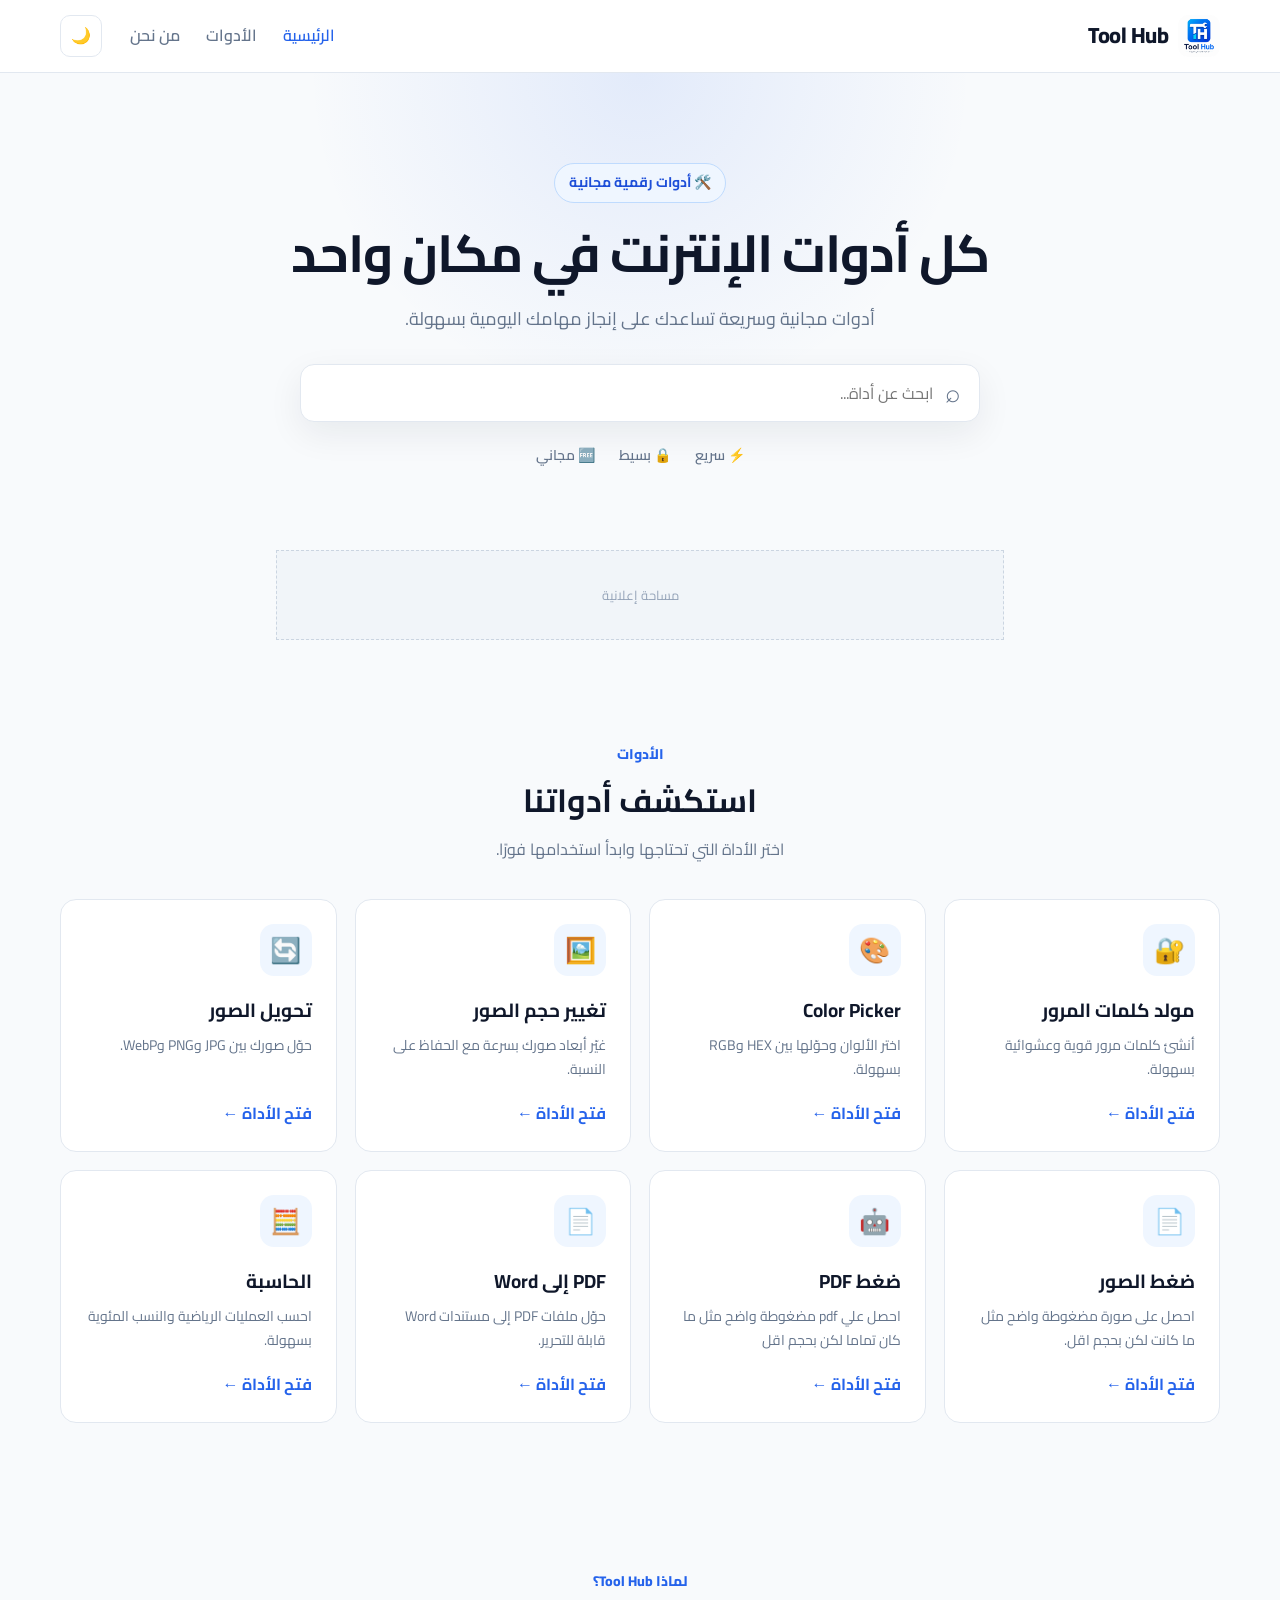
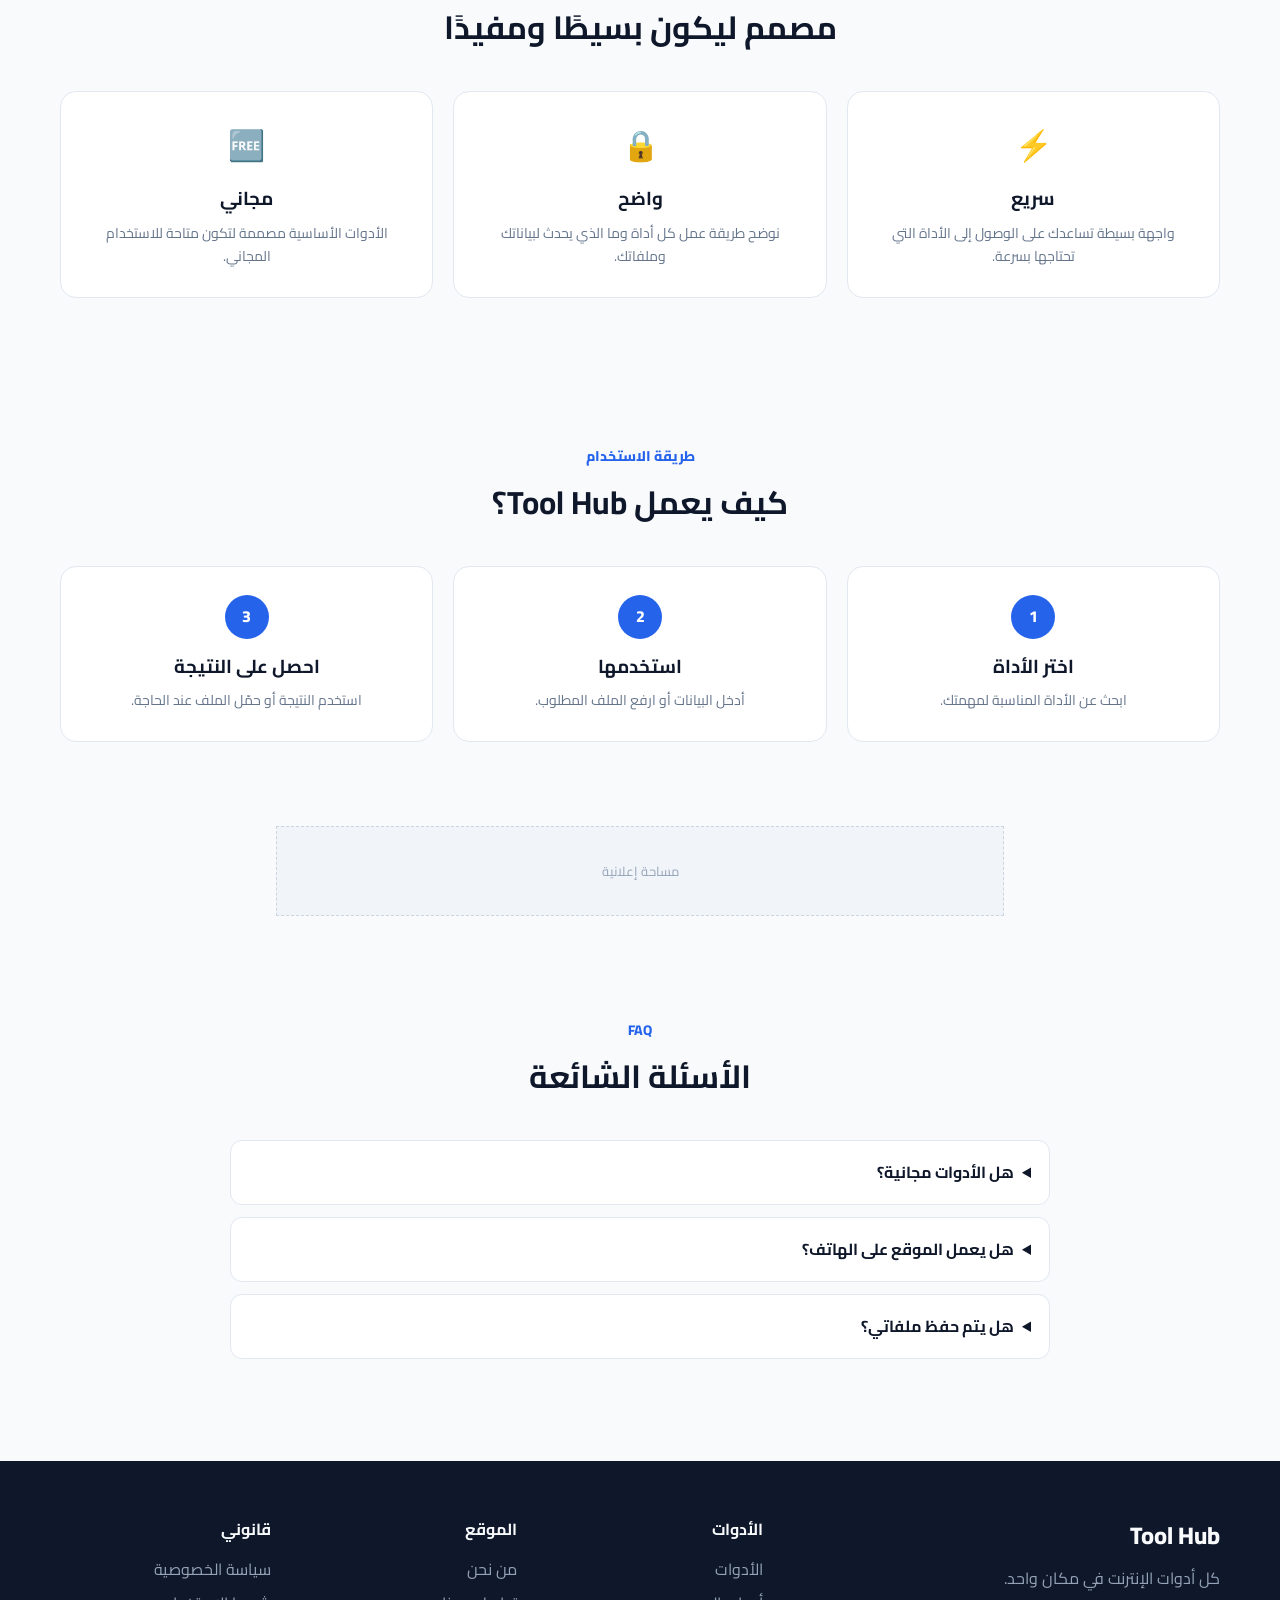
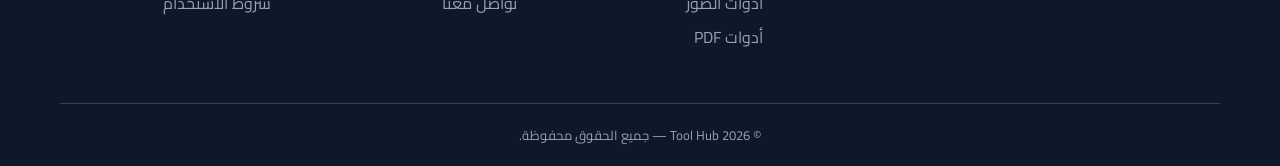
<file: index.html>
<!DOCTYPE html>
<html lang="ar" dir="rtl">
<head>
    <meta charset="UTF-8">
    <meta name="viewport" content="width=device-width, initial-scale=1.0">
    <meta
    name="description"
    content="Tool Hub منصة مجانية تضم أدوات أونلاين للصور وملفات PDF والحسابات، تشمل ضغط الصور وPDF، تغيير حجم الصور، تحويل الصور، تحويل PDF إلى Word والمزيد."
>
<meta name="author" content="abdalrahman wael">
    <title>Tool Hub | كل أدوات الإنترنت في مكان واحد</title>
    <link rel="stylesheet" href="style.css">
</head>
<body>

    <header class="site-header">
        <div class="container header-inner">
            <a id="tools Hup" class="brand" href="index.html" aria-label="Tool Hub - الصفحة الرئيسية">
                <img
                    src="Tool Hub.png"
                    alt="شعار Tool Hub"
                    class="brand-logo"
                >
                <span class="brand-name">Tool Hub</span>
            </a>

            <nav class="main-nav" aria-label="التنقل الرئيسي">
                <a href="index.html" class="active">الرئيسية</a>
                <a href="#tools">الأدوات</a>
                <a href="#about">من نحن</a>
            </nav>

            <button class="theme-toggle" id="themeToggle" type="button" aria-label="تبديل الوضع الليلي">
                🌙
            </button>

            <button class="menu-toggle" id="menuToggle" type="button" aria-label="فتح القائمة">
                ☰
            </button>
        </div>
    </header>

    <main>
        <section class="hero">
            <div class="container hero-content">
                <span class="hero-badge">🛠️ أدوات رقمية مجانية</span>
                <h1>كل أدوات الإنترنت في مكان واحد</h1>
                <p>
                    أدوات مجانية وسريعة تساعدك على إنجاز مهامك اليومية بسهولة.
                </p>

                <div class="search-box">
                    <span class="search-icon" aria-hidden="true">⌕</span>
                    <input
                        id="toolSearch"
                        type="search"
                        placeholder="ابحث عن أداة..."
                        autocomplete="off"
                    >
                </div>

                <div class="hero-features" aria-label="مميزات الموقع">
                    <span>⚡ سريع</span>
                    <span>🔒 بسيط</span>
                    <span>🆓 مجاني</span>
                </div>
            </div>
        </section>

        <section class="ad-section" aria-label="مساحة إعلانية">
            <div class="ad-placeholder">مساحة إعلانية</div>
        </section>

        <section class="tools-section" id="tools">
            <div class="container">
                <div class="section-heading">
                    <span class="section-kicker">الأدوات</span>
                    <h2>استكشف أدواتنا</h2>
                    <p>اختر الأداة التي تحتاجها وابدأ استخدامها فورًا.</p>
                </div>

                <div class="tools-grid" id="toolsGrid">
                    <article class="tool-card" data-search="كلمات المرور password مولد generator">
                        <div class="tool-icon">🔐</div>
                        <h3>مولد كلمات المرور</h3>
                        <p>أنشئ كلمات مرور قوية وعشوائية بسهولة.</p>
                        <a href="مولد كلمات المرور/index.html" class="tool-link">فتح الأداة <span>←</span></a>
                    </article>

                    <article class="tool-card" data-search="color picker ألوان لون hex rgb">
                        <div class="tool-icon">🎨</div>
                        <h3>Color Picker</h3>
                        <p>اختر الألوان وحوّلها بين HEX وRGB بسهولة.</p>
                        <a href="Color Picker/index.html" class="tool-link">فتح الأداة <span>←</span></a>
                    </article>

                    <article class="tool-card" data-search="صور image resizer تغيير حجم">
                        <div class="tool-icon">🖼️</div>
                        <h3>تغيير حجم الصور</h3>
                        <p>غيّر أبعاد صورك بسرعة مع الحفاظ على النسبة.</p>
                        <a href="تغير حجم الصور/index.html" class="tool-link">فتح الأداة <span>←</span></a>
                    </article>

                    <article class="tool-card" data-search="تحويل الصور image converter jpg png webp">
                        <div class="tool-icon">🔄</div>
                        <h3>تحويل الصور</h3>
                        <p>حوّل صورك بين JPG وPNG وWebP.</p>
                        <a href="تحويل الصور/index.html" class="tool-link">فتح الأداة <span>←</span></a>
                    </article>

                    <article class="tool-card" data-search="ضغط صور Image compression">
                        <div class="tool-icon">📄</div>
                        <h3>ضغط الصور</h3>
                        <p>احصل على صورة مضغوطة واضح مثل ما كانت لكن بحجم اقل.</p>
                        <a href="ضغط صورة/index.html" class="tool-link">فتح الأداة <span>←</span></a>
                    </article>

                    <article class="tool-card" data-search="ضغط pdf Compression">
                        <div class="tool-icon">🤖</div>
                        <h3>ضغط PDF</h3>
                        <p>احصل علي pdf مضغوطة واضح مثل ما كان تماما لكن بحجم اقل</p>
                        <a href="ضغط pdf/index.html" class="tool-link">فتح الأداة <span>←</span></a>
                    </article>

                    <article class="tool-card" data-search="pdf word تحويل ملف">
                        <div class="tool-icon">📄</div>
                        <h3>PDF إلى Word</h3>
                        <p>حوّل ملفات PDF إلى مستندات Word قابلة للتحرير.</p>
                        <a href="تحويل word الي pdf/index.html" class="tool-link">فتح الأداة <span>←</span></a>
                    </article>

                    <article class="tool-card" data-search="حاسبة calculator رياضيات نسبة مئوية جمع طرح ضرب قسمة">
                        <div class="tool-icon">🧮</div>
                        <h3>الحاسبة</h3>
                        <p>احسب العمليات الرياضية والنسب المئوية بسهولة.</p>
                        <a href="الحاسبة/index.html" class="tool-link">فتح الأداة <span>←</span></a>
                    </article>
                </div>
            </div>
        </section>

        <section class="why-section" id="about">
            <div class="container">
                <div class="section-heading">
                    <span class="section-kicker">لماذا Tool Hub؟</span>
                    <h2>مصمم ليكون بسيطًا ومفيدًا</h2>
                </div>

                <div class="features-grid">
                    <div class="feature-card">
                        <span class="feature-icon">⚡</span>
                        <h3>سريع</h3>
                        <p>واجهة بسيطة تساعدك على الوصول إلى الأداة التي تحتاجها بسرعة.</p>
                    </div>
                    <div class="feature-card">
                        <span class="feature-icon">🔒</span>
                        <h3>واضح</h3>
                        <p>نوضح طريقة عمل كل أداة وما الذي يحدث لبياناتك وملفاتك.</p>
                    </div>
                    <div class="feature-card">
                        <span class="feature-icon">🆓</span>
                        <h3>مجاني</h3>
                        <p>الأدوات الأساسية مصممة لتكون متاحة للاستخدام المجاني.</p>
                    </div>
                </div>
            </div>
        </section>

        <section class="how-section">
            <div class="container">
                <div class="section-heading">
                    <span class="section-kicker">طريقة الاستخدام</span>
                    <h2>كيف يعمل Tool Hub؟</h2>
                </div>

                <div class="steps-grid">
                    <div class="step">
                        <span class="step-number">1</span>
                        <h3>اختر الأداة</h3>
                        <p>ابحث عن الأداة المناسبة لمهمتك.</p>
                    </div>
                    <div class="step">
                        <span class="step-number">2</span>
                        <h3>استخدمها</h3>
                        <p>أدخل البيانات أو ارفع الملف المطلوب.</p>
                    </div>
                    <div class="step">
                        <span class="step-number">3</span>
                        <h3>احصل على النتيجة</h3>
                        <p>استخدم النتيجة أو حمّل الملف عند الحاجة.</p>
                    </div>
                </div>
            </div>
        </section>

        <section class="ad-section" aria-label="مساحة إعلانية">
            <div class="ad-placeholder">مساحة إعلانية</div>
        </section>

        <section class="faq-section">
            <div class="container faq-container">
                <div class="section-heading">
                    <span class="section-kicker">FAQ</span>
                    <h2>الأسئلة الشائعة</h2>
                </div>

                <div class="faq-list">
                    <details>
                        <summary>هل الأدوات مجانية؟</summary>
                        <p>الأدوات الأساسية في Tool Hub مصممة لتكون مجانية.</p>
                    </details>
                    <details>
                        <summary>هل يعمل الموقع على الهاتف؟</summary>
                        <p>نعم، سنصمم الموقع ليعمل على الهاتف والكمبيوتر والتابلت.</p>
                    </details>
                    <details>
                        <summary>هل يتم حفظ ملفاتي؟</summary>
                        <p>سيتم توضيح طريقة التعامل مع الملفات في صفحة كل أداة وسياسة الخصوصية.</p>
                    </details>
                </div>
            </div>
        </section>
    </main>

    <footer class="site-footer">
        <div class="container footer-grid">
            <div>
                <div class="footer-brand">Tool Hub</div>
                <p>كل أدوات الإنترنت في مكان واحد.</p>
            </div>

            <div>
                <h3>الأدوات</h3>
                <a href="#tools">الأدوات</a>
                <a href="#tools">أدوات الصور</a>
                <a href="#tools">أدوات PDF</a>
            </div>

            <div>
                <h3>الموقع</h3>
                <a href="#about">من نحن</a>
                <a href="#">تواصل معنا</a>
            </div>

            <div>
                <h3>قانوني</h3>
                <a href="#">سياسة الخصوصية</a>
                <a href="#">شروط الاستخدام</a>
            </div>
        </div>

        <div class="container footer-bottom">
            <p>© 2026 Tool Hub — جميع الحقوق محفوظة.</p>
        </div>
    </footer>

    <script src="script.js"></script>
</body>
</html>
</file>
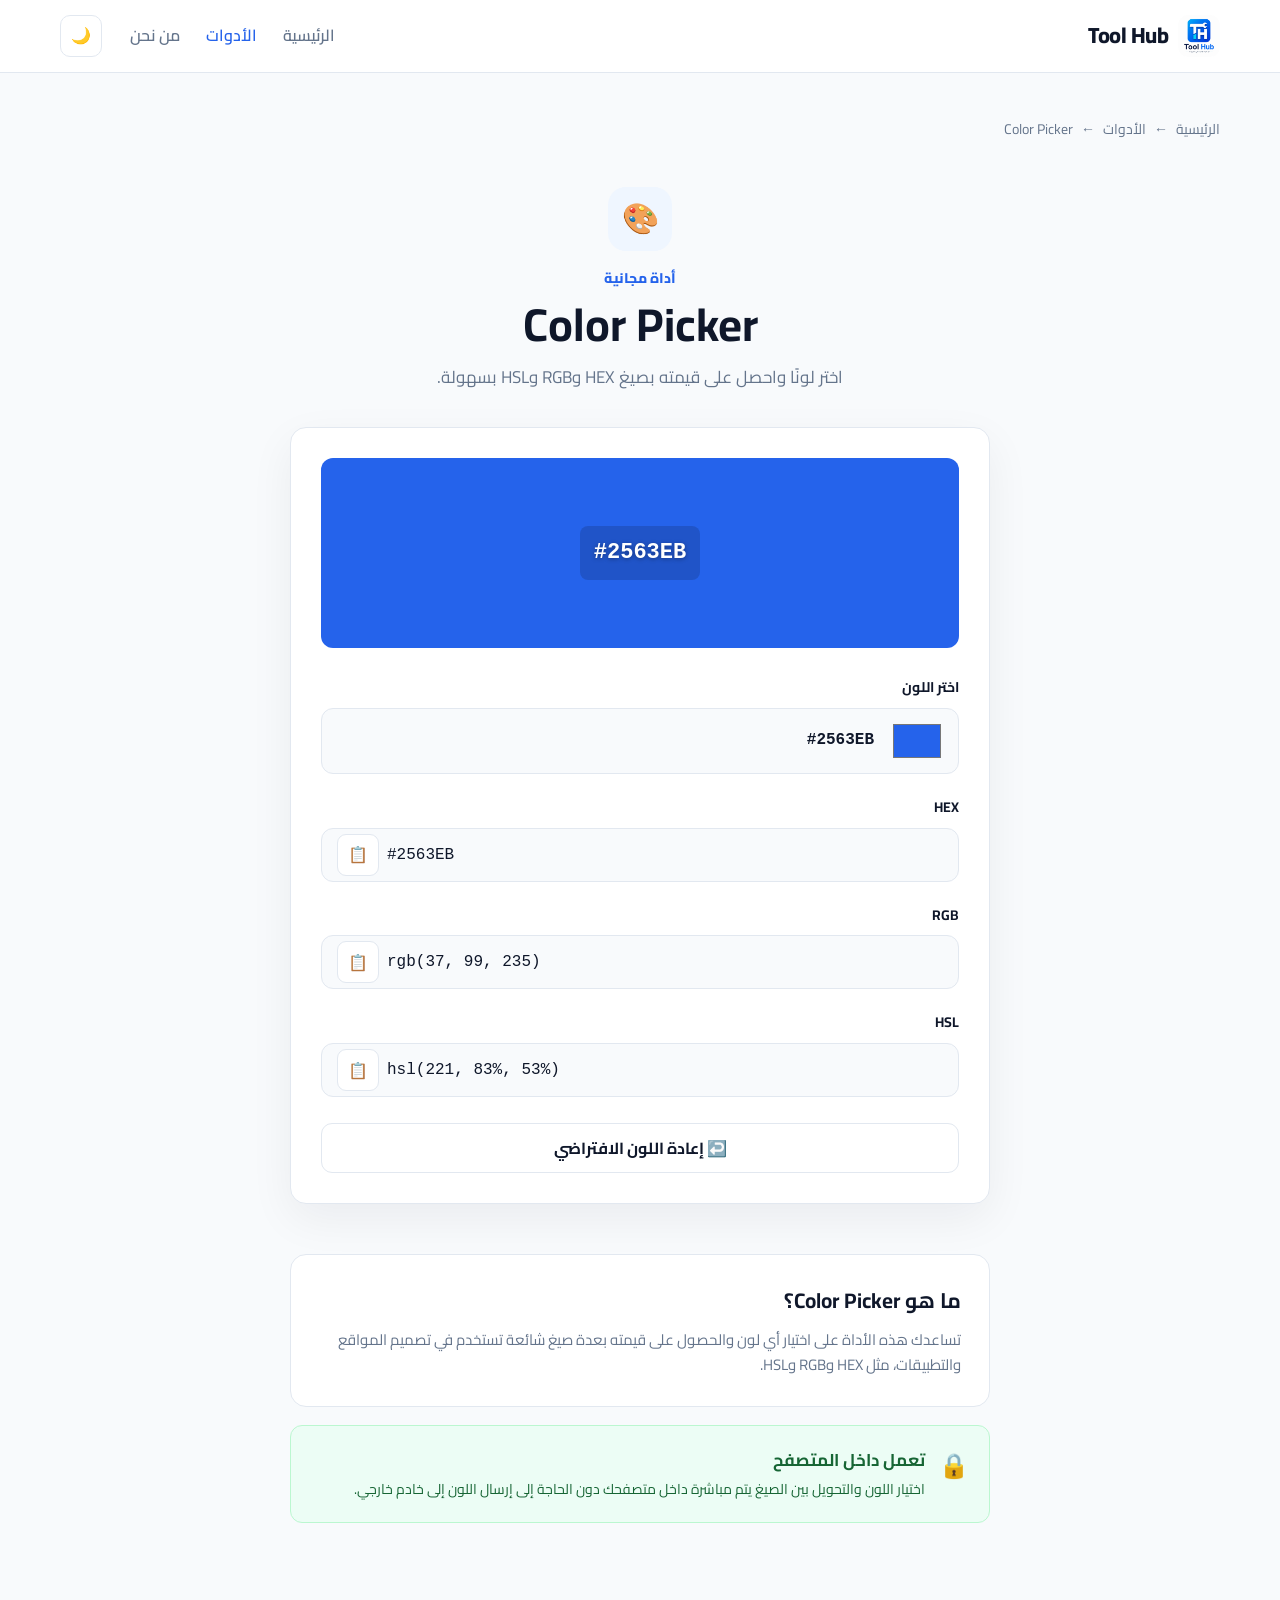
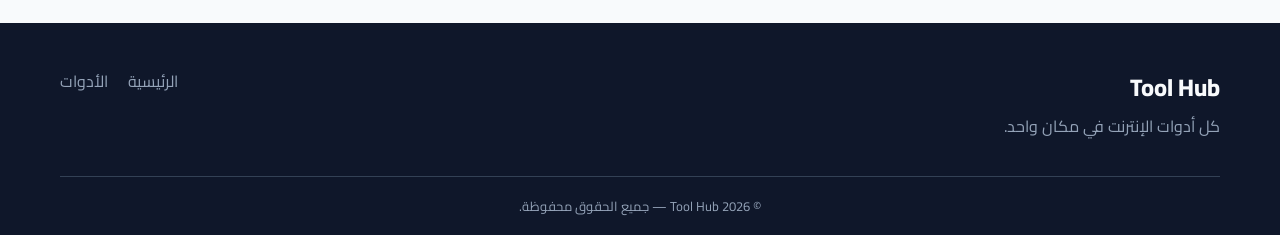
<file: Color Picker/index.html>
<!DOCTYPE html>
<html lang="ar" dir="rtl">

<head>
    <meta charset="UTF-8">

    <meta
        name="viewport"
        content="width=device-width, initial-scale=1.0"
    >

    <meta
    name="description"
    content="أداة Color Picker مجانية من Tool Hub لاختيار الألوان وتحويلها بين HEX وRGB بسهولة. اختر اللون الذي تريده واحصل على أكواد الألوان بسرعة لاستخدامها في التصميم والبرمجة."
>
<meta name="author" content="abdalrahman wael">
    <title>Color Picker | Tool Hub</title>

    <!-- Google Font -->
    <link
        rel="preconnect"
        href="https://fonts.googleapis.com"
    >

    <link
        rel="preconnect"
        href="https://fonts.gstatic.com"
        crossorigin
    >

    <link
        href="https://fonts.googleapis.com/css2?family=Cairo:wght@400;500;600;700;800&display=swap"
        rel="stylesheet"
    >

    <!-- CSS -->
    <link rel="stylesheet" href="style.css">
</head>

<body>

    <!-- ==========================
         Header
    =========================== -->

    <header class="site-header">

        <div class="container header-inner">

            <a
                class="brand"
                href="../index.html"
                aria-label="Tool Hub - الصفحة الرئيسية"
            >

                <img
                    src="Tool Hub.png"
                    alt="شعار Tool Hub"
                    class="brand-logo"
                >

                <span class="brand-name">
                    Tool Hub
                </span>

            </a>


            <nav class="main-nav">

                <a href="../index.html">
                    الرئيسية
                </a>

                <a
                    href="../index.html#tools"
                    class="active"
                >
                    الأدوات
                </a>

                <a href="../index.html#about">
                    من نحن
                </a>

            </nav>


            <button
                class="theme-toggle"
                id="themeToggle"
                type="button"
                aria-label="تفعيل الوضع الليلي"
            >
                🌙
            </button>

        </div>

    </header>


    <!-- ==========================
         Main
    =========================== -->

    <main>

        <section class="tool-page">

            <div class="container">

                <!-- Breadcrumb -->

                <nav
                    class="breadcrumb"
                    aria-label="مسار الصفحة"
                >

                    <a href="../index.html">
                        الرئيسية
                    </a>

                    <span>←</span>

                    <a href="../index.html#tools">
                        الأدوات
                    </a>

                    <span>←</span>

                    <span>
                        Color Picker
                    </span>

                </nav>


                <!-- Tool Heading -->

                <div class="tool-heading">

                    <div class="tool-icon">
                        🎨
                    </div>

                    <span class="section-kicker">
                        أداة مجانية
                    </span>

                    <h1>
                        Color Picker
                    </h1>

                    <p>
                        اختر لونًا واحصل على قيمته بصيغ HEX وRGB وHSL بسهولة.
                    </p>

                </div>


                <!-- ==========================
                     Color Picker Card
                =========================== -->

                <div class="color-picker-card">


                    <!-- Color Preview -->

                    <div
                        class="color-preview"
                        id="colorPreview"
                    >

                        <span id="colorPreviewText">
                            #2563EB
                        </span>

                    </div>


                    <!-- Native Color Picker -->

                    <div class="picker-section">

                        <label for="colorInput">
                            اختر اللون
                        </label>

                        <div class="color-input-wrapper">

                            <input
                                type="color"
                                id="colorInput"
                                value="#2563EB"
                            >

                            <span id="selectedColorText">
                                #2563EB
                            </span>

                        </div>

                    </div>


                    <!-- HEX -->

                    <div class="value-group">

                        <label for="hexValue">
                            HEX
                        </label>

                        <div class="value-box">

                            <input
                                type="text"
                                id="hexValue"
                                value="#2563EB"
                                maxlength="7"
                                spellcheck="false"
                                autocomplete="off"
                                dir="ltr"
                            >

                            <button
                                type="button"
                                class="copy-button"
                                data-copy="hexValue"
                                aria-label="نسخ HEX"
                                title="نسخ HEX"
                            >
                                📋
                            </button>

                        </div>

                    </div>


                    <!-- RGB -->

                    <div class="value-group">

                        <label for="rgbValue">
                            RGB
                        </label>

                        <div class="value-box">

                            <input
                                type="text"
                                id="rgbValue"
                                value="rgb(37, 99, 235)"
                                spellcheck="false"
                                autocomplete="off"
                                dir="ltr"
                            >

                            <button
                                type="button"
                                class="copy-button"
                                data-copy="rgbValue"
                                aria-label="نسخ RGB"
                                title="نسخ RGB"
                            >
                                📋
                            </button>

                        </div>

                    </div>


                    <!-- HSL -->

                    <div class="value-group">

                        <label for="hslValue">
                            HSL
                        </label>

                        <div class="value-box">

                            <input
                                type="text"
                                id="hslValue"
                                value="hsl(221, 83%, 53%)"
                                spellcheck="false"
                                autocomplete="off"
                                dir="ltr"
                            >

                            <button
                                type="button"
                                class="copy-button"
                                data-copy="hslValue"
                                aria-label="نسخ HSL"
                                title="نسخ HSL"
                            >
                                📋
                            </button>

                        </div>

                    </div>


                    <!-- Reset -->

                    <button
                        type="button"
                        class="reset-button"
                        id="resetButton"
                    >
                        ↩️ إعادة اللون الافتراضي
                    </button>

                </div>


                <!-- Information -->

                <section class="info-section">

                    <h2>
                        ما هو Color Picker؟
                    </h2>

                    <p>
                        تساعدك هذه الأداة على اختيار أي لون
                        والحصول على قيمته بعدة صيغ شائعة
                        تستخدم في تصميم المواقع والتطبيقات،
                        مثل HEX وRGB وHSL.
                    </p>

                </section>


                <!-- Privacy -->

                <section class="security-note">

                    <span class="security-icon">
                        🔒
                    </span>

                    <div>

                        <h3>
                            تعمل داخل المتصفح
                        </h3>

                        <p>
                            اختيار اللون والتحويل بين الصيغ
                            يتم مباشرة داخل متصفحك دون الحاجة
                            إلى إرسال اللون إلى خادم خارجي.
                        </p>

                    </div>

                </section>

            </div>

        </section>

    </main>


    <!-- ==========================
         Footer
    =========================== -->

    <footer class="site-footer">

        <div class="container">

            <div class="footer-content">

                <div>

                    <div class="footer-brand">
                        Tool Hub
                    </div>

                    <p>
                        كل أدوات الإنترنت في مكان واحد.
                    </p>

                </div>


                <div class="footer-links">

                    <a href="../../index.html">
                        الرئيسية
                    </a>

                    <a href="../../index.html#tools">
                        الأدوات
                    </a>

                </div>

            </div>


            <div class="footer-bottom">

                © 2026 Tool Hub — جميع الحقوق محفوظة.

            </div>

        </div>

    </footer>


    <!-- JavaScript -->

    <script src="script.js"></script>

</body>

</html>
</file>
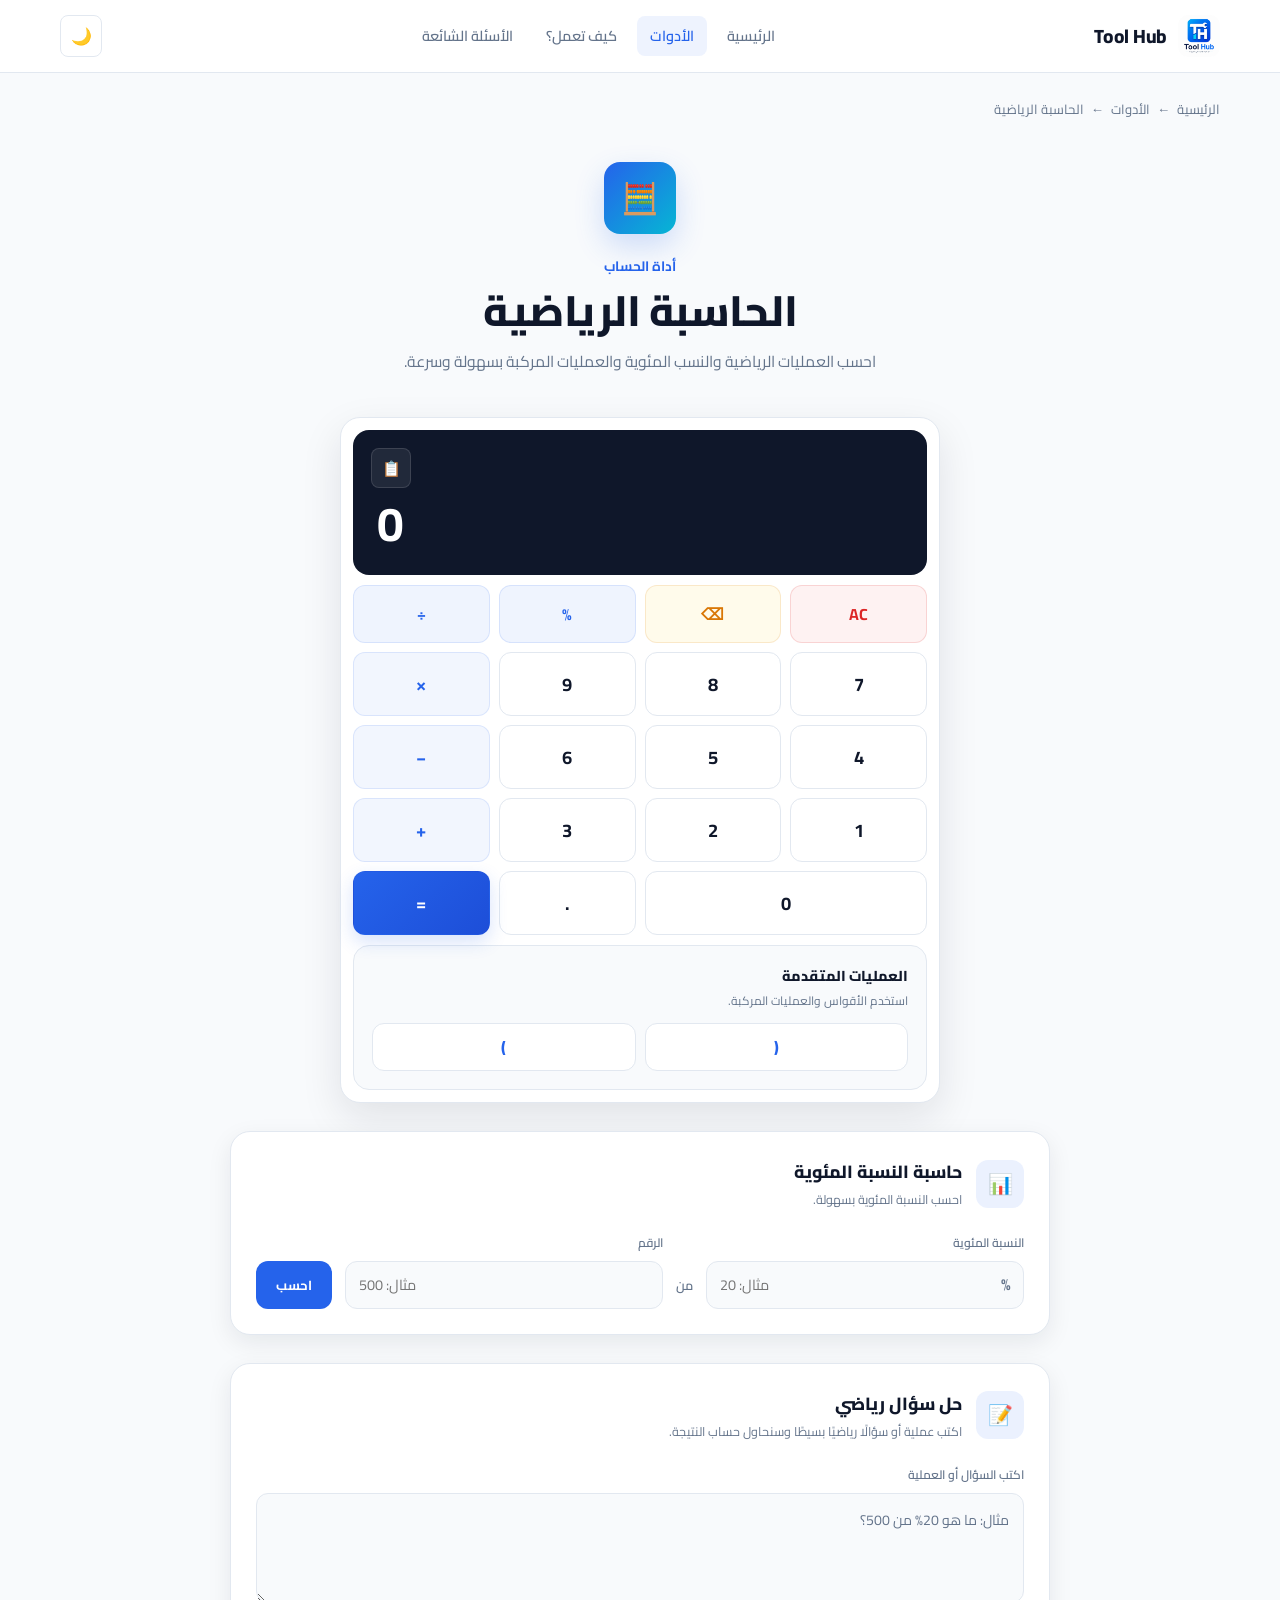
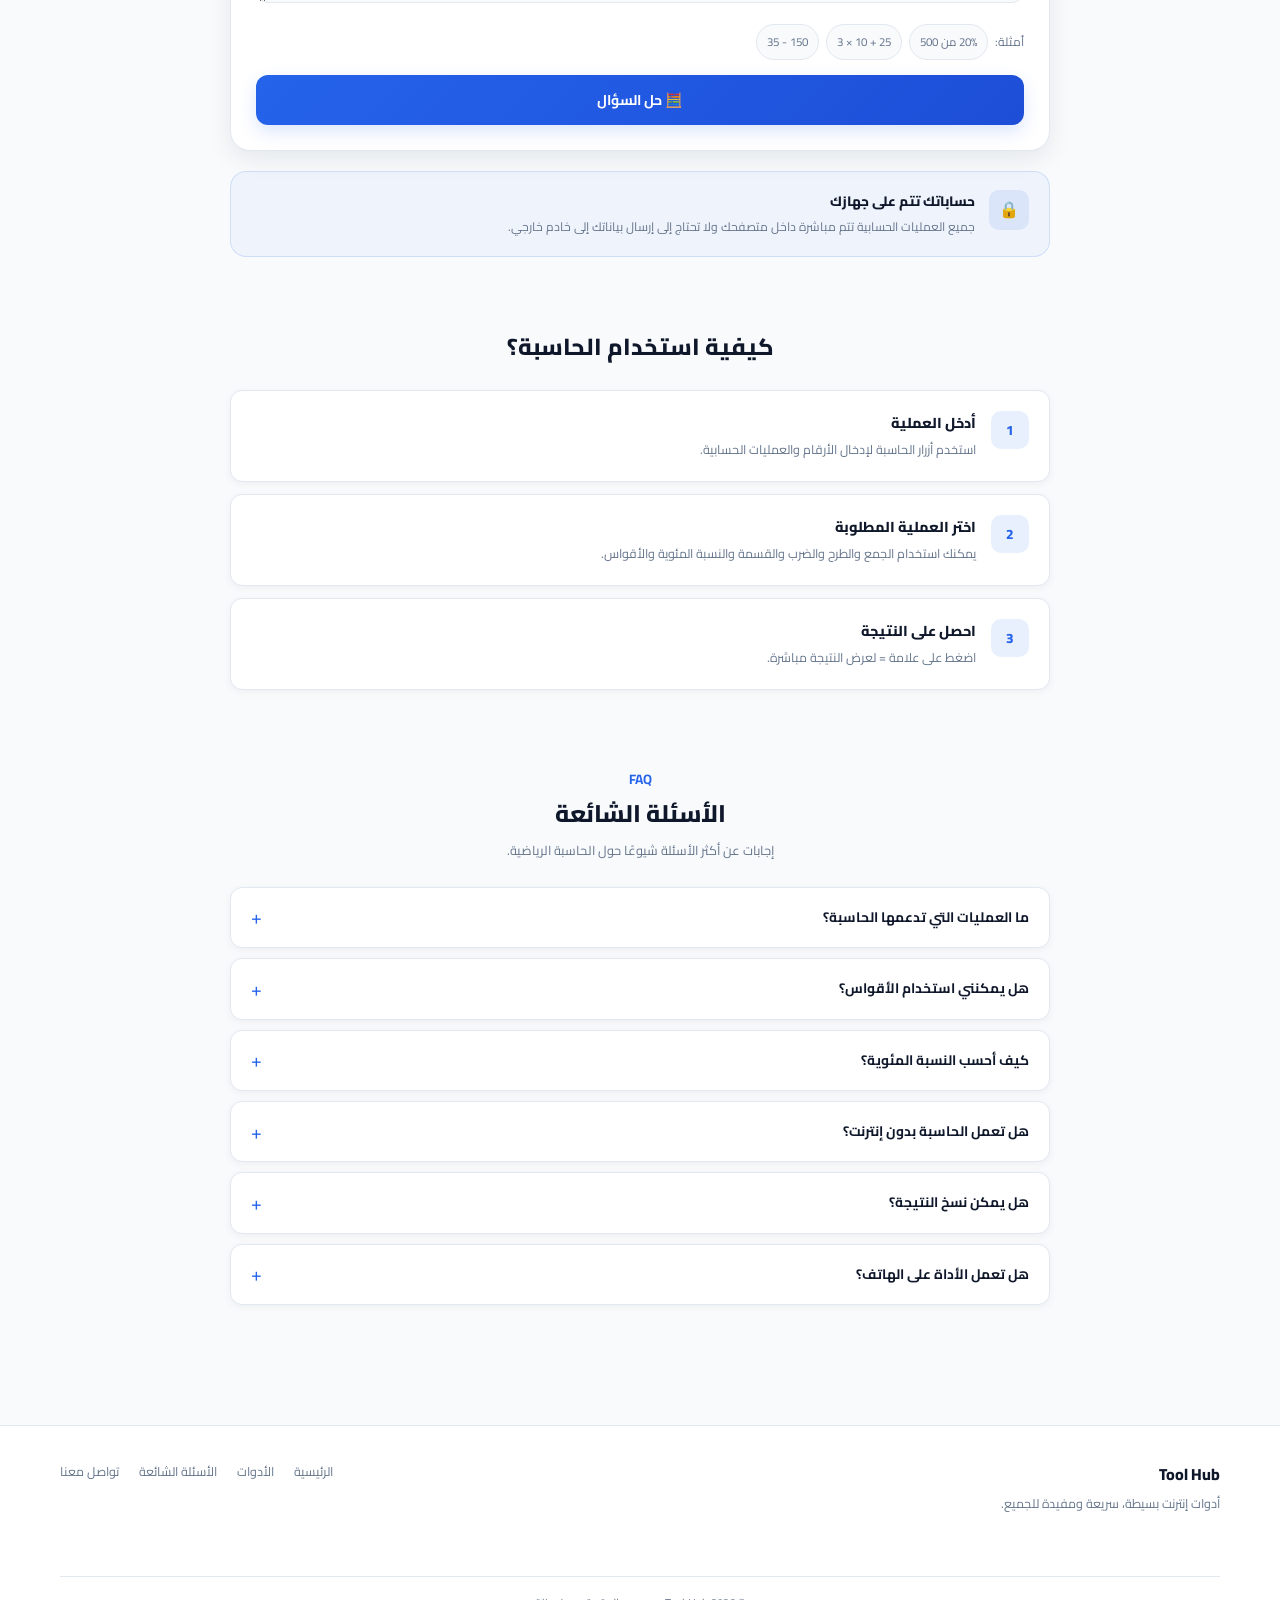
<file: الحاسبة/index.html>
<!DOCTYPE html>
<html lang="ar" dir="rtl">

<head>

    <meta charset="UTF-8">

    <meta
        name="viewport"
        content="width=device-width, initial-scale=1.0"
    >
<meta name="author" content="abdalrahman wael">
    <meta
    name="description"
    content="آلة حاسبة مجانية من Tool Hub لإجراء العمليات الحسابية بسهولة وسرعة، مثل الجمع والطرح والضرب والقسمة والنسب المئوية والأقواس والأرقام العشرية."
>

    <meta
        name="keywords"
        content="حاسبة, حاسبة رياضية, نسبة مئوية, حسابات, Tool Hub"
    >

    <title>
        الحاسبة الرياضية | Tool Hub
    </title>


    <!-- ==================================================
         Google Fonts - Cairo
    =================================================== -->

    <link
        rel="preconnect"
        href="https://fonts.googleapis.com"
    >

    <link
        rel="preconnect"
        href="https://fonts.gstatic.com"
        crossorigin
    >

    <link
        href="https://fonts.googleapis.com/css2?family=Cairo:wght@400;500;600;700;800&display=swap"
        rel="stylesheet"
    >


    <!-- ==================================================
         CSS
    =================================================== -->

    <link
        rel="stylesheet"
        href="style.css"
    >

</head>


<body>


<!-- =====================================================
     Header
====================================================== -->

<header class="site-header">

    <div class="container header-inner">


        <!-- Logo -->

        <a
            href="../index.html"
            class="brand"
            aria-label="Tool Hub - الصفحة الرئيسية"
        >

            <img
                src="Tool Hub.png"
                alt="شعار Tool Hub"
                class="brand-logo"
            >

            <span class="brand-name">
                Tool Hub
            </span>

        </a>


        <!-- Navigation -->

        <nav
            class="main-nav"
            aria-label="القائمة الرئيسية"
        >

            <a href="../index.html">
                الرئيسية
            </a>

            <a
                href="../index.html#tools"
                class="active"
            >
                الأدوات
            </a>

            <a href="../index.html#how">
                كيف تعمل؟
            </a>

            <a href="../index.html#faq">
                الأسئلة الشائعة
            </a>

        </nav>


        <!-- Dark Mode -->

        <button
            type="button"
            class="theme-toggle"
            id="themeToggle"
            aria-label="تفعيل الوضع الليلي"
            title="تغيير المظهر"
        >
            🌙
        </button>

    </div>

</header>



<!-- =====================================================
     Main
====================================================== -->

<main class="tool-page">

    <div class="container">


        <!-- ==================================================
             Breadcrumb
        =================================================== -->

        <div class="breadcrumb">

            <a href="../index.html">
                الرئيسية
            </a>

            <span>
                ←
            </span>

            <a href="../index.html#tools">
                الأدوات
            </a>

            <span>
                ←
            </span>

            <span>
                الحاسبة الرياضية
            </span>

        </div>



        <!-- ==================================================
             Tool Heading
        =================================================== -->

        <section class="tool-heading">

            <div class="tool-icon">
                🧮
            </div>

            <span class="section-kicker">
                أداة الحساب
            </span>

            <h1>
                الحاسبة الرياضية
            </h1>

            <p>
                احسب العمليات الرياضية والنسب المئوية
                والعمليات المركبة بسهولة وسرعة.
            </p>

        </section>



        <!-- ==================================================
             Calculator
        ================================================== -->

        <section
            class="calculator-card"
            aria-label="الحاسبة الرياضية"
        >


            <!-- ==================================================
                 Display
            ================================================== -->

            <div class="calculator-display">


                <!-- Previous Expression -->

                <div
                    class="display-expression"
                    id="displayExpression"
                    aria-label="العملية السابقة"
                ></div>


                <!-- Current Value -->

                <div
                    class="display-value"
                    id="displayValue"
                    aria-live="polite"
                    aria-label="القيمة الحالية"
                >
                    0
                </div>


                <!-- Copy Result -->

                <button
                    type="button"
                    class="copy-result"
                    id="copyResultBtn"
                    title="نسخ النتيجة"
                    aria-label="نسخ النتيجة"
                >
                    📋
                </button>

            </div>



            <!-- ==================================================
                 Calculator Actions
            ================================================== -->

            <div class="calculator-actions">

                <button
                    type="button"
                    class="calculator-action clear-action"
                    id="clearBtn"
                >
                    AC
                </button>

                <button
                    type="button"
                    class="calculator-action delete-action"
                    id="deleteBtn"
                >
                    ⌫
                </button>

                <button
                    type="button"
                    class="calculator-action operator-action"
                    data-operation="%"
                >
                    %
                </button>

                <button
                    type="button"
                    class="calculator-action operator-action"
                    data-operation="/"
                >
                    ÷
                </button>

            </div>



            <!-- ==================================================
                 Calculator Keys
            ================================================== -->

            <div
                class="calculator-grid"
                id="calculatorGrid"
            >


                <!-- Row 1 -->

                <button
                    type="button"
                    class="calculator-key number-key"
                    data-value="7"
                >
                    7
                </button>

                <button
                    type="button"
                    class="calculator-key number-key"
                    data-value="8"
                >
                    8
                </button>

                <button
                    type="button"
                    class="calculator-key number-key"
                    data-value="9"
                >
                    9
                </button>

                <button
                    type="button"
                    class="calculator-key operator-key"
                    data-operation="*"
                >
                    ×
                </button>


                <!-- Row 2 -->

                <button
                    type="button"
                    class="calculator-key number-key"
                    data-value="4"
                >
                    4
                </button>

                <button
                    type="button"
                    class="calculator-key number-key"
                    data-value="5"
                >
                    5
                </button>

                <button
                    type="button"
                    class="calculator-key number-key"
                    data-value="6"
                >
                    6
                </button>

                <button
                    type="button"
                    class="calculator-key operator-key"
                    data-operation="-"
                >
                    −
                </button>


                <!-- Row 3 -->

                <button
                    type="button"
                    class="calculator-key number-key"
                    data-value="1"
                >
                    1
                </button>

                <button
                    type="button"
                    class="calculator-key number-key"
                    data-value="2"
                >
                    2
                </button>

                <button
                    type="button"
                    class="calculator-key number-key"
                    data-value="3"
                >
                    3
                </button>

                <button
                    type="button"
                    class="calculator-key operator-key"
                    data-operation="+"
                >
                    +
                </button>


                <!-- Row 4 -->

                <button
                    type="button"
                    class="calculator-key number-key zero-key"
                    data-value="0"
                >
                    0
                </button>

                <button
                    type="button"
                    class="calculator-key number-key"
                    data-value="."
                >
                    .
                </button>

                <button
                    type="button"
                    class="calculator-key equals-key"
                    id="equalsBtn"
                >
                    =
                </button>

            </div>



            <!-- ==================================================
                 Parentheses
            =================================================== -->

            <div class="advanced-calculator">

                <div class="advanced-heading">

                    <h2>
                        العمليات المتقدمة
                    </h2>

                    <p>
                        استخدم الأقواس والعمليات المركبة.
                    </p>

                </div>


                <div class="advanced-buttons">

                    <button
                        type="button"
                        class="advanced-key"
                        data-value="("
                    >
                        (
                    </button>

                    <button
                        type="button"
                        class="advanced-key"
                        data-value=")"
                    >
                        )
                    </button>

                </div>

            </div>

        </section>



        <!-- ==================================================
             Percentage Calculator
        =================================================== -->

        <section
            class="percentage-section"
            aria-label="حاسبة النسبة المئوية"
        >

            <div class="section-title">

                <div class="section-title-icon">
                    📊
                </div>

                <div>

                    <h2>
                        حاسبة النسبة المئوية
                    </h2>

                    <p>
                        احسب النسبة المئوية بسهولة.
                    </p>

                </div>

            </div>


            <div class="percentage-form">


                <!-- Percentage -->

                <div class="input-group">

                    <label for="percentageValue">
                        النسبة المئوية
                    </label>

                    <div class="input-wrapper">

                        <input
                            type="number"
                            id="percentageValue"
                            placeholder="مثال: 20"
                            inputmode="decimal"
                        >

                        <span>
                            %
                        </span>

                    </div>

                </div>


                <!-- Of -->

                <div class="percentage-symbol">
                    من
                </div>


                <!-- Number -->

                <div class="input-group">

                    <label for="percentageBase">
                        الرقم
                    </label>

                    <input
                        type="number"
                        id="percentageBase"
                        placeholder="مثال: 500"
                        inputmode="decimal"
                    >

                </div>


                <!-- Calculate -->

                <button
                    type="button"
                    class="percentage-button"
                    id="percentageBtn"
                >
                    احسب
                </button>

            </div>


            <!-- Percentage Result -->

            <div
                class="percentage-result"
                id="percentageResult"
                hidden
            >

                <span>
                    النتيجة
                </span>

                <strong id="percentageResultValue">
                    0
                </strong>

            </div>

        </section>



        <!-- ==================================================
             Math Question Solver
        =================================================== -->

        <section
            class="question-section"
            aria-label="حل الأسئلة الرياضية"
        >

            <div class="section-title">

                <div class="section-title-icon">
                    📝
                </div>

                <div>

                    <h2>
                        حل سؤال رياضي
                    </h2>

                    <p>
                        اكتب عملية أو سؤالًا رياضيًا بسيطًا
                        وسنحاول حساب النتيجة.
                    </p>

                </div>

            </div>


            <!-- Question Input -->

            <div class="question-input-wrapper">

                <label for="mathQuestion">
                    اكتب السؤال أو العملية
                </label>

                <textarea
                    id="mathQuestion"
                    rows="3"
                    placeholder="مثال: ما هو 20% من 500؟"
                ></textarea>

            </div>


            <!-- Question Examples -->

            <div class="question-examples">

                <span>
                    أمثلة:
                </span>

                <button
                    type="button"
                    class="example-question"
                    data-question="ما هو 20% من 500؟"
                >
                    20% من 500
                </button>

                <button
                    type="button"
                    class="example-question"
                    data-question="25 + 10 × 3"
                >
                    25 + 10 × 3
                </button>

                <button
                    type="button"
                    class="example-question"
                    data-question="إذا كان معي 150 ودفعت 35، كم يتبقى؟"
                >
                    150 - 35
                </button>

            </div>


            <!-- Solve -->

            <button
                type="button"
                class="solve-question-button"
                id="solveQuestionBtn"
            >
                🧮 حل السؤال
            </button>


            <!-- Question Result -->

            <div
                class="question-result"
                id="questionResult"
                hidden
            >

                <div class="question-result-icon">
                    ✓
                </div>

                <div>

                    <span>
                        النتيجة
                    </span>

                    <strong id="questionResultValue">
                        -
                    </strong>

                </div>

            </div>

        </section>



        <!-- ==================================================
             Security Note
        =================================================== -->

        <section class="security-note">

            <div class="security-icon">
                🔒
            </div>

            <div>

                <h3>
                    حساباتك تتم على جهازك
                </h3>

                <p>
                    جميع العمليات الحسابية تتم مباشرة داخل
                    متصفحك ولا تحتاج إلى إرسال بياناتك إلى
                    خادم خارجي.
                </p>

            </div>

        </section>



        <!-- ==================================================
             How To Use
        =================================================== -->

        <section class="info-section">

            <h2>
                كيفية استخدام الحاسبة؟
            </h2>


            <div class="info-steps">


                <!-- Step 1 -->

                <div class="info-step">

                    <span class="step-number">
                        1
                    </span>

                    <div>

                        <h3>
                            أدخل العملية
                        </h3>

                        <p>
                            استخدم أزرار الحاسبة لإدخال
                            الأرقام والعمليات الحسابية.
                        </p>

                    </div>

                </div>


                <!-- Step 2 -->

                <div class="info-step">

                    <span class="step-number">
                        2
                    </span>

                    <div>

                        <h3>
                            اختر العملية المطلوبة
                        </h3>

                        <p>
                            يمكنك استخدام الجمع والطرح والضرب
                            والقسمة والنسبة المئوية والأقواس.
                        </p>

                    </div>

                </div>


                <!-- Step 3 -->

                <div class="info-step">

                    <span class="step-number">
                        3
                    </span>

                    <div>

                        <h3>
                            احصل على النتيجة
                        </h3>

                        <p>
                            اضغط على علامة =
                            لعرض النتيجة مباشرة.
                        </p>

                    </div>

                </div>


            </div>

        </section>



        <!-- ==================================================
             FAQ
        =================================================== -->

        <section
            class="faq-section"
            id="faq"
        >

            <div class="faq-heading">

                <span class="section-kicker">
                    FAQ
                </span>

                <h2>
                    الأسئلة الشائعة
                </h2>

                <p>
                    إجابات عن أكثر الأسئلة شيوعًا حول
                    الحاسبة الرياضية.
                </p>

            </div>


            <div class="faq-list">


                <!-- FAQ 1 -->

                <details class="faq-item">

                    <summary>
                        ما العمليات التي تدعمها الحاسبة؟
                    </summary>

                    <div class="faq-answer">

                        <p>
                            تدعم الحاسبة الجمع والطرح والضرب
                            والقسمة والنسب المئوية والأرقام
                            العشرية والأقواس والعمليات المركبة.
                        </p>

                    </div>

                </details>


                <!-- FAQ 2 -->

                <details class="faq-item">

                    <summary>
                        هل يمكنني استخدام الأقواس؟
                    </summary>

                    <div class="faq-answer">

                        <p>
                            نعم، يمكنك استخدام الأقواس لتنظيم
                            العمليات الحسابية وتحديد ترتيب
                            تنفيذ العمليات.
                        </p>

                    </div>

                </details>


                <!-- FAQ 3 -->

                <details class="faq-item">

                    <summary>
                        كيف أحسب النسبة المئوية؟
                    </summary>

                    <div class="faq-answer">

                        <p>
                            أدخل النسبة المطلوبة والرقم الأساسي
                            في حاسبة النسبة المئوية، ثم اضغط
                            على زر "احسب".
                        </p>

                    </div>

                </details>


                <!-- FAQ 4 -->

                <details class="faq-item">

                    <summary>
                        هل تعمل الحاسبة بدون إنترنت؟
                    </summary>

                    <div class="faq-answer">

                        <p>
                            نعم، بعد تحميل الصفحة يمكن إجراء
                            العمليات الحسابية مباشرة داخل
                            المتصفح دون الحاجة إلى خادم.
                        </p>

                    </div>

                </details>


                <!-- FAQ 5 -->

                <details class="faq-item">

                    <summary>
                        هل يمكن نسخ النتيجة؟
                    </summary>

                    <div class="faq-answer">

                        <p>
                            نعم، يمكنك الضغط على زر النسخ
                            الموجود بجانب نتيجة الحاسبة
                            لنسخها إلى الحافظة.
                        </p>

                    </div>

                </details>


                <!-- FAQ 6 -->

                <details class="faq-item">

                    <summary>
                        هل تعمل الأداة على الهاتف؟
                    </summary>

                    <div class="faq-answer">

                        <p>
                            نعم، سيتم تصميم الأداة لتعمل
                            بشكل متجاوب على الهواتف والأجهزة
                            اللوحية وأجهزة الكمبيوتر.
                        </p>

                    </div>

                </details>


            </div>

        </section>



    </div>

</main>



<!-- =====================================================
     Footer
====================================================== -->

<footer class="site-footer">

    <div class="container">


        <div class="footer-content">


            <!-- Footer Brand -->

            <div>

                <div class="footer-brand">
                    Tool Hub
                </div>

                <p>
                    أدوات إنترنت بسيطة،
                    سريعة ومفيدة للجميع.
                </p>

            </div>


            <!-- Footer Links -->

            <div class="footer-links">

                <a href="../../index.html">
                    الرئيسية
                </a>

                <a href="../../index.html#tools">
                    الأدوات
                </a>

                <a href="../../index.html#faq">
                    الأسئلة الشائعة
                </a>

                <a href="../../index.html#contact">
                    تواصل معنا
                </a>

            </div>


        </div>


        <div class="footer-bottom">

            © 2026 Tool Hub —
            جميع الحقوق محفوظة

        </div>


    </div>

</footer>



<!-- =====================================================
     JavaScript
====================================================== -->

<script src="script.js"></script>


</body>

</html>
</file>
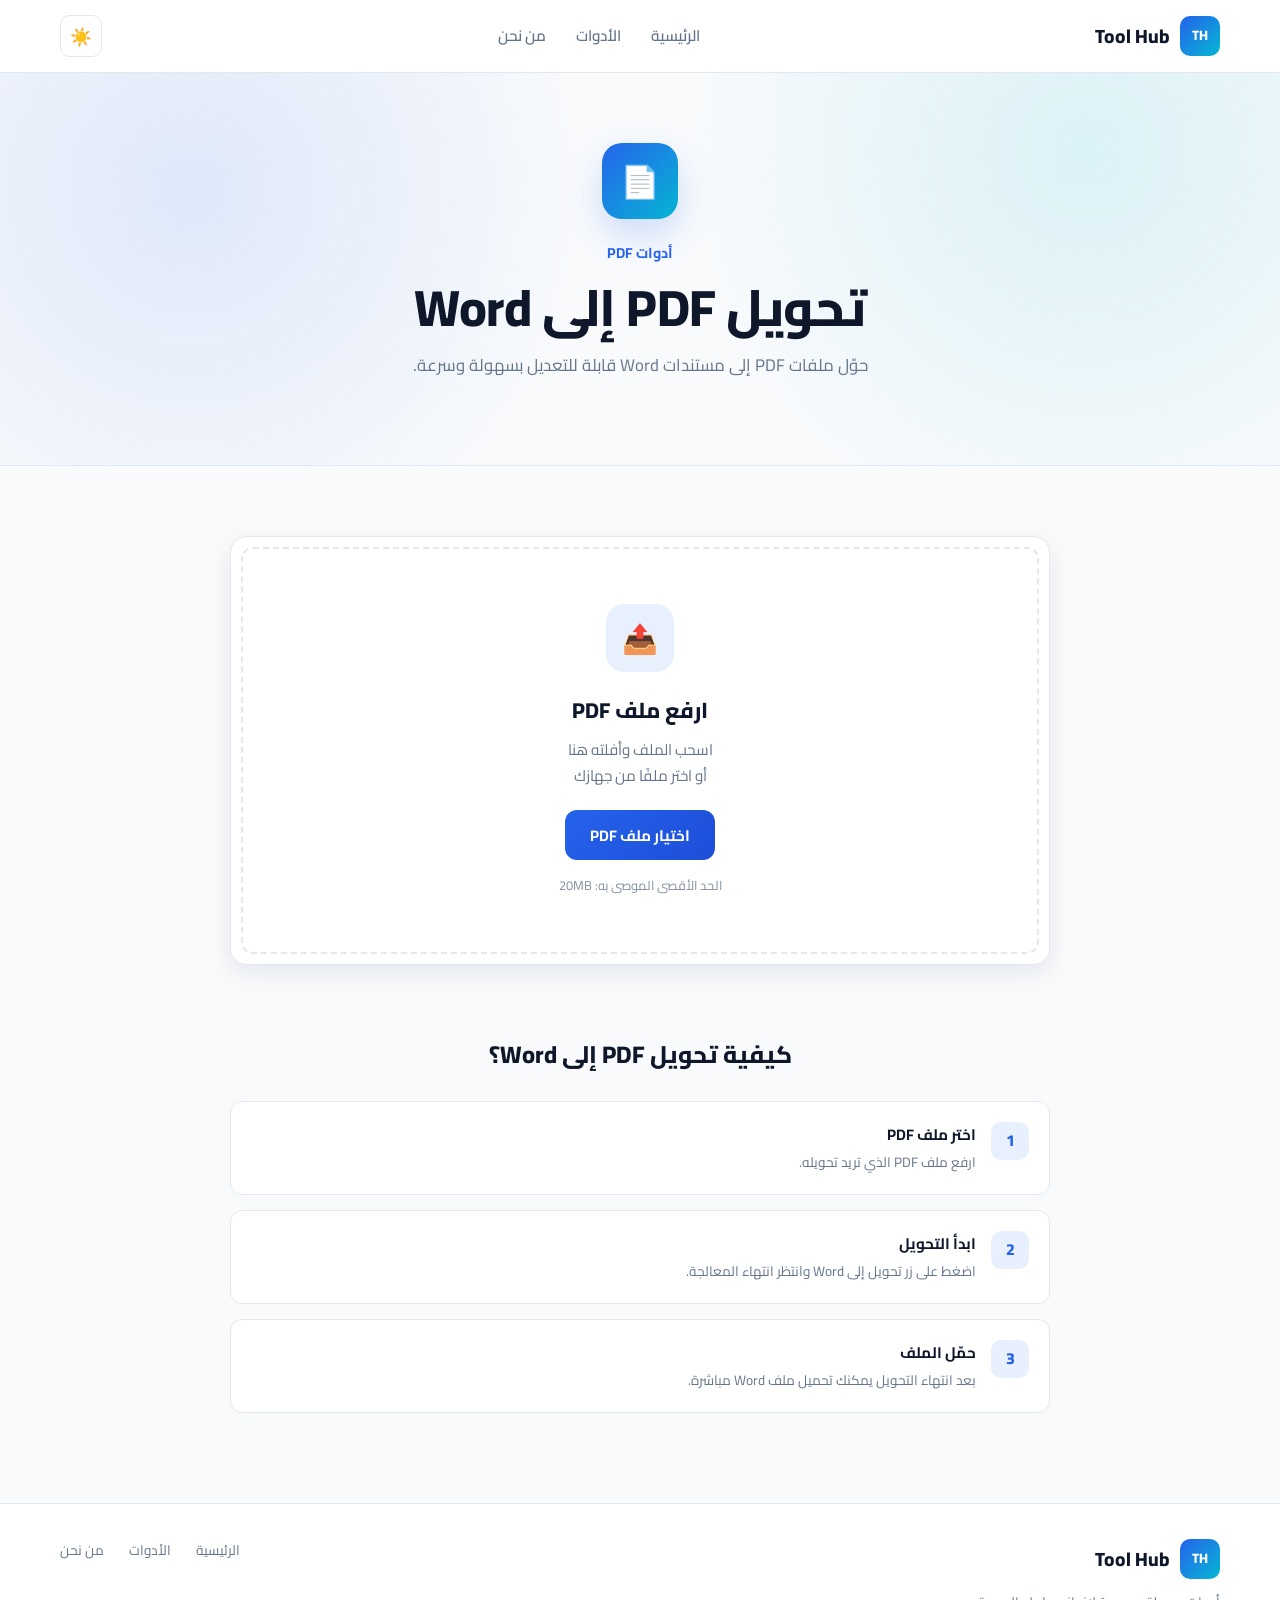
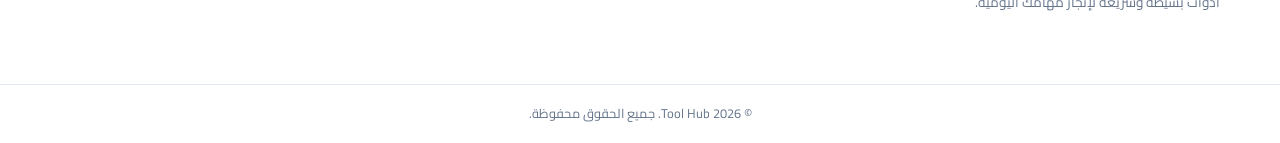
<file: تحويل word الي pdf/index.html>
<!DOCTYPE html>
<html lang="ar" dir="rtl">
<head>
    <meta charset="UTF-8">

    <meta name="viewport"
          content="width=device-width, initial-scale=1.0">

    <meta
    name="description"
    content="أداة مجانية من Tool Hub لتحويل ملفات PDF إلى Word بسهولة وسرعة. حوّل ملفات PDF إلى مستندات Word قابلة للتحرير بصيغة DOCX دون الحاجة إلى تثبيت برامج."
>
<meta name="author" content="abdalrahman wael">
    <title>تحويل PDF إلى Word | Tool Hub</title>

    <!-- Google Font -->
    <link rel="preconnect" href="https://fonts.googleapis.com">
    <link rel="preconnect" href="https://fonts.gstatic.com" crossorigin>

    <link href="https://fonts.googleapis.com/css2?family=Cairo:wght@400;500;600;700;800&display=swap"
          rel="stylesheet">

    <!-- Main CSS -->
    <link rel="stylesheet" href="style.css">
</head>

<body>

    <!-- ================================
         Header
    ================================= -->

    <header class="header">

        <div class="container header-content">

            <!-- Logo -->
            <a href="../index.html" class="logo">
                <span class="logo-icon">TH</span>
                <span class="logo-text">Tool Hub</span>
            </a>

            <!-- Navigation -->
            <nav class="nav">

                <a href="../index.html" class="nav-link">
                    الرئيسية
                </a>

                <a href="../index.html#tools" class="nav-link">
                    الأدوات
                </a>

                <a href="../index.html#about" class="nav-link">
                    من نحن
                </a>

            </nav>

            <!-- Header Actions -->
            <div class="header-actions">

                <button
                    type="button"
                    class="theme-toggle"
                    id="themeToggle"
                    aria-label="تغيير المظهر"
                    title="تغيير المظهر">

                    <span id="themeIcon">☀️</span>

                </button>

                <button
                    type="button"
                    class="menu-toggle"
                    id="menuToggle"
                    aria-label="فتح القائمة">

                    ☰

                </button>

            </div>

        </div>

    </header>


    <!-- ================================
         Main
    ================================= -->

    <main>

        <!-- Hero Section -->
        <section class="tool-hero">

            <div class="container">

                <div class="hero-content">

                    <div class="tool-icon-large">
                        📄
                    </div>

                    <span class="tool-category">
                        أدوات PDF
                    </span>

                    <h1>
                        تحويل PDF إلى Word
                    </h1>

                    <p>
                        حوّل ملفات PDF إلى مستندات Word قابلة للتعديل
                        بسهولة وسرعة.
                    </p>

                </div>

            </div>

        </section>


        <!-- ================================
             Tool Section
        ================================= -->

        <section class="tool-section">

            <div class="container">

                <div class="tool-wrapper">

                    <!-- Upload Card -->

                    <div class="tool-card" id="uploadCard">

                        <div class="upload-area" id="uploadArea">

                            <div class="upload-icon">
                                📤
                            </div>

                            <h2>
                                ارفع ملف PDF
                            </h2>

                            <p>
                                اسحب الملف وأفلته هنا
                                <br>
                                أو اختر ملفًا من جهازك
                            </p>

                            <button
                                type="button"
                                class="primary-button"
                                id="selectFileBtn">

                                اختيار ملف PDF

                            </button>

                            <p class="upload-note">
                                الحد الأقصى الموصى به: 20MB
                            </p>

                            <input
                                type="file"
                                id="fileInput"
                                accept=".pdf,application/pdf"
                                hidden>

                        </div>

                    </div>


                    <!-- File Preview -->

                    <div
                        class="file-card hidden"
                        id="fileCard">

                        <div class="file-info">

                            <div class="file-icon">
                                📄
                            </div>

                            <div class="file-details">

                                <h3 id="fileName">
                                    document.pdf
                                </h3>

                                <span id="fileSize">
                                    0 KB
                                </span>

                            </div>

                        </div>


                        <button
                            type="button"
                            class="remove-button"
                            id="removeFileBtn"
                            aria-label="إزالة الملف"
                            title="إزالة الملف">

                            ✕

                        </button>

                    </div>


                    <!-- Convert Button -->

                    <button
                        type="button"
                        class="convert-button hidden"
                        id="convertBtn">

                        <span id="convertText">
                            تحويل إلى Word
                        </span>

                    </button>


                    <!-- Progress -->

                    <div
                        class="progress-card hidden"
                        id="progressCard">

                        <div class="progress-header">

                            <span>
                                جاري تحويل الملف...
                            </span>

                            <span id="progressPercent">
                                0%
                            </span>

                        </div>

                        <div class="progress-bar">

                            <div
                                class="progress-fill"
                                id="progressFill">
                            </div>

                        </div>

                        <p>
                            يرجى الانتظار حتى انتهاء عملية التحويل.
                        </p>

                    </div>


                    <!-- Success -->

                    <div
                        class="result-card hidden"
                        id="resultCard">

                        <div class="success-icon">
                            ✓
                        </div>

                        <h2>
                            تم تحويل الملف بنجاح
                        </h2>

                        <p>
                            أصبح ملف Word جاهزًا للتحميل.
                        </p>

                        <a
                            href="#"
                            class="download-button"
                            id="downloadBtn"
                            download>

                            📥 تحميل ملف Word

                        </a>

                        <button
                            type="button"
                            class="secondary-button"
                            id="newFileBtn">

                            تحويل ملف آخر

                        </button>

                    </div>


                    <!-- Error -->

                    <div
                        class="error-card hidden"
                        id="errorCard">

                        <div class="error-icon">
                            !
                        </div>

                        <h3>
                            حدث خطأ
                        </h3>

                        <p id="errorMessage">
                            تعذر تحويل الملف.
                        </p>

                        <button
                            type="button"
                            class="secondary-button"
                            id="retryBtn">

                            المحاولة مرة أخرى

                        </button>

                    </div>


                    <!-- Information -->

                    <div class="info-section">

                        <h2>
                            كيفية تحويل PDF إلى Word؟
                        </h2>

                        <div class="steps">

                            <div class="step">

                                <span class="step-number">
                                    1
                                </span>

                                <div>
                                    <h3>
                                        اختر ملف PDF
                                    </h3>

                                    <p>
                                        ارفع ملف PDF الذي تريد تحويله.
                                    </p>
                                </div>

                            </div>


                            <div class="step">

                                <span class="step-number">
                                    2
                                </span>

                                <div>
                                    <h3>
                                        ابدأ التحويل
                                    </h3>

                                    <p>
                                        اضغط على زر تحويل إلى Word
                                        وانتظر انتهاء المعالجة.
                                    </p>
                                </div>

                            </div>


                            <div class="step">

                                <span class="step-number">
                                    3
                                </span>

                                <div>
                                    <h3>
                                        حمّل الملف
                                    </h3>

                                    <p>
                                        بعد انتهاء التحويل يمكنك تحميل
                                        ملف Word مباشرة.
                                    </p>
                                </div>

                            </div>

                        </div>

                    </div>

                </div>

            </div>

        </section>

    </main>


    <!-- ================================
         Footer
    ================================= -->

    <footer class="footer">

        <div class="container footer-content">

            <div class="footer-brand">

                <div class="logo">
                    <span class="logo-icon">TH</span>
                    <span class="logo-text">Tool Hub</span>
                </div>

                <p>
                    أدوات بسيطة وسريعة لإنجاز مهامك اليومية.
                </p>

            </div>


            <div class="footer-links">

                <a href="../index.html">
                    الرئيسية
                </a>

                <a href="../index.html#tools">
                    الأدوات
                </a>

                <a href="../index.html#about">
                     من نحن
                </a>

            </div>

        </div>


        <div class="footer-bottom">

            <p>
                © 2026 Tool Hub. جميع الحقوق محفوظة.
            </p>

        </div>

    </footer>


    <!-- Main JavaScript -->
    <script src="script.js"></script>

</body>
</html>
</file>
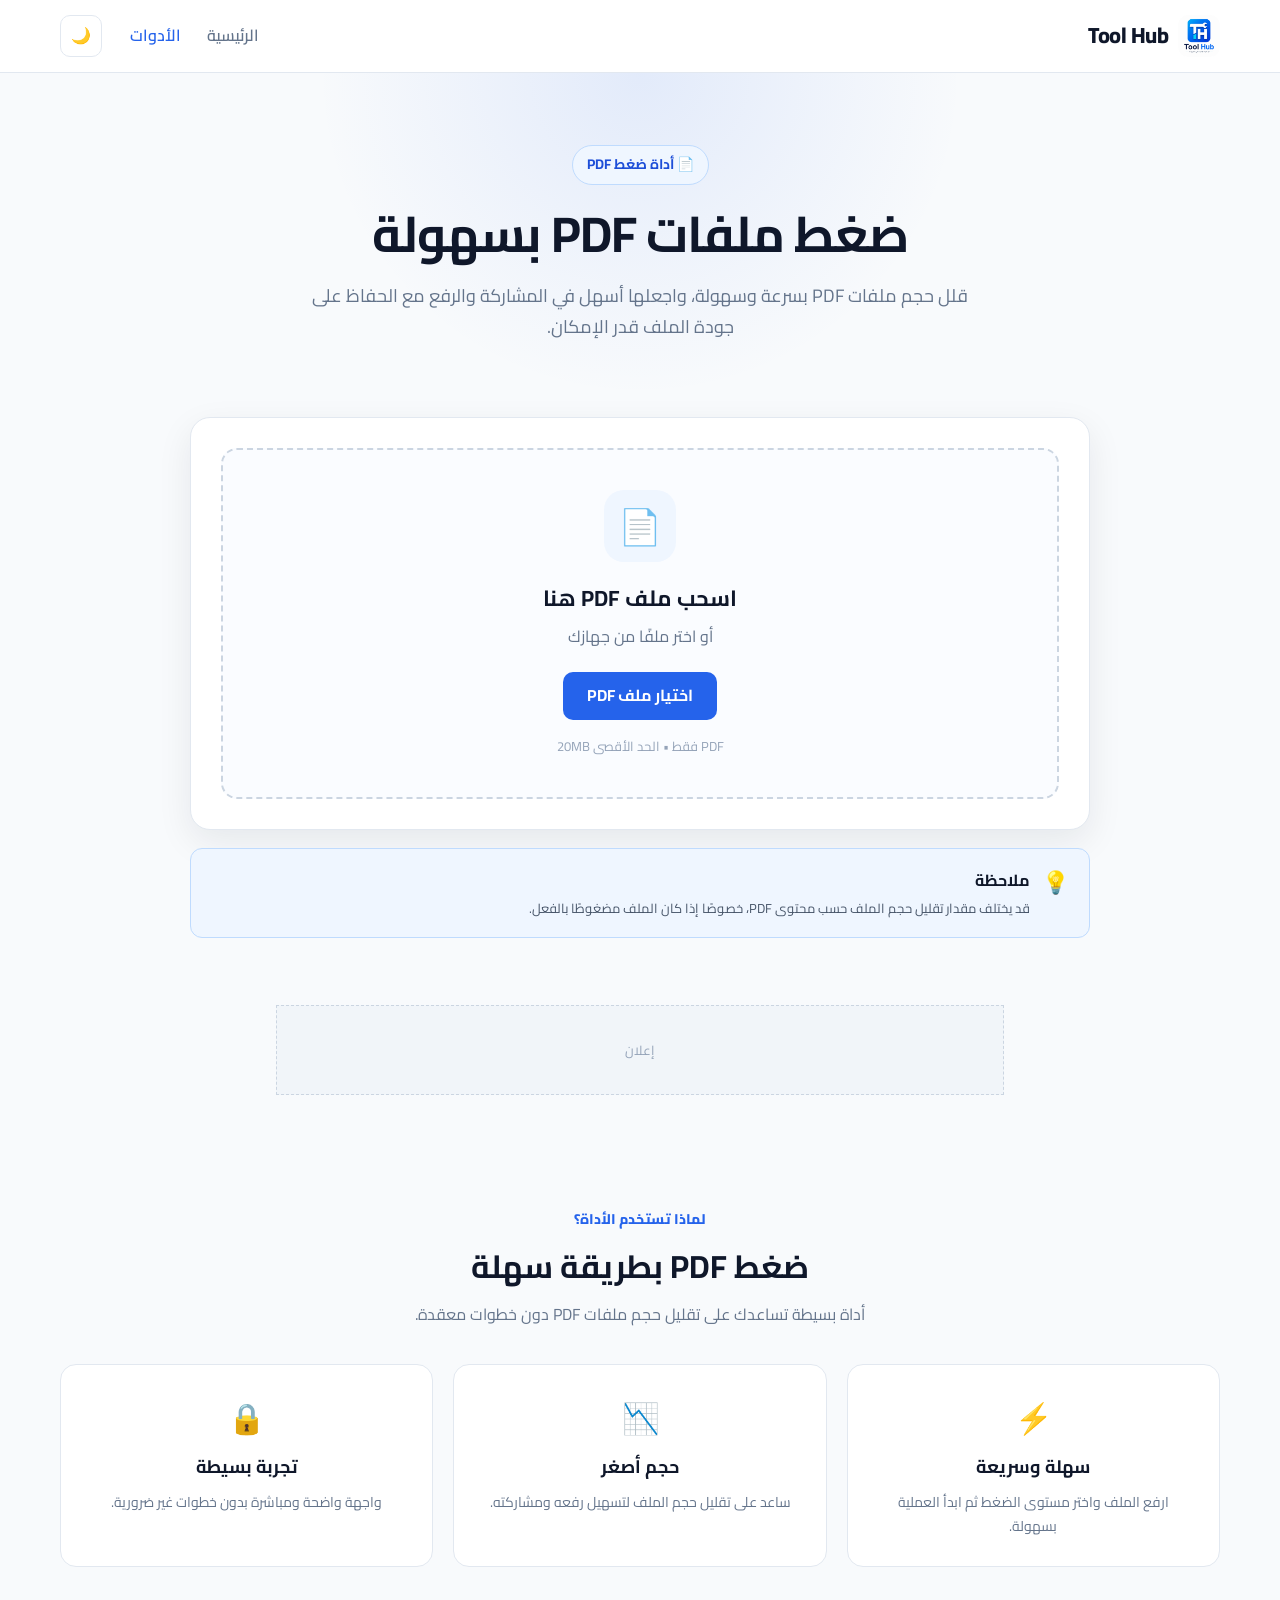
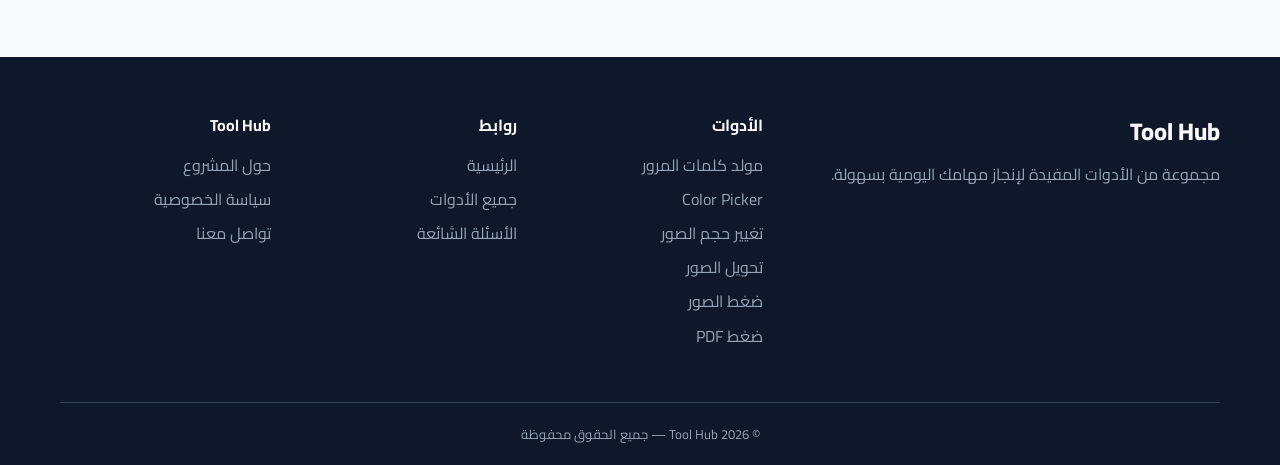
<file: ضغط pdf/index.html>
<!DOCTYPE html>
<html lang="ar" dir="rtl">

<head>

    <meta charset="UTF-8">

    <meta
        name="viewport"
        content="width=device-width, initial-scale=1.0"
    >

   <meta
    name="description"
    content="أداة ضغط PDF مجانية من Tool Hub لتقليل حجم ملفات PDF بسهولة وسرعة، مع الحفاظ على جودة مناسبة. صغّر حجم ملف PDF واجعله أسهل للمشاركة والتخزين."
>
<meta name="author" content="abdalrahman wael">
    <title>ضغط PDF | Tool Hub</title>

    <!-- Google Font -->
    <link
        rel="preconnect"
        href="https://fonts.googleapis.com"
    >

    <link
        rel="preconnect"
        href="https://fonts.gstatic.com"
        crossorigin
    >

    <link
        href="https://fonts.googleapis.com/css2?family=Cairo:wght@400;500;600;700;800&display=swap"
        rel="stylesheet"
    >

    <!-- Tool CSS -->
    <link
        rel="stylesheet"
        href="style.css"
    >

</head>


<body>


<!-- ========================================
     Header
======================================== -->

<header class="site-header">

    <div class="container header-inner">


        <!-- Brand -->

        <a
            href="../index.html"
            class="brand"
        >

            <img
                src="Tool Hub.png"
                alt="Tool Hub"
                class="brand-logo"
            >

            <span class="brand-name">
                Tool Hub
            </span>

        </a>


        <!-- Navigation -->

        <nav class="main-nav">

            <a
                href="../index.html"
            >
                الرئيسية
            </a>

            <a
                href="../index.html#tools"
                class="active"
            >
                الأدوات
            </a>

        </nav>


        <!-- Theme -->

        <button
            type="button"
            class="theme-toggle"
            id="themeToggle"
            aria-label="تفعيل الوضع الليلي"
        >
            🌙
        </button>


        <!-- Mobile Menu -->

        <button
            type="button"
            class="menu-toggle"
            id="menuToggle"
            aria-label="فتح القائمة"
        >
            ☰
        </button>


    </div>

</header>



<!-- ========================================
     Main
======================================== -->

<main>


    <!-- ====================================
         Tool Hero
    ==================================== -->

    <section class="tool-hero">

        <div class="container">


            <div class="tool-hero-content">


                <span class="tool-badge">
                    📄 أداة ضغط PDF
                </span>


                <h1>
                    ضغط ملفات PDF بسهولة
                </h1>


                <p>
                    قلل حجم ملفات PDF بسرعة وسهولة،
                    واجعلها أسهل في المشاركة والرفع
                    مع الحفاظ على جودة الملف قدر الإمكان.
                </p>


            </div>


        </div>

    </section>



    <!-- ====================================
         Tool
    ==================================== -->

    <section class="tool-section">

        <div class="container tool-container">


            <!-- =================================
                 Upload Card
            ================================== -->

            <div
                class="tool-card"
                id="toolCard"
            >


                <!-- Upload Area -->

                <div
                    class="upload-area"
                    id="uploadArea"
                >

                    <div class="upload-icon">
                        📄
                    </div>


                    <h2>
                        اسحب ملف PDF هنا
                    </h2>


                    <p>
                        أو اختر ملفًا من جهازك
                    </p>


                    <button
                        type="button"
                        class="primary-button"
                        id="chooseBtn"
                    >
                        اختيار ملف PDF
                    </button>


                    <input
                        type="file"
                        id="pdfInput"
                        accept=".pdf,application/pdf"
                        hidden
                    >


                    <span class="upload-hint">
                        PDF فقط • الحد الأقصى 20MB
                    </span>


                </div>



                <!-- =================================
                     File Information
                ================================== -->

                <div
                    class="file-info"
                    id="fileInfo"
                    hidden
                >

                    <div class="file-icon">
                        📄
                    </div>


                    <div class="file-details">

                        <h3 id="fileName">
                            document.pdf
                        </h3>

                        <p>
                            الحجم:
                            <span id="originalSize">
                                -
                            </span>
                        </p>

                    </div>


                    <button
                        type="button"
                        class="remove-button"
                        id="removeBtn"
                        aria-label="إزالة الملف"
                    >
                        ✕
                    </button>


                </div>



                <!-- =================================
                     Compression Settings
                ================================== -->

                <div
                    class="settings"
                    id="settings"
                    hidden
                >


                    <div class="settings-header">

                        <h2>
                            إعدادات الضغط
                        </h2>

                        <p>
                            اختر مستوى الضغط المناسب لملفك.
                        </p>

                    </div>



                    <!-- Compression Level -->

                    <div class="setting-group">

                        <label>
                            مستوى الضغط
                        </label>


                        <div class="compression-options">


                            <!-- Low -->

                            <label
                                class="compression-option"
                            >

                                <input
                                    type="radio"
                                    name="compression"
                                    value="low"
                                >

                                <span class="option-content">

                                    <strong>
                                        ضغط منخفض
                                    </strong>

                                    <small>
                                        جودة أعلى وحجم أكبر
                                    </small>

                                </span>

                            </label>



                            <!-- Medium -->

                            <label
                                class="compression-option selected"
                            >

                                <input
                                    type="radio"
                                    name="compression"
                                    value="medium"
                                    checked
                                >

                                <span class="option-content">

                                    <strong>
                                        ضغط متوسط
                                    </strong>

                                    <small>
                                        توازن بين الجودة والحجم
                                    </small>

                                </span>

                                <span class="recommended">
                                    موصى به
                                </span>

                            </label>



                            <!-- High -->

                            <label
                                class="compression-option"
                            >

                                <input
                                    type="radio"
                                    name="compression"
                                    value="high"
                                >

                                <span class="option-content">

                                    <strong>
                                        ضغط قوي
                                    </strong>

                                    <small>
                                        حجم أصغر وضغط أعلى
                                    </small>

                                </span>

                            </label>


                        </div>

                    </div>



                    <!-- Compress Button -->

                    <button
                        type="button"
                        class="compress-button"
                        id="compressBtn"
                    >

                        <span class="button-icon">
                            📦
                        </span>

                        ضغط PDF

                    </button>


                </div>



                <!-- =================================
                     Loading
                ================================== -->

                <div
                    class="loading"
                    id="loading"
                    hidden
                >

                    <div class="spinner"></div>


                    <h3>
                        جارٍ ضغط ملف PDF...
                    </h3>


                    <p>
                        قد تستغرق العملية بضع لحظات.
                    </p>

                </div>



                <!-- =================================
                     Result
                ================================== -->

                <div
                    class="result"
                    id="result"
                    hidden
                >


                    <div class="success-icon">
                        ✓
                    </div>


                    <h2>
                        تم ضغط الملف بنجاح
                    </h2>


                    <p class="result-message">
                        أصبح ملفك جاهزًا للتحميل.
                    </p>



                    <!-- Statistics -->

                    <div class="result-stats">


                        <div class="result-stat">

                            <span>
                                الحجم الأصلي
                            </span>

                            <strong id="resultOriginal">
                                -
                            </strong>

                        </div>


                        <div class="result-stat">

                            <span>
                                الحجم الجديد
                            </span>

                            <strong id="resultCompressed">
                                -
                            </strong>

                        </div>


                        <div class="result-stat saving">

                            <span>
                                نسبة التوفير
                            </span>

                            <strong id="savingPercent">
                                -
                            </strong>

                        </div>


                    </div>



                    <!-- Download -->

                    <a
                        href="#"
                        class="download-button"
                        id="downloadBtn"
                        download
                    >

                        ⬇️ تحميل PDF المضغوط

                    </a>


                    <!-- Another File -->

                    <button
                        type="button"
                        class="secondary-button"
                        id="anotherBtn"
                    >

                        ضغط ملف آخر

                    </button>


                </div>


            </div>


            <!-- =================================
                 Tool Note
            ================================== -->

            <div class="tool-note">

                <span class="note-icon">
                    💡
                </span>

                <div>

                    <strong>
                        ملاحظة
                    </strong>

                    <p>
                        قد يختلف مقدار تقليل حجم الملف
                        حسب محتوى PDF، خصوصًا إذا كان
                        الملف مضغوطًا بالفعل.
                    </p>

                </div>

            </div>


        </div>

    </section>



    <!-- ====================================
         Advertisement
    ==================================== -->

    <section class="ad-section">

        <div class="container">

            <div class="ad-placeholder">
                إعلان
            </div>

        </div>

    </section>



    <!-- ====================================
         About Tool
    ==================================== -->

    <section class="about-tool">

        <div class="container">


            <div class="section-heading">

                <span class="section-kicker">
                    لماذا تستخدم الأداة؟
                </span>

                <h2>
                    ضغط PDF بطريقة سهلة
                </h2>

                <p>
                    أداة بسيطة تساعدك على تقليل حجم
                    ملفات PDF دون خطوات معقدة.
                </p>

            </div>



            <div class="features-grid">


                <article class="feature-card">

                    <div class="feature-icon">
                        ⚡
                    </div>

                    <h3>
                        سهلة وسريعة
                    </h3>

                    <p>
                        ارفع الملف واختر مستوى الضغط
                        ثم ابدأ العملية بسهولة.
                    </p>

                </article>



                <article class="feature-card">

                    <div class="feature-icon">
                        📉
                    </div>

                    <h3>
                        حجم أصغر
                    </h3>

                    <p>
                        ساعد على تقليل حجم الملف
                        لتسهيل رفعه ومشاركته.
                    </p>

                </article>



                <article class="feature-card">

                    <div class="feature-icon">
                        🔒
                    </div>

                    <h3>
                        تجربة بسيطة
                    </h3>

                    <p>
                        واجهة واضحة ومباشرة بدون
                        خطوات غير ضرورية.
                    </p>

                </article>


            </div>


        </div>

    </section>



</main>



<!-- ========================================
     Footer
======================================== -->

<footer class="site-footer">

    <div class="container">


        <div class="footer-grid">


            <!-- Brand -->

            <div>

                <div class="footer-brand">
                    Tool Hub
                </div>

                <p>
                    مجموعة من الأدوات المفيدة
                    لإنجاز مهامك اليومية بسهولة.
                </p>

            </div>



            <!-- Tools -->

            <div>

                <h3>
                    الأدوات
                </h3>

                <a href="../password-generator/index.html">
                    مولد كلمات المرور
                </a>

                <a href="../color-picker/index.html">
                    Color Picker
                </a>

                <a href="../image-resizer/index.html">
                    تغيير حجم الصور
                </a>

                <a href="../image-converter/index.html">
                    تحويل الصور
                </a>

                <a href="../image-compressor/index.html">
                    ضغط الصور
                </a>

                <a href="#">
                    ضغط PDF
                </a>

            </div>



            <!-- Links -->

            <div>

                <h3>
                    روابط
                </h3>

                <a href="../index.html">
                    الرئيسية
                </a>

                <a href="../index.html#tools">
                    جميع الأدوات
                </a>

                <a href="../index.html#faq">
                    الأسئلة الشائعة
                </a>

            </div>



            <!-- Project -->

            <div>

                <h3>
                    Tool Hub
                </h3>

                <a href="#">
                    حول المشروع
                </a>

                <a href="#">
                    سياسة الخصوصية
                </a>

                <a href="#">
                    تواصل معنا
                </a>

            </div>


        </div>



        <div class="footer-bottom">

            © 2026 Tool Hub — جميع الحقوق محفوظة

        </div>


    </div>

</footer>



<!-- ========================================
     JavaScript
======================================== -->

<script src="script.js"></script>


</body>

</html>
</file>
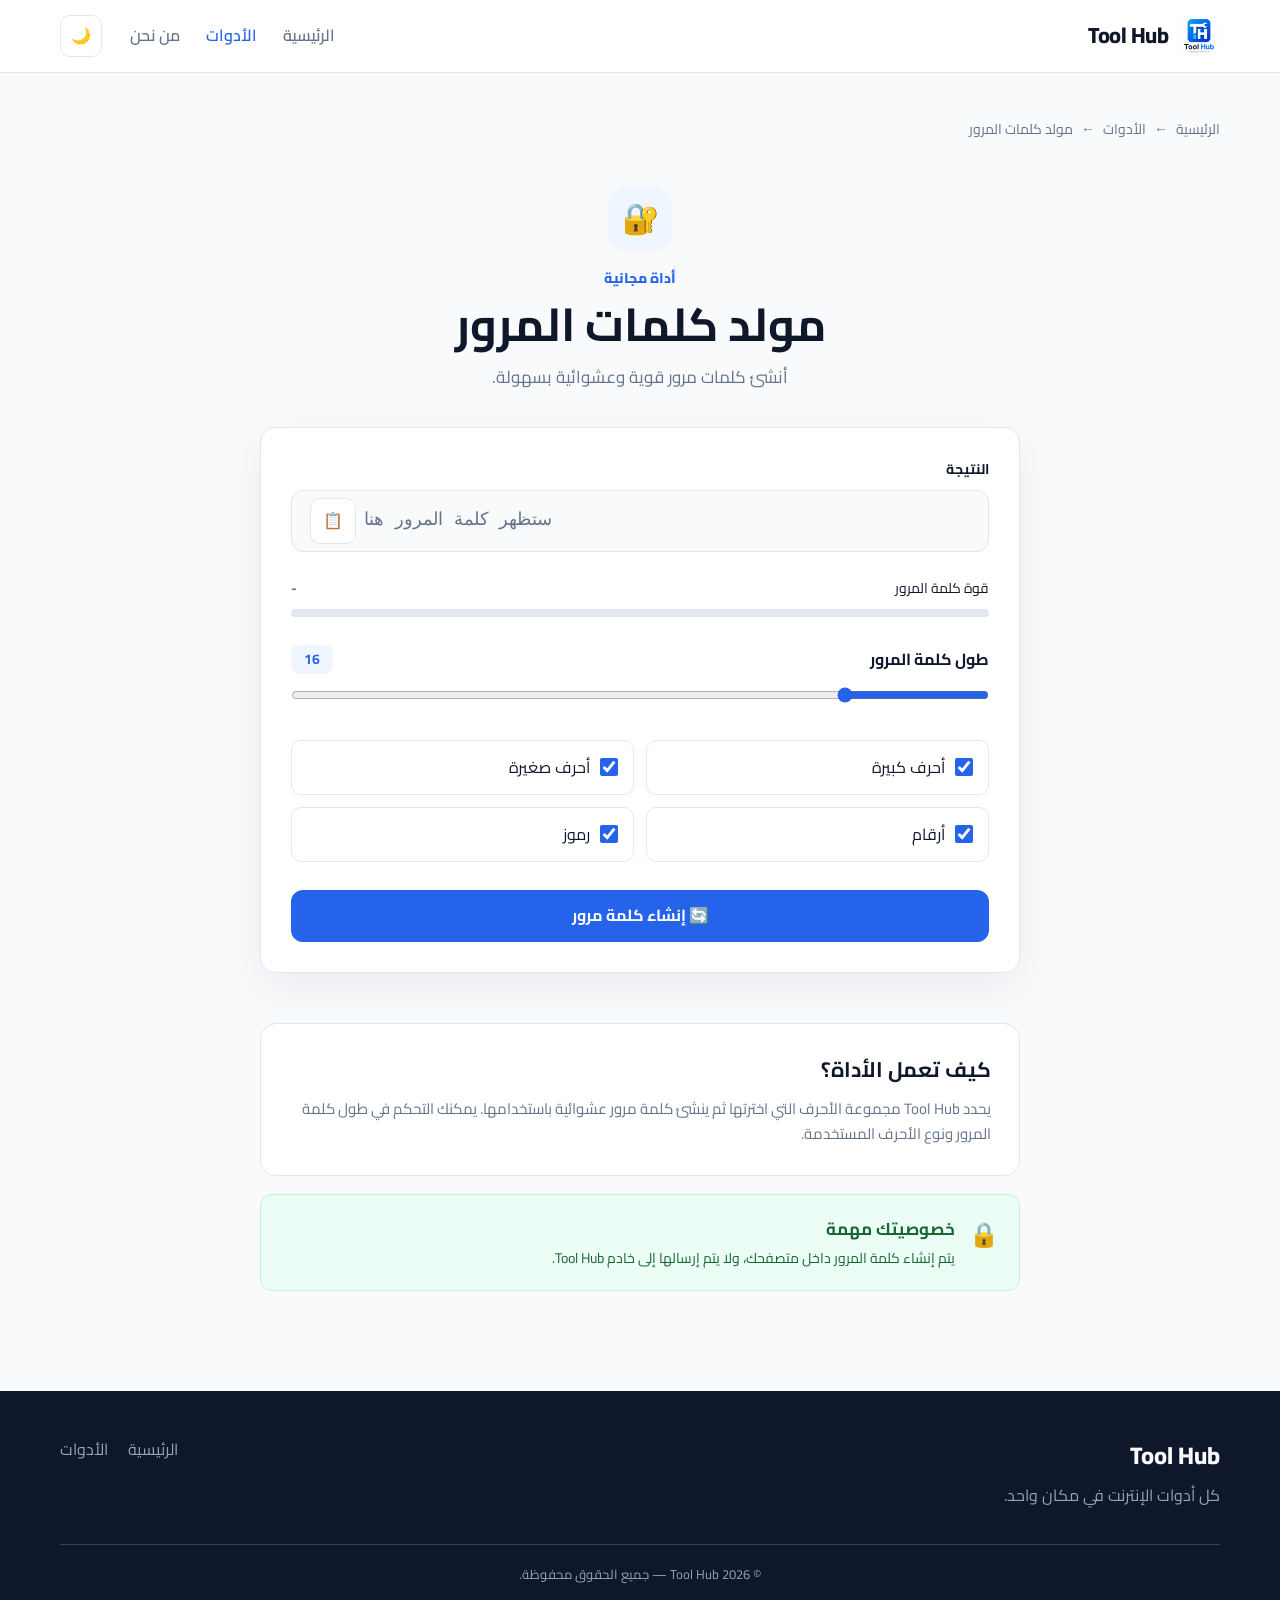
<file: مولد كلمات المرور/index.html>
<!DOCTYPE html>
<html lang="ar" dir="rtl">
<head>
    <meta charset="UTF-8">

    <meta
        name="viewport"
        content="width=device-width, initial-scale=1.0"
    >

    <meta
    name="description"
    content="مولد كلمات مرور مجاني من Tool Hub لإنشاء كلمات مرور قوية وعشوائية بسهولة. اختر طول كلمة المرور واستخدم الأحرف والأرقام والرموز لإنشاء باسورد أكثر أمانًا."
>
<meta name="author" content="abdalrahman wael">

    <title>مولد كلمات المرور | Tool Hub</title>

    <!-- Font -->
    <link
        rel="preconnect"
        href="https://fonts.googleapis.com"
    >

    <link
        rel="preconnect"
        href="https://fonts.gstatic.com"
        crossorigin
    >

    <link
        href="https://fonts.googleapis.com/css2?family=Cairo:wght@400;500;600;700;800&display=swap"
        rel="stylesheet"
    >

    <!-- Tool CSS -->
    <link rel="stylesheet" href="style.css">
</head>

<body>

    <!-- ==============================
         Header
    =============================== -->

    <header class="site-header">

        <div class="container header-inner">

            <a
                class="brand"
                href="../index.html"
                aria-label="Tool Hub - الصفحة الرئيسية"
            >

                <img
                    src="Tool Hub.png"
                    alt="شعار Tool Hub"
                    class="brand-logo"
                
                >

                <span class="brand-name">
                    Tool Hub
                </span>

            </a>


            <nav class="main-nav">

                <a href="../index.html">
                    الرئيسية
                </a>

                <a
                    href="../index.html#tools"
                    class="active"
                >
                    الأدوات
                </a>

                <a href="../index.html#about">
                    من نحن
                </a>

            </nav>


            <button
                class="theme-toggle"
                id="themeToggle"
                type="button"
                aria-label="تفعيل الوضع الليلي"
            >
                🌙
            </button>

        </div>

    </header>


    <!-- ==============================
         Main
    =============================== -->

    <main>

        <section class="tool-page">

            <div class="container">

                <!-- Breadcrumb -->

                <nav
                    class="breadcrumb"
                    aria-label="مسار الصفحة"
                >

                    <a href="../index.html">
                        الرئيسية
                    </a>

                    <span>←</span>

                    <a href="../index.html#tools">
                        الأدوات
                    </a>

                    <span>←</span>

                    <span>
                        مولد كلمات المرور
                    </span>

                </nav>


                <!-- Tool Header -->

                <div class="tool-heading">

                    <div class="tool-icon">
                        🔐
                    </div>

                    <span class="section-kicker">
                        أداة مجانية
                    </span>

                    <h1>
                        مولد كلمات المرور
                    </h1>

                    <p>
                        أنشئ كلمات مرور قوية وعشوائية بسهولة.
                    </p>

                </div>


                <!-- Tool Card -->

                <div class="generator-card">

                    <!-- Password Result -->

<div class="password-output">

    <label for="passwordOutput">
        النتيجة
    </label>

    <div class="password-box">

        <input
            type="text"
            id="passwordOutput"
            readonly
            placeholder="ستظهر كلمة المرور هنا"
            aria-label="كلمة المرور الناتجة"
        >

        <button
            id="copyButton"
            type="button"
            class="icon-button"
            title="نسخ كلمة المرور"
            aria-label="نسخ كلمة المرور"
        >
            📋
        </button>

    </div>

</div>

                    <!-- Strength -->

                    <div class="strength-section">

                        <div class="strength-info">

                            <span>
                                قوة كلمة المرور
                            </span>

                            <strong id="strengthText">
                                -
                            </strong>

                        </div>

                        <div class="strength-bar">

                            <span
                                id="strengthBar"
                                class="strength-progress"
                            ></span>

                        </div>

                    </div>


                    <!-- Length -->

                    <div class="setting-group">

                        <div class="setting-header">

                            <label for="length">
                                طول كلمة المرور
                            </label>

                            <output id="lengthValue">
                                16
                            </output>

                        </div>

                        <input
                            type="range"
                            id="length"
                            min="4"
                            max="64"
                            value="16"
                        >

                    </div>


                    <!-- Options -->

                    <div class="options">

                        <label class="option">

                            <input
                                type="checkbox"
                                id="uppercase"
                                checked
                            >

                            <span>
                                أحرف كبيرة
                            </span>

                        </label>


                        <label class="option">

                            <input
                                type="checkbox"
                                id="lowercase"
                                checked
                            >

                            <span>
                                أحرف صغيرة
                            </span>

                        </label>


                        <label class="option">

                            <input
                                type="checkbox"
                                id="numbers"
                                checked
                            >

                            <span>
                                أرقام
                            </span>

                        </label>


                        <label class="option">

                            <input
                                type="checkbox"
                                id="symbols"
                                checked
                            >

                            <span>
                                رموز
                            </span>

                        </label>

                    </div>


                    <!-- Generate -->

                    <button
                        id="generateButton"
                        type="button"
                        class="generate-button"
                    >
                        🔄 إنشاء كلمة مرور
                    </button>

                </div>


                <!-- Information -->

                <section class="info-section">

                    <h2>
                        كيف تعمل الأداة؟
                    </h2>

                    <p>
                        يحدد Tool Hub مجموعة الأحرف التي اخترتها
                        ثم ينشئ كلمة مرور عشوائية باستخدامها.
                        يمكنك التحكم في طول كلمة المرور ونوع الأحرف
                        المستخدمة.
                    </p>

                </section>


                <!-- Security Note -->

                <section class="security-note">

                    <span class="security-icon">
                        🔒
                    </span>

                    <div>

                        <h3>
                            خصوصيتك مهمة
                        </h3>

                        <p>
                            يتم إنشاء كلمة المرور داخل متصفحك،
                            ولا يتم إرسالها إلى خادم Tool Hub.
                        </p>

                    </div>

                </section>

            </div>

        </section>

    </main>


    <!-- ==============================
         Footer
    =============================== -->

    <footer class="site-footer">

        <div class="container">

            <div class="footer-content">

                <div>

                    <div class="footer-brand">
                        Tool Hub
                    </div>

                    <p>
                        كل أدوات الإنترنت في مكان واحد.
                    </p>

                </div>


                <div class="footer-links">

                    <a href="../../index.html">
                        الرئيسية
                    </a>

                    <a href="../../index.html#tools">
                        الأدوات
                    </a>

                </div>

            </div>


            <div class="footer-bottom">

                © 2026 Tool Hub — جميع الحقوق محفوظة.

            </div>

        </div>

    </footer>


    <!-- JavaScript -->

    <script src="script.js"></script>

</body>
</html>
</file>
<file: style.css>
@import url('https://fonts.googleapis.com/css2?family=Cairo:wght@400;500;600;700;800&display=swap');

:root {
    --primary: #2563EB;
    --primary-dark: #1D4ED8;
    --accent: #06B6D4;

    --background: #F8FAFC;
    --surface: #FFFFFF;

    --text: #0F172A;
    --text-muted: #64748B;

    --border: #E2E8F0;

    --radius-sm: 8px;
    --radius-md: 12px;
    --radius-lg: 16px;

    --container: 1160px;
}

* {
    box-sizing: border-box;
    margin: 0;
    padding: 0;
}

html {
    scroll-behavior: smooth;
}

body {
    font-family: "Cairo", sans-serif;
    background: var(--background);
    color: var(--text);
    line-height: 1.7;
}

a {
    color: inherit;
    text-decoration: none;
}

button,
input {
    font: inherit;
}

.container {
    width: min(var(--container), calc(100% - 40px));
    margin-inline: auto;
}

/* Header */
.site-header {
    position: sticky;
    top: 0;
    z-index: 1000;
    background: rgba(255, 255, 255, 0.92);
    border-bottom: 1px solid var(--border);
    backdrop-filter: blur(12px);
}

.header-inner {
    min-height: 72px;
    display: flex;
    align-items: center;
    gap: 28px;
}

.brand {
    display: inline-flex;
    align-items: center;
    gap: 10px;
    margin-inline-end: auto;
}

.brand-logo {
    width: 42px;
    height: 42px;
    object-fit: contain;
    border-radius: 10px;
}

.brand-name {
    font-size: 22px;
    font-weight: 800;
    letter-spacing: -0.5px;
}

.main-nav {
    display: flex;
    align-items: center;
    gap: 26px;
}

.main-nav a {
    color: var(--text-muted);
    font-weight: 600;
    transition: color 0.2s ease;
}

.main-nav a:hover,
.main-nav a.active {
    color: var(--primary);
}

.theme-toggle,
.menu-toggle {
    border: 1px solid var(--border);
    background: var(--surface);
    width: 42px;
    height: 42px;
    border-radius: 10px;
    cursor: pointer;
}

.menu-toggle {
    display: none;
}

/* Hero */
.hero {
    padding: 90px 0 70px;
    text-align: center;
    background:
        radial-gradient(circle at 50% 0%, rgba(37, 99, 235, 0.10), transparent 42%);
}

.hero-content {
    display: flex;
    flex-direction: column;
    align-items: center;
}

.hero-badge {
    display: inline-flex;
    align-items: center;
    padding: 7px 14px;
    border: 1px solid #BFDBFE;
    border-radius: 999px;
    background: #EFF6FF;
    color: var(--primary-dark);
    font-size: 14px;
    font-weight: 700;
    margin-bottom: 18px;
}

.hero h1 {
    max-width: 780px;
    font-size: clamp(34px, 5vw, 52px);
    line-height: 1.25;
    letter-spacing: -1px;
    margin-bottom: 18px;
}

.hero p {
    max-width: 650px;
    color: var(--text-muted);
    font-size: 18px;
    margin-bottom: 30px;
}

.search-box {
    width: min(680px, 100%);
    height: 58px;
    display: flex;
    align-items: center;
    gap: 12px;
    padding: 0 18px;
    background: var(--surface);
    border: 1px solid var(--border);
    border-radius: 14px;
    box-shadow: 0 12px 35px rgba(15, 23, 42, 0.07);
}

.search-box:focus-within {
    border-color: var(--primary);
    box-shadow: 0 0 0 4px rgba(37, 99, 235, 0.10);
}

.search-icon {
    color: var(--text-muted);
    font-size: 26px;
}

.search-box input {
    width: 100%;
    height: 100%;
    border: 0;
    outline: 0;
    background: transparent;
    color: var(--text);
}

.hero-features {
    display: flex;
    gap: 24px;
    margin-top: 22px;
    color: var(--text-muted);
    font-size: 14px;
    font-weight: 600;
}

/* Ads */
.ad-section {
    padding: 12px 0 28px;
}

.ad-placeholder {
    width: min(728px, 100%);
    min-height: 90px;
    margin-inline: auto;
    display: grid;
    place-items: center;
    border: 1px dashed #CBD5E1;
    background: #F1F5F9;
    color: #94A3B8;
    font-size: 13px;
}

/* Sections */
.tools-section,
.why-section,
.how-section,
.faq-section {
    padding: 72px 0;
}

.section-heading {
    text-align: center;
    margin-bottom: 36px;
}

.section-kicker {
    color: var(--primary);
    font-size: 14px;
    font-weight: 800;
}

.section-heading h2 {
    font-size: 32px;
    margin: 6px 0 8px;
}

.section-heading p {
    color: var(--text-muted);
}

/* Tool cards */
.tools-grid {
    display: grid;
    grid-template-columns: repeat(4, 1fr);
    gap: 18px;
}

.tool-card,
.feature-card,
.step {
    background: var(--surface);
    border: 1px solid var(--border);
    border-radius: var(--radius-lg);
}

.tool-card {
    min-height: 245px;
    padding: 24px;
    display: flex;
    flex-direction: column;
    transition: transform 0.2s ease, box-shadow 0.2s ease, border-color 0.2s ease;
}

.tool-card:hover {
    transform: translateY(-4px);
    border-color: #BFDBFE;
    box-shadow: 0 14px 35px rgba(15, 23, 42, 0.08);
}

.tool-icon {
    width: 52px;
    height: 52px;
    display: grid;
    place-items: center;
    border-radius: 14px;
    background: #EFF6FF;
    margin-bottom: 18px;
    font-size: 25px;
}

.tool-card h3 {
    font-size: 19px;
    margin-bottom: 8px;
}

.tool-card p {
    color: var(--text-muted);
    font-size: 14px;
}

.tool-link {
    margin-top: auto;
    padding-top: 18px;
    color: var(--primary);
    font-weight: 700;
}

/* Features */
.features-grid,
.steps-grid {
    display: grid;
    grid-template-columns: repeat(3, 1fr);
    gap: 20px;
}

.feature-card,
.step {
    padding: 28px;
    text-align: center;
}

.feature-icon {
    font-size: 30px;
}

.feature-card h3,
.step h3 {
    margin: 12px 0 7px;
}

.feature-card p,
.step p {
    color: var(--text-muted);
    font-size: 14px;
}

.step-number {
    width: 44px;
    height: 44px;
    margin-inline: auto;
    display: grid;
    place-items: center;
    border-radius: 50%;
    background: var(--primary);
    color: white;
    font-weight: 800;
}

/* FAQ */
.faq-container {
    max-width: 820px;
}

.faq-list {
    display: grid;
    gap: 12px;
}

.faq-list details {
    background: var(--surface);
    border: 1px solid var(--border);
    border-radius: 12px;
    padding: 0 18px;
}

.faq-list summary {
    cursor: pointer;
    padding: 18px 0;
    font-weight: 700;
}

.faq-list p {
    color: var(--text-muted);
    padding: 0 0 18px;
}

/* Footer */
.site-footer {
    margin-top: 30px;
    padding-top: 55px;
    background: #0F172A;
    color: #F8FAFC;
}

.footer-grid {
    display: grid;
    grid-template-columns: 2fr 1fr 1fr 1fr;
    gap: 35px;
    padding-bottom: 45px;
}

.footer-brand {
    font-size: 24px;
    font-weight: 800;
    margin-bottom: 8px;
}

.footer-grid p,
.footer-grid a {
    color: #94A3B8;
}

.footer-grid h3 {
    font-size: 16px;
    margin-bottom: 12px;
}

.footer-grid a {
    display: block;
    margin-bottom: 7px;
}

.footer-grid a:hover {
    color: white;
}

.footer-bottom {
    border-top: 1px solid #334155;
    padding: 20px 0;
    color: #94A3B8;
    text-align: center;
    font-size: 13px;
}

/* Responsive */
@media (max-width: 900px) {
    .tools-grid {
        grid-template-columns: repeat(2, 1fr);
    }

    .footer-grid {
        grid-template-columns: repeat(2, 1fr);
    }
}

@media (max-width: 700px) {
    .container {
        width: min(var(--container), calc(100% - 28px));
    }

    .main-nav,
    .theme-toggle {
        display: none;
    }

    .menu-toggle {
        display: block;
    }

    .hero {
        padding: 65px 0 50px;
    }

    .hero p {
        font-size: 16px;
    }

    .hero-features {
        gap: 12px;
        flex-wrap: wrap;
        justify-content: center;
    }

    .tools-grid,
    .features-grid,
    .steps-grid,
    .footer-grid {
        grid-template-columns: 1fr;
    }

    .tools-section,
    .why-section,
    .how-section,
    .faq-section {
        padding: 55px 0;
    }

    .section-heading h2 {
        font-size: 27px;
    }
}
/* ========================================
   Dark Mode
======================================== */

body.dark-mode {
    --background: #0F172A;
    --surface: #1E293B;

    --text: #F8FAFC;
    --text-muted: #94A3B8;

    --border: #334155;

    background: var(--background);
    color: var(--text);
}


/* ========================================
   Header
======================================== */

body.dark-mode .site-header {
    background: rgba(15, 23, 42, 0.92);
    border-bottom-color: var(--border);
}


/* ========================================
   Hero
======================================== */

body.dark-mode .hero {
    background:
        radial-gradient(
            circle at 50% 0%,
            rgba(37, 99, 235, 0.18),
            transparent 45%
        );
}


body.dark-mode .hero-badge {
    background: #172554;
    border-color: #1D4ED8;
    color: #93C5FD;
}


/* ========================================
   Search
======================================== */

body.dark-mode .search-box {
    background: var(--surface);
    border-color: var(--border);

    box-shadow:
        0 12px 35px rgba(0, 0, 0, 0.25);
}


body.dark-mode .search-box:focus-within {
    border-color: var(--primary);

    box-shadow:
        0 0 0 4px rgba(37, 99, 235, 0.18);
}


/* ========================================
   Buttons
======================================== */

body.dark-mode .theme-toggle,
body.dark-mode .menu-toggle {
    background: var(--surface);
    border-color: var(--border);
    color: var(--text);
}


/* ========================================
   Tool Cards
======================================== */

body.dark-mode .tool-card,
body.dark-mode .feature-card,
body.dark-mode .step {
    background: var(--surface);
    border-color: var(--border);
}


body.dark-mode .tool-card:hover {
    border-color: #3B82F6;

    box-shadow:
        0 14px 35px rgba(0, 0, 0, 0.28);
}


/* ========================================
   Tool Icons
======================================== */

body.dark-mode .tool-icon {
    background: #172554;
}


/* ========================================
   Advertisement
======================================== */

body.dark-mode .ad-placeholder {
    background: #1E293B;
    border-color: #475569;
    color: #64748B;
}


/* ========================================
   FAQ
======================================== */

body.dark-mode .faq-list details {
    background: var(--surface);
    border-color: var(--border);
}


/* ========================================
   Tool Page
======================================== */

body.dark-mode .tool-page {
    background: var(--background);
}


body.dark-mode .tool-box {
    background: var(--surface);
    border-color: var(--border);
}


/* ========================================
   Inputs
======================================== */

body.dark-mode input,
body.dark-mode select,
body.dark-mode textarea {
    background: #0F172A;
    color: var(--text);
    border-color: var(--border);
}


body.dark-mode input::placeholder,
body.dark-mode textarea::placeholder {
    color: #64748B;
}


body.dark-mode input:focus,
body.dark-mode select:focus,
body.dark-mode textarea:focus {
    border-color: var(--primary);

    outline: none;

    box-shadow:
        0 0 0 4px rgba(37, 99, 235, 0.15);
}


/* ========================================
   Upload Area
======================================== */

body.dark-mode .upload-area {
    background: #172033;
    border-color: #475569;
}


body.dark-mode .upload-area:hover,
body.dark-mode .upload-area.drag-over {
    background: #172554;
    border-color: var(--primary);
}


/* ========================================
   Image Information
======================================== */

body.dark-mode .image-info {
    background: var(--surface);
    border-color: var(--border);
}


/* ========================================
   Settings
======================================== */

body.dark-mode .settings {
    background: var(--surface);
    border-color: var(--border);
}


/* ========================================
   Result
======================================== */

body.dark-mode .result {
    background: var(--surface);
    border-color: var(--border);
}


/* ========================================
   Result Cards
======================================== */

body.dark-mode .result-card {
    background: #172033;
    border-color: var(--border);
}


/* ========================================
   Preview
======================================== */

body.dark-mode .preview-container {
    background: #0F172A;
    border-color: var(--border);
}


/* ========================================
   Loading
======================================== */

body.dark-mode .loading {
    background: var(--surface);
    border-color: var(--border);
}


/* ========================================
   Footer
======================================== */

body.dark-mode .site-footer {
    background: #020617;
    border-top-color: #1E293B;
}


/* ========================================
   Smooth Theme Transition
======================================== */

body,
.site-header,
.tool-card,
.feature-card,
.step,
.search-box,
.faq-list details,
.ad-placeholder,
.upload-area,
.image-info,
.settings,
.result,
.result-card,
.preview-container,
.loading,
.theme-toggle,
.menu-toggle {
    transition:
        background-color 0.25s ease,
        border-color 0.25s ease,
        color 0.25s ease,
        box-shadow 0.25s ease;
}
/* ========================================
   Search Suggestions
======================================== */

.search-box {
    position: relative;
}

.search-results {
    position: absolute;
    top: calc(100% + 10px);
    right: 0;
    left: 0;

    display: none;

    background: var(--surface);
    border: 1px solid var(--border);
    border-radius: var(--radius-md);

    overflow: hidden;

    box-shadow: 0 15px 40px rgba(0, 0, 0, 0.15);

    z-index: 1000;
}

.search-results.show {
    display: block;
}

.search-result-item {
    display: flex;
    align-items: center;
    gap: 12px;

    padding: 14px 18px;

    text-decoration: none;

    color: var(--text);

    transition: 0.2s;
}

.search-result-item:hover {
    background: var(--background);
}

.search-result-icon {
    font-size: 22px;
}

.search-result-name {
    flex: 1;

    font-weight: 600;

    text-align: right;
}

.search-result-arrow {
    font-size: 20px;

    color: var(--text-muted);
}

.no-search-results {
    padding: 18px;

    text-align: center;

    color: var(--text-muted);
}
</file>
<file: Color Picker/style.css>
/* ========================================
   Tool Hub
   Color Picker
======================================== */


/* ----------------------------------------
   Variables
---------------------------------------- */

:root {

    --primary: #2563EB;
    --primary-dark: #1D4ED8;

    --background: #F8FAFC;
    --surface: #FFFFFF;

    --text: #0F172A;
    --text-muted: #64748B;

    --border: #E2E8F0;

    --container: 1160px;

    --radius-sm: 8px;
    --radius-md: 12px;
    --radius-lg: 16px;
}


/* ----------------------------------------
   Reset
---------------------------------------- */

* {
    box-sizing: border-box;
    margin: 0;
    padding: 0;
}


html {
    scroll-behavior: smooth;
}


body {
    font-family: "Cairo", sans-serif;

    background: var(--background);
    color: var(--text);

    line-height: 1.7;

    transition:
        background 0.25s ease,
        color 0.25s ease;
}


a {
    color: inherit;
    text-decoration: none;
}


button,
input {
    font: inherit;
}


button {
    cursor: pointer;
}


.container {
    width:
        min(
            var(--container),
            calc(100% - 40px)
        );

    margin-inline: auto;
}


/* ----------------------------------------
   Header
---------------------------------------- */

.site-header {
    position: sticky;
    top: 0;
    z-index: 1000;

    background:
        rgba(255, 255, 255, 0.92);

    border-bottom:
        1px solid var(--border);

    backdrop-filter: blur(12px);
}


.header-inner {
    min-height: 72px;

    display: flex;
    align-items: center;

    gap: 28px;
}


.brand {
    display: inline-flex;

    align-items: center;

    gap: 10px;

    margin-inline-end: auto;
}


.brand-logo {
    width: 42px;
    height: 42px;

    object-fit: contain;

    border-radius: 10px;
}


.brand-name {
    font-size: 22px;
    font-weight: 800;

    letter-spacing: -0.5px;
}


.main-nav {
    display: flex;

    align-items: center;

    gap: 26px;
}


.main-nav a {
    color: var(--text-muted);

    font-weight: 600;

    transition:
        color 0.2s ease;
}


.main-nav a:hover,
.main-nav a.active {
    color: var(--primary);
}


.theme-toggle {
    width: 42px;
    height: 42px;

    border:
        1px solid var(--border);

    background: var(--surface);

    border-radius: 10px;
}


/* ----------------------------------------
   Tool Page
---------------------------------------- */

.tool-page {
    padding: 45px 0 80px;
}


/* ----------------------------------------
   Breadcrumb
---------------------------------------- */

.breadcrumb {
    display: flex;

    align-items: center;

    gap: 8px;

    color: var(--text-muted);

    font-size: 14px;

    margin-bottom: 45px;
}


.breadcrumb a:hover {
    color: var(--primary);
}


/* ----------------------------------------
   Heading
---------------------------------------- */

.tool-heading {
    text-align: center;

    max-width: 720px;

    margin:
        0 auto 35px;
}


.tool-icon {
    width: 64px;
    height: 64px;

    display: grid;
    place-items: center;

    margin:
        0 auto 16px;

    border-radius: 18px;

    background: #EFF6FF;

    font-size: 30px;
}


.section-kicker {
    display: block;

    color: var(--primary);

    font-size: 14px;

    font-weight: 800;

    margin-bottom: 5px;
}


.tool-heading h1 {
    font-size:
        clamp(
            32px,
            5vw,
            46px
        );

    line-height: 1.25;

    margin-bottom: 10px;
}


.tool-heading p {
    color: var(--text-muted);

    font-size: 17px;
}


/* ----------------------------------------
   Color Picker Card
---------------------------------------- */

.color-picker-card {
    width:
        min(
            700px,
            100%
        );

    margin-inline: auto;

    padding: 30px;

    background: var(--surface);

    border:
        1px solid var(--border);

    border-radius: var(--radius-lg);

    box-shadow:
        0 15px 45px
        rgba(15, 23, 42, 0.06);
}


/* ----------------------------------------
   Color Preview
---------------------------------------- */

.color-preview {
    width: 100%;
    height: 190px;

    display: flex;

    align-items: center;
    justify-content: center;

    border-radius: var(--radius-md);

    background: #2563EB;

    color: white;

    font-family:
        "Courier New",
        monospace;

    font-size: 22px;

    font-weight: 700;

    text-shadow:
        0 1px 4px
        rgba(0, 0, 0, 0.35);

    transition:
        background 0.2s ease;
}


.color-preview span {
    padding: 8px 14px;

    border-radius: 8px;

    background:
        rgba(0, 0, 0, 0.15);
}


/* ----------------------------------------
   Native Color Picker
---------------------------------------- */

.picker-section {
    margin-top: 28px;
}


.picker-section > label,
.value-group > label {
    display: block;

    margin-bottom: 8px;

    font-size: 14px;

    font-weight: 700;
}


.color-input-wrapper {
    display: flex;

    align-items: center;

    gap: 14px;

    padding: 8px 12px;

    border:
        1px solid var(--border);

    border-radius: var(--radius-md);

    background: var(--background);
}


#colorInput {
    width: 58px;
    height: 48px;

    padding: 3px;

    border: 0;

    background: transparent;

    cursor: pointer;
}


#selectedColorText {
    direction: ltr;

    font-family:
        "Courier New",
        monospace;

    font-weight: 700;
}


/* ----------------------------------------
   Values
---------------------------------------- */

.value-group {
    margin-top: 22px;
}


.value-box {
    display: flex;

    align-items: center;

    gap: 8px;

    min-height: 54px;

    padding: 5px 7px 5px 15px;

    background: var(--background);

    border:
        1px solid var(--border);

    border-radius: var(--radius-md);
}


.value-box input {
    width: 100%;

    min-width: 0;

    height: 42px;

    border: 0;
    outline: 0;

    background: transparent;

    color: var(--text);

    font-family:
        "Courier New",
        monospace;

    font-size: 16px;

    text-align: left;

    direction: ltr;
}


.copy-button {
    flex-shrink: 0;

    width: 42px;
    height: 42px;

    display: grid;
    place-items: center;

    border:
        1px solid var(--border);

    background: var(--surface);

    border-radius: 9px;

    transition:
        background 0.2s ease,
        transform 0.2s ease;
}


.copy-button:hover {
    background: #EFF6FF;

    transform: translateY(-1px);
}


/* ----------------------------------------
   Reset Button
---------------------------------------- */

.reset-button {
    width: 100%;

    min-height: 50px;

    margin-top: 26px;

    border:
        1px solid var(--border);

    background: var(--surface);

    color: var(--text);

    border-radius: 11px;

    font-weight: 700;

    transition:
        border-color 0.2s ease,
        color 0.2s ease,
        background 0.2s ease;
}


.reset-button:hover {
    border-color: #BFDBFE;

    color: var(--primary);

    background: #F8FAFC;
}


/* ----------------------------------------
   Information
---------------------------------------- */

.info-section {
    width:
        min(
            700px,
            100%
        );

    margin:
        50px auto 0;

    padding: 28px;

    background: var(--surface);

    border:
        1px solid var(--border);

    border-radius: var(--radius-lg);
}


.info-section h2 {
    font-size: 21px;

    margin-bottom: 8px;
}


.info-section p {
    color: var(--text-muted);

    font-size: 15px;
}


/* ----------------------------------------
   Security Note
---------------------------------------- */

.security-note {
    width:
        min(
            700px,
            100%
        );

    margin:
        18px auto 0;

    display: flex;

    align-items: flex-start;

    gap: 14px;

    padding: 20px;

    background: #ECFDF5;

    border:
        1px solid #BBF7D0;

    border-radius: var(--radius-md);
}


.security-icon {
    font-size: 24px;
}


.security-note h3 {
    color: #166534;

    font-size: 17px;

    margin-bottom: 3px;
}


.security-note p {
    color: #166534;

    font-size: 14px;
}


/* ----------------------------------------
   Footer
---------------------------------------- */

.site-footer {
    margin-top: 20px;

    padding-top: 45px;

    background: #0F172A;

    color: #F8FAFC;
}


.footer-content {
    display: flex;

    justify-content: space-between;

    gap: 30px;

    padding-bottom: 35px;
}


.footer-brand {
    font-size: 24px;

    font-weight: 800;

    margin-bottom: 5px;
}


.footer-content p {
    color: #94A3B8;
}


.footer-links {
    display: flex;

    gap: 20px;

    color: #94A3B8;
}


.footer-links a:hover {
    color: white;
}


.footer-bottom {
    border-top:
        1px solid #334155;

    padding: 18px 0;

    color: #94A3B8;

    text-align: center;

    font-size: 13px;
}


/* ----------------------------------------
   Dark Mode
---------------------------------------- */

body.dark-mode {

    --background: #0F172A;
    --surface: #1E293B;

    --text: #F8FAFC;
    --text-muted: #94A3B8;

    --border: #334155;
}


body.dark-mode .site-header {
    background:
        rgba(15, 23, 42, 0.92);
}


body.dark-mode .tool-icon {
    background: #172554;
}


body.dark-mode .color-input-wrapper,
body.dark-mode .value-box {
    background: #0F172A;
}


body.dark-mode .copy-button {
    background: #1E293B;
}


body.dark-mode .reset-button {
    background: #1E293B;
}


body.dark-mode .reset-button:hover {
    background: #172033;
}


/* ----------------------------------------
   Responsive
---------------------------------------- */

@media (max-width: 700px) {

    .container {
        width:
            min(
                var(--container),
                calc(100% - 28px)
            );
    }


    .header-inner {
        min-height: 66px;
    }


    .main-nav {
        display: none;
    }


    .tool-page {
        padding-top: 30px;
    }


    .breadcrumb {
        flex-wrap: wrap;

        margin-bottom: 30px;
    }


    .color-picker-card {
        padding: 20px;
    }


    .color-preview {
        height: 150px;
    }


    .footer-content {
        flex-direction: column;
    }


    .footer-links {
        flex-direction: column;

        gap: 8px;
    }
}
</file>
<file: الحاسبة/style.css>
/* =========================================================
   Tool Hub - Mathematical Calculator
   Professional Styles
========================================================= */


/* =========================================================
   1. Variables
========================================================= */

:root {

    --primary: #2563EB;
    --primary-dark: #1D4ED8;
    --accent: #06B6D4;

    --background: #F8FAFC;
    --surface: #FFFFFF;
    --surface-soft: #F8FAFC;

    --text: #0F172A;
    --text-muted: #64748B;

    --border: #E2E8F0;

    --success: #16A34A;
    --success-soft: #F0FDF4;

    --danger: #DC2626;
    --danger-soft: #FEF2F2;

    --warning: #D97706;
    --warning-soft: #FFFBEB;

    --container: 1160px;

    --radius-sm: 8px;
    --radius-md: 12px;
    --radius-lg: 16px;
    --radius-xl: 20px;

    --shadow-sm:
        0 2px 8px rgba(15, 23, 42, 0.05);

    --shadow-md:
        0 8px 25px rgba(15, 23, 42, 0.08);

    --shadow-lg:
        0 15px 40px rgba(15, 23, 42, 0.10);

    --transition: 0.25s ease;
}


/* =========================================================
   2. Dark Mode
========================================================= */

body.dark-mode {

    --background: #0F172A;
    --surface: #1E293B;
    --surface-soft: #172235;

    --text: #F8FAFC;
    --text-muted: #94A3B8;

    --border: #334155;

    --success-soft: #052E16;
    --danger-soft: #450A0A;
    --warning-soft: #451A03;

    --shadow-sm:
        0 2px 8px rgba(0, 0, 0, 0.20);

    --shadow-md:
        0 8px 25px rgba(0, 0, 0, 0.30);

    --shadow-lg:
        0 15px 40px rgba(0, 0, 0, 0.35);
}


/* =========================================================
   3. Reset
========================================================= */

* {
    margin: 0;
    padding: 0;
    box-sizing: border-box;
}


html {
    scroll-behavior: smooth;
}


body {

    min-height: 100vh;

    font-family:
        "Cairo",
        sans-serif;

    background:
        var(--background);

    color:
        var(--text);

    line-height: 1.7;

    transition:
        background var(--transition),
        color var(--transition);
}


body,
button,
input,
textarea {

    font-family:
        "Cairo",
        sans-serif;
}


button,
a {

    -webkit-tap-highlight-color:
        transparent;
}


button {

    border: none;

    cursor: pointer;
}


a {

    color: inherit;

    text-decoration: none;
}


img {

    max-width: 100%;

    display: block;
}


[hidden] {

    display: none !important;
}


/* =========================================================
   4. Container
========================================================= */

.container {

    width:
        min(
            calc(100% - 40px),
            var(--container)
        );

    margin-inline: auto;
}


/* =========================================================
   5. Header
========================================================= */

.site-header {

    position: sticky;

    top: 0;

    z-index: 1000;

    background:
        rgba(255, 255, 255, 0.92);

    border-bottom:
        1px solid var(--border);

    backdrop-filter:
        blur(12px);

    -webkit-backdrop-filter:
        blur(12px);

    transition:
        background var(--transition),
        border-color var(--transition);
}


body.dark-mode .site-header {

    background:
        rgba(15, 23, 42, 0.92);
}


.header-inner {

    min-height: 72px;

    display: flex;

    align-items: center;

    justify-content: space-between;

    gap: 25px;
}


/* =========================================================
   6. Brand
========================================================= */

.brand {

    display: flex;

    align-items: center;

    gap: 11px;

    flex-shrink: 0;
}


.brand-logo {

    width: 42px;

    height: 42px;

    object-fit: contain;

    border-radius: 10px;
}


.brand-name {

    font-size: 1.2rem;

    font-weight: 800;

    letter-spacing: -0.3px;
}


/* =========================================================
   7. Navigation
========================================================= */

.main-nav {

    display: flex;

    align-items: center;

    gap: 7px;

    margin-inline: auto;
}


.main-nav a {

    padding:
        8px 13px;

    border-radius:
        var(--radius-sm);

    color:
        var(--text-muted);

    font-size: 0.9rem;

    font-weight: 600;

    transition:
        color var(--transition),
        background var(--transition);
}


.main-nav a:hover {

    color:
        var(--primary);

    background:
        rgba(37, 99, 235, 0.06);
}


.main-nav a.active {

    color:
        var(--primary);

    background:
        rgba(37, 99, 235, 0.08);
}


/* =========================================================
   8. Theme Toggle
========================================================= */

.theme-toggle {

    width: 42px;

    height: 42px;

    display: grid;

    place-items: center;

    flex-shrink: 0;

    border:
        1px solid var(--border);

    border-radius:
        var(--radius-sm);

    background:
        var(--surface);

    color:
        var(--text);

    font-size: 1.05rem;

    transition:
        border-color var(--transition),
        background var(--transition),
        transform var(--transition);
}


.theme-toggle:hover {

    border-color:
        var(--primary);

    transform:
        translateY(-2px);
}


/* =========================================================
   9. Main Page
========================================================= */

.tool-page {

    min-height:
        calc(100vh - 72px);

    padding:
        25px 0 90px;
}


/* =========================================================
   10. Breadcrumb
========================================================= */

.breadcrumb {

    display: flex;

    align-items: center;

    flex-wrap: wrap;

    gap: 7px;

    margin-bottom: 42px;

    color:
        var(--text-muted);

    font-size: 0.82rem;
}


.breadcrumb a {

    color:
        var(--text-muted);

    transition:
        color var(--transition);
}


.breadcrumb a:hover {

    color:
        var(--primary);
}


/* =========================================================
   11. Tool Heading
========================================================= */

.tool-heading {

    max-width: 760px;

    margin:
        0 auto 42px;

    text-align: center;
}


.tool-icon {

    width: 72px;

    height: 72px;

    margin:
        0 auto 18px;

    display: grid;

    place-items: center;

    border-radius:
        var(--radius-lg);

    background:
        linear-gradient(
            135deg,
            var(--primary),
            var(--accent)
        );

    color: #FFFFFF;

    font-size: 1.9rem;

    box-shadow:
        0 12px 30px
        rgba(37, 99, 235, 0.20);
}


.section-kicker {

    display: inline-block;

    margin-bottom: 5px;

    color:
        var(--primary);

    font-size: 0.85rem;

    font-weight: 700;
}


.tool-heading h1 {

    margin-bottom: 10px;

    font-size:
        clamp(
            1.9rem,
            4vw,
            2.65rem
        );

    line-height: 1.3;

    font-weight: 800;

    letter-spacing: -0.5px;
}


.tool-heading p {

    max-width: 620px;

    margin-inline: auto;

    color:
        var(--text-muted);

    font-size: 0.98rem;
}


/* =========================================================
   12. Calculator Card
========================================================= */

.calculator-card {

    max-width: 600px;

    margin-inline: auto;

    padding: 12px;

    background:
        var(--surface);

    border:
        1px solid var(--border);

    border-radius:
        var(--radius-xl);

    box-shadow:
        var(--shadow-lg);
}


/* =========================================================
   13. Calculator Display
========================================================= */

.calculator-display {

    position: relative;

    min-height: 145px;

    padding:
        22px 24px;

    display: flex;

    flex-direction: column;

    justify-content: flex-end;

    border-radius:
        var(--radius-lg);

    background:
        #0F172A;

    color:
        #FFFFFF;

    overflow: hidden;
}


body.dark-mode .calculator-display {

    background:
        #020617;
}


.display-expression {

    min-height: 25px;

    margin-bottom: 4px;

    color:
        #94A3B8;

    font-size: 0.9rem;

    text-align: left;

    direction: ltr;

    overflow: hidden;

    text-overflow: ellipsis;

    white-space: nowrap;
}


.display-value {

    padding-right: 55px;

    color:
        #FFFFFF;

    font-size:
        clamp(
            2rem,
            6vw,
            3rem
        );

    font-weight: 700;

    line-height: 1.25;

    text-align: left;

    direction: ltr;

    overflow: hidden;

    text-overflow: ellipsis;

    white-space: nowrap;
}


.copy-result {

    position: absolute;

    top: 18px;

    left: 18px;

    width: 40px;

    height: 40px;

    display: grid;

    place-items: center;

    border:
        1px solid
        rgba(255, 255, 255, 0.12);

    border-radius:
        var(--radius-sm);

    background:
        rgba(255, 255, 255, 0.08);

    color:
        #FFFFFF;

    font-size: 0.95rem;

    transition:
        background var(--transition),
        transform var(--transition);
}


.copy-result:hover {

    background:
        rgba(255, 255, 255, 0.15);

    transform:
        translateY(-2px);
}


/* =========================================================
   14. Calculator Actions
========================================================= */

.calculator-actions {

    display: grid;

    grid-template-columns:
        repeat(4, 1fr);

    gap: 9px;

    margin-top: 10px;
}


.calculator-action {

    min-height: 58px;

    border-radius:
        var(--radius-md);

    background:
        var(--surface-soft);

    color:
        var(--text);

    border:
        1px solid var(--border);

    font-size: 1rem;

    font-weight: 700;

    transition:
        transform var(--transition),
        background var(--transition),
        border-color var(--transition);
}


.calculator-action:hover {

    transform:
        translateY(-2px);

    border-color:
        rgba(37, 99, 235, 0.25);
}


.clear-action {

    color:
        var(--danger);

    background:
        var(--danger-soft);

    border-color:
        rgba(220, 38, 38, 0.15);
}


.delete-action {

    color:
        var(--warning);

    background:
        var(--warning-soft);

    border-color:
        rgba(217, 119, 6, 0.15);
}


.operator-action {

    color:
        var(--primary);

    background:
        rgba(37, 99, 235, 0.07);

    border-color:
        rgba(37, 99, 235, 0.12);
}


/* =========================================================
   15. Calculator Grid
========================================================= */

.calculator-grid {

    display: grid;

    grid-template-columns:
        repeat(4, 1fr);

    gap: 9px;

    margin-top: 9px;
}


.calculator-key {

    min-height: 64px;

    border:
        1px solid var(--border);

    border-radius:
        var(--radius-md);

    background:
        var(--surface);

    color:
        var(--text);

    font-size: 1.15rem;

    font-weight: 700;

    transition:
        transform var(--transition),
        background var(--transition),
        border-color var(--transition);
}


.calculator-key:hover {

    transform:
        translateY(-2px);

    background:
        var(--surface-soft);

    border-color:
        rgba(37, 99, 235, 0.25);
}


.calculator-key:active,
.calculator-action:active {

    transform:
        scale(0.97);
}


.operator-key {

    color:
        var(--primary);

    background:
        rgba(37, 99, 235, 0.06);

    border-color:
        rgba(37, 99, 235, 0.12);
}


.equals-key {

    color:
        #FFFFFF;

    background:
        linear-gradient(
            135deg,
            var(--primary),
            var(--primary-dark)
        );

    border-color:
        transparent;

    box-shadow:
        0 7px 18px
        rgba(37, 99, 235, 0.18);
}


.equals-key:hover {

    background:
        linear-gradient(
            135deg,
            var(--primary-dark),
            #1E40AF
        );

    border-color:
        transparent;
}


.zero-key {

    grid-column:
        span 2;
}


/* =========================================================
   16. Advanced Calculator
========================================================= */

.advanced-calculator {

    margin-top: 10px;

    padding: 18px;

    border:
        1px solid var(--border);

    border-radius:
        var(--radius-lg);

    background:
        var(--surface-soft);
}


.advanced-heading {

    margin-bottom: 12px;
}


.advanced-heading h2 {

    margin-bottom: 2px;

    font-size: 0.9rem;

    font-weight: 800;
}


.advanced-heading p {

    color:
        var(--text-muted);

    font-size: 0.75rem;
}


.advanced-buttons {

    display: grid;

    grid-template-columns:
        repeat(2, 1fr);

    gap: 9px;
}


.advanced-key {

    min-height: 48px;

    border:
        1px solid var(--border);

    border-radius:
        var(--radius-md);

    background:
        var(--surface);

    color:
        var(--primary);

    font-size: 1rem;

    font-weight: 800;

    transition:
        transform var(--transition),
        background var(--transition);
}


.advanced-key:hover {

    transform:
        translateY(-2px);

    background:
        rgba(37, 99, 235, 0.05);
}


/* =========================================================
   17. Percentage Section
========================================================= */

.percentage-section {

    max-width: 820px;

    margin:
        28px auto 0;

    padding: 25px;

    border:
        1px solid var(--border);

    border-radius:
        var(--radius-xl);

    background:
        var(--surface);

    box-shadow:
        var(--shadow-md);
}


/* =========================================================
   18. Section Title
========================================================= */

.section-title {

    display: flex;

    align-items: center;

    gap: 14px;

    margin-bottom: 23px;
}


.section-title-icon {

    width: 48px;

    height: 48px;

    display: grid;

    place-items: center;

    flex-shrink: 0;

    border-radius:
        12px;

    background:
        rgba(37, 99, 235, 0.09);

    font-size: 1.25rem;
}


.section-title h2 {

    margin-bottom: 2px;

    font-size: 1.1rem;

    font-weight: 800;
}


.section-title p {

    color:
        var(--text-muted);

    font-size: 0.78rem;
}


/* =========================================================
   19. Percentage Form
========================================================= */

.percentage-form {

    display: grid;

    grid-template-columns:
        1fr auto 1fr auto;

    align-items: end;

    gap: 13px;
}


.input-group {

    min-width: 0;
}


.input-group label,
.question-input-wrapper label {

    display: block;

    margin-bottom: 7px;

    color:
        var(--text-muted);

    font-size: 0.76rem;

    font-weight: 600;
}


.input-group input {

    width: 100%;

    height: 48px;

    padding:
        0 13px;

    border:
        1px solid var(--border);

    border-radius:
        var(--radius-md);

    outline: none;

    background:
        var(--surface-soft);

    color:
        var(--text);

    font-size: 0.9rem;

    direction: ltr;

    transition:
        border-color var(--transition),
        box-shadow var(--transition);
}


.input-group input:focus {

    border-color:
        var(--primary);

    box-shadow:
        0 0 0 3px
        rgba(37, 99, 235, 0.10);
}


.input-wrapper {

    position: relative;
}


.input-wrapper input {

    padding-right: 38px;
}


.input-wrapper span {

    position: absolute;

    top: 50%;

    right: 13px;

    transform:
        translateY(-50%);

    color:
        var(--text-muted);

    font-weight: 700;
}


.percentage-symbol {

    padding-bottom: 12px;

    color:
        var(--text-muted);

    font-size: 0.8rem;

    font-weight: 600;
}


.percentage-button {

    height: 48px;

    padding:
        0 20px;

    border-radius:
        var(--radius-md);

    background:
        var(--primary);

    color:
        #FFFFFF;

    font-size: 0.82rem;

    font-weight: 700;

    transition:
        transform var(--transition),
        background var(--transition);
}


.percentage-button:hover {

    background:
        var(--primary-dark);

    transform:
        translateY(-2px);
}


/* =========================================================
   20. Percentage Result
========================================================= */

.percentage-result {

    margin-top: 18px;

    padding: 17px;

    display: flex;

    align-items: center;

    justify-content: space-between;

    gap: 20px;

    border:
        1px solid
        rgba(22, 163, 74, 0.18);

    border-radius:
        var(--radius-md);

    background:
        var(--success-soft);
}


.percentage-result span {

    color:
        var(--text-muted);

    font-size: 0.78rem;
}


.percentage-result strong {

    color:
        var(--success);

    font-size: 1.15rem;

    font-weight: 800;

    direction: ltr;
}


/* =========================================================
   21. Math Question Section
========================================================= */

.question-section {

    max-width: 820px;

    margin:
        28px auto 0;

    padding: 25px;

    border:
        1px solid var(--border);

    border-radius:
        var(--radius-xl);

    background:
        var(--surface);

    box-shadow:
        var(--shadow-md);
}


.question-input-wrapper {

    margin-bottom: 13px;
}


.question-input-wrapper textarea {

    width: 100%;

    min-height: 110px;

    padding: 14px;

    resize: vertical;

    border:
        1px solid var(--border);

    border-radius:
        var(--radius-md);

    outline: none;

    background:
        var(--surface-soft);

    color:
        var(--text);

    font-size: 0.88rem;

    line-height: 1.8;

    transition:
        border-color var(--transition),
        box-shadow var(--transition);
}


.question-input-wrapper textarea:focus {

    border-color:
        var(--primary);

    box-shadow:
        0 0 0 3px
        rgba(37, 99, 235, 0.10);
}


.question-input-wrapper textarea::placeholder {

    color:
        var(--text-muted);
}


/* =========================================================
   22. Question Examples
========================================================= */

.question-examples {

    display: flex;

    align-items: center;

    flex-wrap: wrap;

    gap: 7px;

    margin-bottom: 15px;
}


.question-examples > span {

    color:
        var(--text-muted);

    font-size: 0.75rem;
}


.example-question {

    padding:
        6px 10px;

    border:
        1px solid var(--border);

    border-radius:
        50px;

    background:
        var(--surface-soft);

    color:
        var(--text-muted);

    font-size: 0.72rem;

    transition:
        color var(--transition),
        border-color var(--transition),
        background var(--transition);
}


.example-question:hover {

    color:
        var(--primary);

    border-color:
        rgba(37, 99, 235, 0.25);

    background:
        rgba(37, 99, 235, 0.05);
}


/* =========================================================
   23. Solve Button
========================================================= */

.solve-question-button {

    width: 100%;

    min-height: 50px;

    border-radius:
        var(--radius-md);

    background:
        linear-gradient(
            135deg,
            var(--primary),
            var(--primary-dark)
        );

    color:
        #FFFFFF;

    font-size: 0.88rem;

    font-weight: 700;

    box-shadow:
        0 7px 18px
        rgba(37, 99, 235, 0.16);

    transition:
        transform var(--transition),
        box-shadow var(--transition);
}


.solve-question-button:hover {

    transform:
        translateY(-2px);

    box-shadow:
        0 10px 23px
        rgba(37, 99, 235, 0.23);
}


/* =========================================================
   24. Question Result
========================================================= */

.question-result {

    margin-top: 17px;

    padding: 17px;

    display: flex;

    align-items: center;

    gap: 13px;

    border:
        1px solid
        rgba(22, 163, 74, 0.18);

    border-radius:
        var(--radius-md);

    background:
        var(--success-soft);
}


.question-result-icon {

    width: 40px;

    height: 40px;

    display: grid;

    place-items: center;

    flex-shrink: 0;

    border-radius:
        50%;

    background:
        rgba(22, 163, 74, 0.12);

    color:
        var(--success);

    font-weight: 800;
}


.question-result span {

    display: block;

    color:
        var(--text-muted);

    font-size: 0.72rem;
}


.question-result strong {

    display: block;

    margin-top: 2px;

    color:
        var(--success);

    font-size: 1rem;

    font-weight: 800;
}


/* =========================================================
   25. Security Note
========================================================= */

.security-note {

    max-width: 820px;

    margin:
        20px auto 0;

    padding: 18px 20px;

    display: flex;

    align-items: flex-start;

    gap: 14px;

    border:
        1px solid
        rgba(37, 99, 235, 0.15);

    border-radius:
        var(--radius-lg);

    background:
        rgba(37, 99, 235, 0.04);
}


.security-icon {

    width: 40px;

    height: 40px;

    display: grid;

    place-items: center;

    flex-shrink: 0;

    border-radius:
        10px;

    background:
        rgba(37, 99, 235, 0.10);

    font-size: 1rem;
}


.security-note h3 {

    margin-bottom: 3px;

    font-size: 0.85rem;

    font-weight: 800;
}


.security-note p {

    color:
        var(--text-muted);

    font-size: 0.76rem;

    line-height: 1.8;
}


/* =========================================================
   26. How To Use
========================================================= */

.info-section {

    max-width: 820px;

    margin:
        70px auto 0;
}


.info-section > h2 {

    margin-bottom: 24px;

    text-align: center;

    font-size: 1.45rem;

    font-weight: 800;
}


.info-steps {

    display: grid;

    gap: 12px;
}


.info-step {

    padding: 20px;

    display: flex;

    align-items: flex-start;

    gap: 15px;

    border:
        1px solid var(--border);

    border-radius:
        var(--radius-md);

    background:
        var(--surface);

    box-shadow:
        var(--shadow-sm);

    transition:
        transform var(--transition),
        border-color var(--transition);
}


.info-step:hover {

    transform:
        translateY(-2px);

    border-color:
        rgba(37, 99, 235, 0.25);
}


.step-number {

    width: 38px;

    height: 38px;

    display: grid;

    place-items: center;

    flex-shrink: 0;

    border-radius:
        10px;

    background:
        rgba(37, 99, 235, 0.10);

    color:
        var(--primary);

    font-size: 0.85rem;

    font-weight: 800;
}


.info-step h3 {

    margin-bottom: 3px;

    font-size: 0.9rem;

    font-weight: 800;
}


.info-step p {

    color:
        var(--text-muted);

    font-size: 0.78rem;

    line-height: 1.8;
}


/* =========================================================
   27. FAQ
========================================================= */

.faq-section {

    max-width: 820px;

    margin:
        75px auto 0;
}


.faq-heading {

    margin-bottom: 25px;

    text-align: center;
}


.faq-heading .section-kicker {

    margin-bottom: 3px;
}


.faq-heading h2 {

    margin-bottom: 5px;

    font-size: 1.5rem;

    font-weight: 800;
}


.faq-heading p {

    color:
        var(--text-muted);

    font-size: 0.8rem;
}


.faq-list {

    display: grid;

    gap: 10px;
}


.faq-item {

    overflow: hidden;

    border:
        1px solid var(--border);

    border-radius:
        var(--radius-md);

    background:
        var(--surface);

    box-shadow:
        var(--shadow-sm);
}


.faq-item summary {

    position: relative;

    padding:
        18px 20px;

    padding-left: 48px;

    cursor: pointer;

    list-style: none;

    color:
        var(--text);

    font-size: 0.86rem;

    font-weight: 700;
}


.faq-item summary::-webkit-details-marker {

    display: none;
}


.faq-item summary::after {

    content: "+";

    position: absolute;

    left: 20px;

    top: 50%;

    transform:
        translateY(-50%);

    color:
        var(--primary);

    font-size: 1.2rem;

    font-weight: 400;

    transition:
        transform var(--transition);
}


.faq-item[open] summary::after {

    content: "−";

    transform:
        translateY(-50%);
}


.faq-answer {

    padding:
        0 20px 18px;

    border-top:
        1px solid var(--border);
}


.faq-answer p {

    padding-top: 14px;

    color:
        var(--text-muted);

    font-size: 0.78rem;

    line-height: 1.9;
}


/* =========================================================
   28. Footer
========================================================= */

.site-footer {

    margin-top:
        30px;

    background:
        var(--surface);

    border-top:
        1px solid var(--border);
}


.footer-content {

    min-height: 150px;

    padding:
        35px 0;

    display: flex;

    align-items: flex-start;

    justify-content: space-between;

    gap: 40px;
}


.footer-brand {

    margin-bottom: 5px;

    font-size: 1rem;

    font-weight: 800;
}


.footer-content p {

    color:
        var(--text-muted);

    font-size: 0.78rem;
}


.footer-links {

    display: flex;

    flex-wrap: wrap;

    gap: 20px;
}


.footer-links a {

    color:
        var(--text-muted);

    font-size: 0.78rem;

    transition:
        color var(--transition);
}


.footer-links a:hover {

    color:
        var(--primary);
}


.footer-bottom {

    padding:
        17px 20px;

    text-align: center;

    border-top:
        1px solid var(--border);

    color:
        var(--text-muted);

    font-size: 0.72rem;
}


/* =========================================================
   29. Focus Accessibility
========================================================= */

button:focus-visible,
a:focus-visible,
input:focus-visible,
textarea:focus-visible,
summary:focus-visible {

    outline:
        3px solid
        rgba(37, 99, 235, 0.30);

    outline-offset:
        3px;
}


/* =========================================================
   30. Tablet
========================================================= */

@media (max-width: 850px) {

    .percentage-form {

        grid-template-columns:
            1fr 1fr;

        align-items: end;
    }


    .percentage-symbol {

        display: none;
    }


    .percentage-button {

        width: 100%;
    }

}


/* =========================================================
   31. Mobile
========================================================= */

@media (max-width: 650px) {

    .container {

        width:
            min(
                calc(100% - 28px),
                var(--container)
            );
    }


    .header-inner {

        min-height: 64px;

        gap: 12px;
    }


    .brand-logo {

        width: 38px;

        height: 38px;
    }


    .brand-name {

        font-size: 1.05rem;
    }


    .main-nav {

        display: none;
    }


    .tool-page {

        padding-top: 20px;
    }


    .breadcrumb {

        margin-bottom: 30px;

        font-size: 0.75rem;
    }


    .tool-heading {

        margin-bottom: 30px;
    }


    .tool-icon {

        width: 64px;

        height: 64px;

        font-size: 1.6rem;
    }


    .tool-heading h1 {

        font-size: 1.8rem;
    }


    .tool-heading p {

        font-size: 0.86rem;
    }


    .calculator-card {

        padding: 8px;

        border-radius:
            var(--radius-lg);
    }


    .calculator-display {

        min-height: 125px;

        padding:
            18px;
    }


    .display-value {

        font-size: 2rem;
    }


    .calculator-action {

        min-height: 54px;
    }


    .calculator-key {

        min-height: 58px;

        font-size: 1rem;
    }


    .percentage-section,
    .question-section {

        padding:
            20px 16px;
    }


    .percentage-form {

        grid-template-columns:
            1fr;
    }


    .percentage-button {

        margin-top: 3px;
    }


    .question-examples {

        align-items: flex-start;
    }


    .security-note {

        padding: 16px;
    }


    .footer-content {

        flex-direction: column;
    }


    .footer-links {

        flex-direction: column;

        gap: 9px;
    }

}


/* =========================================================
   32. Small Mobile
========================================================= */

@media (max-width: 420px) {

    .container {

        width:
            calc(100% - 22px);
    }


    .brand-name {

        display: none;
    }


    .tool-heading h1 {

        font-size: 1.6rem;
    }


    .calculator-display {

        min-height: 115px;
    }


    .display-value {

        font-size: 1.75rem;
    }


    .calculator-actions,
    .calculator-grid {

        gap: 6px;
    }


    .calculator-action {

        min-height: 50px;

        font-size: 0.9rem;
    }


    .calculator-key {

        min-height: 54px;
    }


    .section-title {

        align-items: flex-start;
    }


    .info-step {

        padding: 16px;
    }

}


/* =========================================================
   33. Reduced Motion
========================================================= */

@media (prefers-reduced-motion: reduce) {

    *,
    *::before,
    *::after {

        scroll-behavior:
            auto !important;

        transition:
            none !important;

        animation:
            none !important;
    }

}
</file>
<file: تحويل word الي pdf/style.css>
/* =========================================================
   Tool Hub - PDF to Word
   Main Stylesheet
========================================================= */


/* =========================================================
   1. CSS Variables
========================================================= */

:root {

    --primary: #2563EB;
    --primary-dark: #1D4ED8;
    --accent: #06B6D4;

    --background: #F8FAFC;
    --surface: #FFFFFF;

    --text: #0F172A;
    --text-muted: #64748B;

    --border: #E2E8F0;

    --success: #16A34A;
    --success-bg: #F0FDF4;

    --error: #DC2626;
    --error-bg: #FEF2F2;

    --container: 1160px;

    --radius-sm: 8px;
    --radius-md: 12px;
    --radius-lg: 16px;

    --shadow-sm:
        0 2px 8px rgba(15, 23, 42, 0.05);

    --shadow-md:
        0 8px 25px rgba(15, 23, 42, 0.08);

    --transition:
        0.25s ease;
}


/* =========================================================
   2. Dark Mode Variables
========================================================= */

body.dark-mode {

    --background: #0F172A;
    --surface: #1E293B;

    --text: #F8FAFC;
    --text-muted: #94A3B8;

    --border: #334155;

    --success-bg: #052E16;

    --error-bg: #450A0A;

    --shadow-sm:
        0 2px 8px rgba(0, 0, 0, 0.25);

    --shadow-md:
        0 8px 25px rgba(0, 0, 0, 0.35);
}


/* =========================================================
   3. Reset
========================================================= */

* {
    margin: 0;
    padding: 0;
    box-sizing: border-box;
}


html {
    scroll-behavior: smooth;
}


body {

    font-family: "Cairo", sans-serif;

    background: var(--background);

    color: var(--text);

    line-height: 1.7;

    transition:
        background var(--transition),
        color var(--transition);

    min-height: 100vh;
}


button,
input {

    font-family: inherit;
}


button {

    cursor: pointer;
}


a {

    text-decoration: none;

    color: inherit;
}


img {

    max-width: 100%;

    display: block;
}


/* =========================================================
   4. Utility Classes
========================================================= */

.hidden {
    display: none !important;
}


.container {

    width: min(
        calc(100% - 40px),
        var(--container)
    );

    margin-inline: auto;
}


/* =========================================================
   5. Header
========================================================= */

.header {

    position: sticky;

    top: 0;

    z-index: 1000;

    background: var(--surface);

    border-bottom:
        1px solid var(--border);

    transition:
        background var(--transition),
        border-color var(--transition);
}


.header-content {

    min-height: 72px;

    display: flex;

    align-items: center;

    justify-content: space-between;

    gap: 25px;
}


/* =========================================================
   Logo
========================================================= */

.logo {

    display: inline-flex;

    align-items: center;

    gap: 10px;

    font-weight: 800;

    font-size: 1.2rem;
}


.logo-icon {

    width: 40px;

    height: 40px;

    display: grid;

    place-items: center;

    border-radius: 10px;

    background:
        linear-gradient(
            135deg,
            var(--primary),
            var(--accent)
        );

    color: #FFFFFF;

    font-size: 0.85rem;

    font-weight: 800;
}


.logo-text {

    color: var(--text);
}


/* =========================================================
   Navigation
========================================================= */

.nav {

    display: flex;

    align-items: center;

    gap: 30px;
}


.nav-link {

    color: var(--text-muted);

    font-size: 0.95rem;

    font-weight: 600;

    transition:
        color var(--transition);
}


.nav-link:hover {

    color: var(--primary);
}


/* =========================================================
   Header Actions
========================================================= */

.header-actions {

    display: flex;

    align-items: center;

    gap: 10px;
}


.theme-toggle,
.menu-toggle {

    width: 42px;

    height: 42px;

    border: 1px solid var(--border);

    border-radius: 10px;

    background: var(--surface);

    color: var(--text);

    display: grid;

    place-items: center;

    font-size: 1.1rem;

    transition:
        background var(--transition),
        border-color var(--transition),
        transform var(--transition);
}


.theme-toggle:hover,
.menu-toggle:hover {

    border-color: var(--primary);

    transform: translateY(-2px);
}


.menu-toggle {

    display: none;
}


/* =========================================================
   6. Hero
========================================================= */

.tool-hero {

    position: relative;

    overflow: hidden;

    padding:
        70px 0 85px;

    background:

        radial-gradient(
            circle at 15% 30%,
            rgba(37, 99, 235, 0.12),
            transparent 35%
        ),

        radial-gradient(
            circle at 85% 20%,
            rgba(6, 182, 212, 0.12),
            transparent 35%
        ),

        var(--background);

    border-bottom:
        1px solid var(--border);
}


.hero-content {

    max-width: 750px;

    margin-inline: auto;

    text-align: center;
}


.tool-icon-large {

    width: 76px;

    height: 76px;

    margin:
        0 auto 20px;

    display: grid;

    place-items: center;

    border-radius: 20px;

    background:

        linear-gradient(
            135deg,
            var(--primary),
            var(--accent)
        );

    color: #FFFFFF;

    font-size: 2rem;

    box-shadow:

        0 15px 35px
        rgba(37, 99, 235, 0.20);
}


.tool-category {

    display: inline-block;

    margin-bottom: 10px;

    color: var(--primary);

    font-size: 0.9rem;

    font-weight: 700;
}


.hero-content h1 {

    margin-bottom: 12px;

    font-size:
        clamp(2rem, 5vw, 3.2rem);

    line-height: 1.25;

    font-weight: 800;

    letter-spacing: -0.5px;
}


.hero-content p {

    max-width: 620px;

    margin-inline: auto;

    color: var(--text-muted);

    font-size: 1.05rem;
}


/* =========================================================
   7. Tool Section
========================================================= */

.tool-section {

    padding:
        70px 0 90px;
}


.tool-wrapper {

    max-width: 820px;

    margin-inline: auto;
}


/* =========================================================
   8. Upload Card
========================================================= */

.tool-card {

    background: var(--surface);

    border:
        1px solid var(--border);

    border-radius: var(--radius-lg);

    padding: 10px;

    box-shadow: var(--shadow-md);
}


.upload-area {

    padding:
        55px 30px;

    text-align: center;

    border:
        2px dashed var(--border);

    border-radius: 12px;

    transition:
        border-color var(--transition),
        background var(--transition);
}


.upload-area:hover {

    border-color: var(--primary);

    background:
        rgba(37, 99, 235, 0.025);
}


.upload-area.drag-over {

    border-color: var(--primary);

    background:
        rgba(37, 99, 235, 0.08);
}


.upload-icon {

    width: 68px;

    height: 68px;

    margin:
        0 auto 20px;

    display: grid;

    place-items: center;

    border-radius: 18px;

    background:
        rgba(37, 99, 235, 0.10);

    font-size: 1.8rem;
}


.upload-area h2 {

    margin-bottom: 8px;

    font-size: 1.35rem;

    font-weight: 800;
}


.upload-area p {

    color: var(--text-muted);

    font-size: 0.95rem;

    margin-bottom: 22px;
}


.upload-note {

    margin-top: 15px !important;

    margin-bottom: 0 !important;

    font-size: 0.8rem !important;

    opacity: 0.8;
}


/* =========================================================
   9. Buttons
========================================================= */

.primary-button,
.convert-button,
.download-button {

    border: none;

    border-radius: var(--radius-md);

    min-height: 50px;

    padding:
        0 25px;

    display: inline-flex;

    align-items: center;

    justify-content: center;

    gap: 8px;

    font-weight: 700;

    font-size: 0.95rem;

    transition:
        transform var(--transition),
        box-shadow var(--transition),
        background var(--transition);
}


.primary-button,
.convert-button {

    color: #FFFFFF;

    background:
        linear-gradient(
            135deg,
            var(--primary),
            var(--primary-dark)
        );
}


.primary-button:hover,
.convert-button:hover {

    transform: translateY(-2px);

    box-shadow:
        0 8px 20px
        rgba(37, 99, 235, 0.25);
}


.convert-button {

    width: 100%;

    margin-top: 20px;

    min-height: 56px;

    font-size: 1rem;
}


.convert-button:disabled {

    opacity: 0.65;

    cursor: not-allowed;

    transform: none;

    box-shadow: none;
}


/* =========================================================
   10. File Card
========================================================= */

.file-card {

    margin-top: 20px;

    padding: 18px 20px;

    display: flex;

    align-items: center;

    justify-content: space-between;

    gap: 15px;

    background: var(--surface);

    border:
        1px solid var(--border);

    border-radius: var(--radius-md);

    box-shadow: var(--shadow-sm);
}


.file-info {

    min-width: 0;

    display: flex;

    align-items: center;

    gap: 15px;
}


.file-icon {

    width: 48px;

    height: 48px;

    flex-shrink: 0;

    display: grid;

    place-items: center;

    border-radius: 12px;

    background:
        rgba(37, 99, 235, 0.10);

    font-size: 1.3rem;
}


.file-details {

    min-width: 0;
}


.file-details h3 {

    max-width: 500px;

    overflow: hidden;

    text-overflow: ellipsis;

    white-space: nowrap;

    font-size: 0.95rem;
}


.file-details span {

    color: var(--text-muted);

    font-size: 0.8rem;
}


.remove-button {

    width: 38px;

    height: 38px;

    flex-shrink: 0;

    border: none;

    border-radius: 10px;

    background:
        var(--error-bg);

    color: var(--error);

    font-size: 1.1rem;

    transition:
        transform var(--transition),
        background var(--transition);
}


.remove-button:hover {

    transform: scale(1.05);

    background:
        rgba(220, 38, 38, 0.15);
}


/* =========================================================
   11. Progress Card
========================================================= */

.progress-card {

    margin-top: 20px;

    padding: 25px;

    background: var(--surface);

    border:
        1px solid var(--border);

    border-radius: var(--radius-md);

    box-shadow: var(--shadow-sm);
}


.progress-header {

    display: flex;

    justify-content: space-between;

    gap: 15px;

    margin-bottom: 12px;

    font-size: 0.9rem;

    font-weight: 700;
}


.progress-bar {

    width: 100%;

    height: 10px;

    overflow: hidden;

    border-radius: 20px;

    background:
        var(--border);
}


.progress-fill {

    width: 0%;

    height: 100%;

    border-radius: inherit;

    background:
        linear-gradient(
            90deg,
            var(--primary),
            var(--accent)
        );

    transition:
        width 0.3s ease;
}


.progress-card p {

    margin-top: 12px;

    color: var(--text-muted);

    font-size: 0.8rem;
}


/* =========================================================
   12. Result Card
========================================================= */

.result-card {

    margin-top: 20px;

    padding: 35px 25px;

    text-align: center;

    background: var(--surface);

    border:
        1px solid
        rgba(22, 163, 74, 0.25);

    border-radius: var(--radius-lg);

    box-shadow: var(--shadow-sm);
}


.success-icon {

    width: 64px;

    height: 64px;

    margin:
        0 auto 15px;

    display: grid;

    place-items: center;

    border-radius: 50%;

    background:
        var(--success-bg);

    color:
        var(--success);

    font-size: 1.7rem;

    font-weight: 800;
}


.result-card h2 {

    margin-bottom: 8px;

    font-size: 1.35rem;
}


.result-card p {

    margin-bottom: 22px;

    color: var(--text-muted);
}


.download-button {

    width: 100%;

    background:
        var(--success);

    color: #FFFFFF;
}


.download-button:hover {

    transform: translateY(-2px);

    box-shadow:
        0 8px 20px
        rgba(22, 163, 74, 0.20);
}


/* =========================================================
   13. Secondary Button
========================================================= */

.secondary-button {

    width: 100%;

    min-height: 48px;

    margin-top: 12px;

    border:
        1px solid var(--border);

    border-radius: var(--radius-md);

    background: transparent;

    color: var(--text);

    font-weight: 700;

    transition:
        border-color var(--transition),
        background var(--transition);
}


.secondary-button:hover {

    border-color: var(--primary);

    background:
        rgba(37, 99, 235, 0.05);
}


/* =========================================================
   14. Error Card
========================================================= */

.error-card {

    margin-top: 20px;

    padding: 30px 25px;

    text-align: center;

    background: var(--surface);

    border:
        1px solid
        rgba(220, 38, 38, 0.25);

    border-radius: var(--radius-lg);

    box-shadow: var(--shadow-sm);
}


.error-icon {

    width: 58px;

    height: 58px;

    margin:
        0 auto 15px;

    display: grid;

    place-items: center;

    border-radius: 50%;

    background: var(--error-bg);

    color: var(--error);

    font-size: 1.5rem;

    font-weight: 800;
}


.error-card h3 {

    margin-bottom: 8px;
}


.error-card p {

    margin-bottom: 20px;

    color: var(--text-muted);

    font-size: 0.9rem;
}


/* =========================================================
   15. Information Section
========================================================= */

.info-section {

    margin-top: 70px;
}


.info-section > h2 {

    margin-bottom: 25px;

    text-align: center;

    font-size: 1.5rem;

    font-weight: 800;
}


.steps {

    display: grid;

    gap: 15px;
}


.step {

    display: flex;

    align-items: flex-start;

    gap: 15px;

    padding: 20px;

    background: var(--surface);

    border:
        1px solid var(--border);

    border-radius: var(--radius-md);
}


.step-number {

    width: 38px;

    height: 38px;

    flex-shrink: 0;

    display: grid;

    place-items: center;

    border-radius: 10px;

    background:
        rgba(37, 99, 235, 0.10);

    color: var(--primary);

    font-weight: 800;
}


.step h3 {

    margin-bottom: 3px;

    font-size: 0.95rem;
}


.step p {

    color: var(--text-muted);

    font-size: 0.85rem;
}


/* =========================================================
   16. Footer
========================================================= */

.footer {

    margin-top: auto;

    background: var(--surface);

    border-top:
        1px solid var(--border);
}


.footer-content {

    min-height: 180px;

    padding: 35px 0;

    display: flex;

    justify-content: space-between;

    gap: 40px;
}


.footer-brand {

    max-width: 400px;
}


.footer-brand p {

    margin-top: 12px;

    color: var(--text-muted);

    font-size: 0.85rem;
}


.footer-links {

    display: flex;

    align-items: flex-start;

    gap: 25px;
}


.footer-links a {

    color: var(--text-muted);

    font-size: 0.85rem;

    transition:
        color var(--transition);
}


.footer-links a:hover {

    color: var(--primary);
}


.footer-bottom {

    padding: 18px 20px;

    text-align: center;

    border-top:
        1px solid var(--border);

    color: var(--text-muted);

    font-size: 0.8rem;
}


/* =========================================================
   17. Responsive Design
========================================================= */

@media (max-width: 768px) {

    .container {

        width:
            min(
                calc(100% - 30px),
                var(--container)
            );
    }


    .header-content {

        min-height: 65px;
    }


    .nav {

        position: absolute;

        top: 65px;

        right: 15px;

        left: 15px;

        display: none;

        flex-direction: column;

        align-items: stretch;

        gap: 0;

        padding: 10px;

        background: var(--surface);

        border:
            1px solid var(--border);

        border-radius: var(--radius-md);

        box-shadow: var(--shadow-md);
    }


    .nav.active {

        display: flex;
    }


    .nav-link {

        padding: 12px 15px;

        border-radius: 8px;
    }


    .nav-link:hover {

        background:
            rgba(37, 99, 235, 0.06);
    }


    .menu-toggle {

        display: grid;
    }


    .tool-hero {

        padding:
            50px 0 60px;
    }


    .tool-section {

        padding:
            50px 0 70px;
    }


    .upload-area {

        padding:
            45px 20px;
    }


    .footer-content {

        flex-direction: column;

        min-height: auto;
    }


    .footer-links {

        flex-wrap: wrap;
    }
}


/* =========================================================
   18. Small Mobile
========================================================= */

@media (max-width: 480px) {

    .logo-text {

        display: none;
    }


    .hero-content h1 {

        font-size: 1.9rem;
    }


    .hero-content p {

        font-size: 0.9rem;
    }


    .tool-icon-large {

        width: 65px;

        height: 65px;
    }


    .upload-area {

        padding:
            35px 15px;
    }


    .upload-area h2 {

        font-size: 1.15rem;
    }


    .file-card {

        padding: 15px;
    }


    .file-details h3 {

        max-width: 180px;
    }


    .primary-button {

        width: 100%;
    }


    .footer-links {

        flex-direction: column;

        gap: 10px;
    }
}


/* =========================================================
   19. Accessibility
========================================================= */

button:focus-visible,
a:focus-visible {

    outline:
        3px solid
        rgba(37, 99, 235, 0.35);

    outline-offset: 3px;
}


/* =========================================================
   20. Reduced Motion
========================================================= */

@media (prefers-reduced-motion: reduce) {

    *,
    *::before,
    *::after {

        scroll-behavior: auto !important;

        transition-duration: 0.01ms !important;

        animation-duration: 0.01ms !important;
    }
}
</file>
<file: ضغط pdf/style.css>
/* ========================================
   Tool Hub
   PDF Compressor
======================================== */


/* ========================================
   Google Font
======================================== */

@import url('https://fonts.googleapis.com/css2?family=Cairo:wght@400;500;600;700;800&display=swap');


/* ========================================
   Root Variables
======================================== */

:root {

    --primary: #2563EB;
    --primary-dark: #1D4ED8;

    --accent: #06B6D4;

    --background: #F8FAFC;
    --surface: #FFFFFF;

    --text: #0F172A;
    --text-muted: #64748B;

    --border: #E2E8F0;

    --success: #16A34A;
    --success-light: #DCFCE7;

    --danger: #DC2626;
    --danger-light: #FEE2E2;

    --warning: #F59E0B;
    --warning-light: #FEF3C7;

    --radius-sm: 8px;
    --radius-md: 12px;
    --radius-lg: 16px;
    --radius-xl: 20px;

    --container: 1160px;

    --shadow-sm:
        0 4px 12px rgba(15, 23, 42, 0.05);

    --shadow-md:
        0 12px 35px rgba(15, 23, 42, 0.08);

    --shadow-lg:
        0 20px 50px rgba(15, 23, 42, 0.10);

}


/* ========================================
   Reset
======================================== */

* {

    box-sizing: border-box;

    margin: 0;

    padding: 0;

}


html {

    scroll-behavior: smooth;

}


body {

    font-family: "Cairo", sans-serif;

    background: var(--background);

    color: var(--text);

    line-height: 1.7;

    min-height: 100vh;

}


a {

    color: inherit;

    text-decoration: none;

}


button,
input {

    font: inherit;

}


button {

    border: 0;

}


img {

    max-width: 100%;

    display: block;

}


/* ========================================
   Container
======================================== */

.container {

    width:
        min(
            var(--container),
            calc(100% - 40px)
        );

    margin-inline: auto;

}


/* ========================================
   Header
======================================== */

.site-header {

    position: sticky;

    top: 0;

    z-index: 1000;

    background:
        rgba(255, 255, 255, 0.92);

    border-bottom:
        1px solid var(--border);

    backdrop-filter:
        blur(12px);

}


.header-inner {

    min-height: 72px;

    display: flex;

    align-items: center;

    gap: 28px;

}


.brand {

    display: inline-flex;

    align-items: center;

    gap: 10px;

    margin-inline-end: auto;

}


.brand-logo {

    width: 42px;

    height: 42px;

    object-fit: contain;

    border-radius: 10px;

}


.brand-name {

    font-size: 22px;

    font-weight: 800;

    letter-spacing: -0.5px;

}


.main-nav {

    display: flex;

    align-items: center;

    gap: 26px;

}


.main-nav a {

    color: var(--text-muted);

    font-weight: 600;

    transition:
        color 0.2s ease;

}


.main-nav a:hover,
.main-nav a.active {

    color: var(--primary);

}


/* ========================================
   Theme Toggle
======================================== */

.theme-toggle,
.menu-toggle {

    border:
        1px solid var(--border);

    background:
        var(--surface);

    color: var(--text);

    width: 42px;

    height: 42px;

    border-radius: 10px;

    cursor: pointer;

    display: grid;

    place-items: center;

    transition:
        background 0.2s ease,
        border-color 0.2s ease,
        transform 0.2s ease;

}


.theme-toggle:hover,
.menu-toggle:hover {

    border-color:
        #BFDBFE;

    transform:
        translateY(-1px);

}


.menu-toggle {

    display: none;

}


/* ========================================
   Tool Hero
======================================== */

.tool-hero {

    padding:
        72px 0 55px;

    text-align: center;

    background:
        radial-gradient(
            circle at 50% 0%,
            rgba(37, 99, 235, 0.10),
            transparent 45%
        );

}


.tool-hero-content {

    max-width: 760px;

    margin-inline: auto;

}


.tool-badge {

    display: inline-flex;

    align-items: center;

    padding:
        7px 14px;

    border:
        1px solid #BFDBFE;

    border-radius:
        999px;

    background:
        #EFF6FF;

    color:
        var(--primary-dark);

    font-size:
        14px;

    font-weight:
        700;

    margin-bottom:
        18px;

}


.tool-hero h1 {

    font-size:
        clamp(34px, 5vw, 50px);

    line-height:
        1.25;

    letter-spacing:
        -1px;

    margin-bottom:
        16px;

}


.tool-hero p {

    max-width:
        680px;

    margin-inline:
        auto;

    color:
        var(--text-muted);

    font-size:
        18px;

}


/* ========================================
   Tool Section
======================================== */

.tool-section {

    padding:
        20px 0 55px;

}


.tool-container {

    max-width:
        900px;

}


/* ========================================
   Main Tool Card
======================================== */

.tool-card {

    background:
        var(--surface);

    border:
        1px solid var(--border);

    border-radius:
        var(--radius-xl);

    padding:
        30px;

    box-shadow:
        var(--shadow-md);

}


/* ========================================
   Upload Area
======================================== */

.upload-area {

    min-height:
        330px;

    border:
        2px dashed #CBD5E1;

    border-radius:
        var(--radius-lg);

    display:
        flex;

    flex-direction:
        column;

    align-items:
        center;

    justify-content:
        center;

    text-align:
        center;

    padding:
        40px 25px;

    background:
        #FAFCFF;

    transition:
        background 0.2s ease,
        border-color 0.2s ease,
        transform 0.2s ease;

}


.upload-area:hover {

    background:
        #F8FAFF;

    border-color:
        #93C5FD;

}


.upload-area.drag-over {

    background:
        #EFF6FF;

    border-color:
        var(--primary);

    transform:
        scale(1.01);

}


.upload-icon {

    width:
        72px;

    height:
        72px;

    display:
        grid;

    place-items:
        center;

    border-radius:
        20px;

    background:
        #EFF6FF;

    font-size:
        35px;

    margin-bottom:
        18px;

}


.upload-area h2 {

    font-size:
        22px;

    margin-bottom:
        5px;

}


.upload-area p {

    color:
        var(--text-muted);

    margin-bottom:
        22px;

}


.upload-hint {

    display:
        block;

    margin-top:
        15px;

    color:
        #94A3B8;

    font-size:
        13px;

}


/* ========================================
   Primary Button
======================================== */

.primary-button {

    display:
        inline-flex;

    align-items:
        center;

    justify-content:
        center;

    min-height:
        48px;

    padding:
        0 24px;

    border-radius:
        10px;

    background:
        var(--primary);

    color:
        white;

    font-weight:
        700;

    cursor:
        pointer;

    transition:
        background 0.2s ease,
        transform 0.2s ease,
        box-shadow 0.2s ease;

}


.primary-button:hover {

    background:
        var(--primary-dark);

    transform:
        translateY(-2px);

    box-shadow:
        0 8px 20px
        rgba(37, 99, 235, 0.20);

}


/* ========================================
   File Information
======================================== */

.file-info {

    display:
        flex;

    align-items:
        center;

    gap:
        16px;

    padding:
        18px;

    border:
        1px solid var(--border);

    border-radius:
        var(--radius-md);

    background:
        #F8FAFC;

    margin-bottom:
        24px;

}


.file-icon {

    width:
        52px;

    height:
        52px;

    flex:
        0 0 52px;

    display:
        grid;

    place-items:
        center;

    border-radius:
        14px;

    background:
        #EFF6FF;

    font-size:
        25px;

}


.file-details {

    flex:
        1;

    min-width:
        0;

}


.file-details h3 {

    font-size:
        16px;

    white-space:
        nowrap;

    overflow:
        hidden;

    text-overflow:
        ellipsis;

}


.file-details p {

    color:
        var(--text-muted);

    font-size:
        14px;

}


.remove-button {

    width:
        40px;

    height:
        40px;

    flex:
        0 0 40px;

    border:
        1px solid var(--border);

    border-radius:
        10px;

    background:
        var(--surface);

    color:
        var(--text-muted);

    cursor:
        pointer;

    transition:
        color 0.2s ease,
        border-color 0.2s ease,
        background 0.2s ease;

}


.remove-button:hover {

    color:
        var(--danger);

    border-color:
        #FECACA;

    background:
        #FEF2F2;

}


/* ========================================
   Settings
======================================== */

.settings {

    padding-top:
        8px;

}


.settings-header {

    margin-bottom:
        22px;

}


.settings-header h2 {

    font-size:
        22px;

    margin-bottom:
        5px;

}


.settings-header p {

    color:
        var(--text-muted);

    font-size:
        14px;

}


.setting-group > label {

    display:
        block;

    font-weight:
        700;

    margin-bottom:
        12px;

}


/* ========================================
   Compression Options
======================================== */

.compression-options {

    display:
        grid;

    grid-template-columns:
        repeat(3, 1fr);

    gap:
        14px;

}


.compression-option {

    position:
        relative;

    display:
        flex;

    flex-direction:
        column;

    justify-content:
        center;

    min-height:
        120px;

    padding:
        18px;

    border:
        1px solid var(--border);

    border-radius:
        var(--radius-md);

    background:
        var(--surface);

    cursor:
        pointer;

    transition:
        border-color 0.2s ease,
        background 0.2s ease,
        box-shadow 0.2s ease,
        transform 0.2s ease;

}


.compression-option:hover {

    border-color:
        #93C5FD;

    transform:
        translateY(-2px);

}


.compression-option:has(
    input:checked
) {

    border-color:
        var(--primary);

    background:
        #EFF6FF;

    box-shadow:
        0 0 0 3px
        rgba(37, 99, 235, 0.08);

}


.compression-option input {

    position:
        absolute;

    opacity:
        0;

    pointer-events:
        none;

}


.option-content {

    display:
        flex;

    flex-direction:
        column;

    gap:
        4px;

}


.option-content strong {

    font-size:
        16px;

}


.option-content small {

    color:
        var(--text-muted);

    font-size:
        13px;

}


.recommended {

    display:
        inline-flex;

    align-items:
        center;

    width:
        fit-content;

    margin-top:
        10px;

    padding:
        3px 8px;

    border-radius:
        999px;

    background:
        #DBEAFE;

    color:
        var(--primary-dark);

    font-size:
        11px;

    font-weight:
        700;

}


/* ========================================
   Compress Button
======================================== */

.compress-button {

    width:
        100%;

    min-height:
        54px;

    margin-top:
        26px;

    border-radius:
        12px;

    background:
        var(--primary);

    color:
        white;

    font-size:
        16px;

    font-weight:
        800;

    cursor:
        pointer;

    display:
        flex;

    align-items:
        center;

    justify-content:
        center;

    gap:
        9px;

    transition:
        background 0.2s ease,
        transform 0.2s ease,
        box-shadow 0.2s ease,
        opacity 0.2s ease;

}


.compress-button:hover {

    background:
        var(--primary-dark);

    transform:
        translateY(-2px);

    box-shadow:
        0 10px 25px
        rgba(37, 99, 235, 0.22);

}


.compress-button:disabled {

    cursor:
        not-allowed;

    opacity:
        0.65;

    transform:
        none;

    box-shadow:
        none;

}


.button-icon {

    font-size:
        19px;

}


/* ========================================
   Loading
======================================== */

.loading {

    min-height:
        260px;

    display:
        flex;

    flex-direction:
        column;

    align-items:
        center;

    justify-content:
        center;

    text-align:
        center;

}


.spinner {

    width:
        48px;

    height:
        48px;

    border:
        4px solid #DBEAFE;

    border-top-color:
        var(--primary);

    border-radius:
        50%;

    animation:
        spin 0.8s linear infinite;

    margin-bottom:
        18px;

}


@keyframes spin {

    to {

        transform:
            rotate(360deg);

    }

}


.loading h3 {

    font-size:
        19px;

    margin-bottom:
        5px;

}


.loading p {

    color:
        var(--text-muted);

    font-size:
        14px;

}


/* ========================================
   Result
======================================== */

.result {

    text-align:
        center;

    padding:
        12px 0 5px;

}


.success-icon {

    width:
        64px;

    height:
        64px;

    display:
        grid;

    place-items:
        center;

    margin:
        0 auto 15px;

    border-radius:
        50%;

    background:
        var(--success-light);

    color:
        var(--success);

    font-size:
        30px;

    font-weight:
        800;

}


.result h2 {

    font-size:
        24px;

    margin-bottom:
        5px;

}


.result-message {

    color:
        var(--text-muted);

    margin-bottom:
        25px;

}


/* ========================================
   Result Statistics
======================================== */

.result-stats {

    display:
        grid;

    grid-template-columns:
        repeat(3, 1fr);

    gap:
        14px;

    margin-bottom:
        24px;

}


.result-stat {

    padding:
        18px;

    border:
        1px solid var(--border);

    border-radius:
        var(--radius-md);

    background:
        #F8FAFC;

}


.result-stat span {

    display:
        block;

    color:
        var(--text-muted);

    font-size:
        13px;

    margin-bottom:
        5px;

}


.result-stat strong {

    font-size:
        18px;

}


.result-stat.saving {

    background:
        var(--success-light);

    border-color:
        #BBF7D0;

}


.result-stat.saving strong {

    color:
        var(--success);

}


/* ========================================
   Download Button
======================================== */

.download-button {

    min-height:
        52px;

    display:
        flex;

    align-items:
        center;

    justify-content:
        center;

    border-radius:
        11px;

    background:
        var(--success);

    color:
        white;

    font-weight:
        800;

    transition:
        background 0.2s ease,
        transform 0.2s ease,
        box-shadow 0.2s ease;

}


.download-button:hover {

    background:
        #15803D;

    transform:
        translateY(-2px);

    box-shadow:
        0 10px 22px
        rgba(22, 163, 74, 0.20);

}


/* ========================================
   Secondary Button
======================================== */

.secondary-button {

    width:
        100%;

    min-height:
        48px;

    margin-top:
        12px;

    border:
        1px solid var(--border);

    border-radius:
        11px;

    background:
        var(--surface);

    color:
        var(--text);

    font-weight:
        700;

    cursor:
        pointer;

    transition:
        background 0.2s ease,
        border-color 0.2s ease;

}


.secondary-button:hover {

    background:
        #F8FAFC;

    border-color:
        #CBD5E1;

}


/* ========================================
   Tool Note
======================================== */

.tool-note {

    display:
        flex;

    align-items:
        flex-start;

    gap:
        12px;

    margin-top:
        18px;

    padding:
        18px 20px;

    border:
        1px solid #BFDBFE;

    border-radius:
        var(--radius-md);

    background:
        #EFF6FF;

}


.note-icon {

    font-size:
        22px;

    line-height:
        1.4;

}


.tool-note strong {

    display:
        block;

    margin-bottom:
        3px;

}


.tool-note p {

    color:
        #475569;

    font-size:
        13px;

}


/* ========================================
   Advertisement
======================================== */

.ad-section {

    padding:
        12px 0 40px;

}


.ad-placeholder {

    width:
        min(728px, 100%);

    min-height:
        90px;

    margin-inline:
        auto;

    display:
        grid;

    place-items:
        center;

    border:
        1px dashed #CBD5E1;

    background:
        #F1F5F9;

    color:
        #94A3B8;

    font-size:
        13px;

}


/* ========================================
   About Tool
======================================== */

.about-tool {

    padding:
        70px 0;

}


.section-heading {

    text-align:
        center;

    max-width:
        700px;

    margin:
        0 auto 36px;

}


.section-kicker {

    color:
        var(--primary);

    font-size:
        14px;

    font-weight:
        800;

}


.section-heading h2 {

    font-size:
        32px;

    margin:
        6px 0 8px;

}


.section-heading p {

    color:
        var(--text-muted);

}


/* ========================================
   Features
======================================== */

.features-grid {

    display:
        grid;

    grid-template-columns:
        repeat(3, 1fr);

    gap:
        20px;

}


.feature-card {

    padding:
        28px;

    text-align:
        center;

    background:
        var(--surface);

    border:
        1px solid var(--border);

    border-radius:
        var(--radius-lg);

    transition:
        transform 0.2s ease,
        box-shadow 0.2s ease,
        border-color 0.2s ease;

}


.feature-card:hover {

    transform:
        translateY(-4px);

    border-color:
        #BFDBFE;

    box-shadow:
        var(--shadow-md);

}


.feature-icon {

    font-size:
        30px;

    margin-bottom:
        8px;

}


.feature-card h3 {

    margin:
        8px 0;

    font-size:
        18px;

}


.feature-card p {

    color:
        var(--text-muted);

    font-size:
        14px;

}


/* ========================================
   Footer
======================================== */

.site-footer {

    margin-top:
        20px;

    padding-top:
        55px;

    background:
        #0F172A;

    color:
        #F8FAFC;

}


.footer-grid {

    display:
        grid;

    grid-template-columns:
        2fr 1fr 1fr 1fr;

    gap:
        35px;

    padding-bottom:
        45px;

}


.footer-brand {

    font-size:
        24px;

    font-weight:
        800;

    margin-bottom:
        8px;

}


.footer-grid p,
.footer-grid a {

    color:
        #94A3B8;

}


.footer-grid h3 {

    font-size:
        16px;

    margin-bottom:
        12px;

}


.footer-grid a {

    display:
        block;

    margin-bottom:
        7px;

    transition:
        color 0.2s ease;

}


.footer-grid a:hover {

    color:
        white;

}


.footer-bottom {

    border-top:
        1px solid #334155;

    padding:
        20px 0;

    color:
        #94A3B8;

    text-align:
        center;

    font-size:
        13px;

}


/* ========================================
   Dark Mode
======================================== */

body.dark-mode {

    --background: #0F172A;

    --surface: #1E293B;

    --text: #F8FAFC;

    --text-muted: #94A3B8;

    --border: #334155;

    background:
        var(--background);

    color:
        var(--text);

}


/* ========================================
   Dark Header
======================================== */

body.dark-mode .site-header {

    background:
        rgba(15, 23, 42, 0.92);

    border-color:
        var(--border);

}


body.dark-mode .theme-toggle,
body.dark-mode .menu-toggle {

    background:
        var(--surface);

    border-color:
        var(--border);

    color:
        var(--text);

}


/* ========================================
   Dark Hero
======================================== */

body.dark-mode .tool-hero {

    background:
        radial-gradient(
            circle at 50% 0%,
            rgba(37, 99, 235, 0.18),
            transparent 45%
        );

}


body.dark-mode .tool-badge {

    background:
        #172554;

    border-color:
        #1D4ED8;

    color:
        #93C5FD;

}


/* ========================================
   Dark Tool Card
======================================== */

body.dark-mode .tool-card {

    background:
        var(--surface);

    border-color:
        var(--border);

    box-shadow:
        0 20px 50px
        rgba(0, 0, 0, 0.25);

}


/* ========================================
   Dark Upload
======================================== */

body.dark-mode .upload-area {

    background:
        #172033;

    border-color:
        #475569;

}


body.dark-mode .upload-area:hover,
body.dark-mode .upload-area.drag-over {

    background:
        #172554;

    border-color:
        var(--primary);

}


body.dark-mode .upload-icon {

    background:
        #172554;

}


/* ========================================
   Dark File Info
======================================== */

body.dark-mode .file-info {

    background:
        #172033;

    border-color:
        var(--border);

}


body.dark-mode .file-icon {

    background:
        #172554;

}


body.dark-mode .remove-button {

    background:
        var(--surface);

    border-color:
        var(--border);

    color:
        var(--text-muted);

}


body.dark-mode .remove-button:hover {

    background:
        #3F1D1D;

    border-color:
        #7F1D1D;

    color:
        #FCA5A5;

}


/* ========================================
   Dark Settings
======================================== */

body.dark-mode .compression-option {

    background:
        var(--surface);

    border-color:
        var(--border);

}


body.dark-mode .compression-option:has(
    input:checked
) {

    background:
        #172554;

    border-color:
        #3B82F6;

}


body.dark-mode .recommended {

    background:
        #1E3A8A;

    color:
        #93C5FD;

}


/* ========================================
   Dark Loading
======================================== */

body.dark-mode .spinner {

    border-color:
        #1E3A8A;

    border-top-color:
        #60A5FA;

}


/* ========================================
   Dark Result
======================================== */

body.dark-mode .result-stat {

    background:
        #172033;

    border-color:
        var(--border);

}


body.dark-mode .result-stat.saving {

    background:
        #052E16;

    border-color:
        #166534;

}


body.dark-mode .success-icon {

    background:
        #052E16;

    color:
        #4ADE80;

}


/* ========================================
   Dark Secondary Button
======================================== */

body.dark-mode .secondary-button {

    background:
        var(--surface);

    border-color:
        var(--border);

    color:
        var(--text);

}


body.dark-mode .secondary-button:hover {

    background:
        #273449;

    border-color:
        #475569;

}


/* ========================================
   Dark Note
======================================== */

body.dark-mode .tool-note {

    background:
        #172554;

    border-color:
        #1D4ED8;

}


body.dark-mode .tool-note p {

    color:
        #CBD5E1;

}


/* ========================================
   Dark Advertisement
======================================== */

body.dark-mode .ad-placeholder {

    background:
        #1E293B;

    border-color:
        #475569;

    color:
        #64748B;

}


/* ========================================
   Dark Features
======================================== */

body.dark-mode .feature-card {

    background:
        var(--surface);

    border-color:
        var(--border);

}


body.dark-mode .feature-card:hover {

    border-color:
        #3B82F6;

    box-shadow:
        0 15px 35px
        rgba(0, 0, 0, 0.25);

}


/* ========================================
   Theme Transition
======================================== */

body,
.site-header,
.tool-card,
.upload-area,
.file-info,
.compression-option,
.result-stat,
.feature-card,
.tool-note,
.ad-placeholder,
.theme-toggle,
.menu-toggle,
.secondary-button {

    transition:
        background-color 0.25s ease,
        border-color 0.25s ease,
        color 0.25s ease,
        box-shadow 0.25s ease;

}


/* ========================================
   Responsive
======================================== */

@media (max-width: 900px) {

    .compression-options {

        grid-template-columns:
            1fr;

    }


    .features-grid {

        grid-template-columns:
            repeat(2, 1fr);

    }


    .footer-grid {

        grid-template-columns:
            repeat(2, 1fr);

    }

}


/* ========================================
   Tablet / Mobile
======================================== */

@media (max-width: 700px) {

    .container {

        width:
            min(
                var(--container),
                calc(100% - 28px)
            );

    }


    .main-nav {

        display:
            none;

    }


    .theme-toggle {

        display:
            none;

    }


    .menu-toggle {

        display:
            grid;

    }


    .tool-hero {

        padding:
            55px 0 40px;

    }


    .tool-hero h1 {

        font-size:
            34px;

    }


    .tool-hero p {

        font-size:
            16px;

    }


    .tool-card {

        padding:
            18px;

        border-radius:
            16px;

    }


    .upload-area {

        min-height:
            290px;

        padding:
            30px 18px;

    }


    .upload-area h2 {

        font-size:
            20px;

    }


    .file-info {

        padding:
            14px;

        gap:
            11px;

    }


    .file-icon {

        width:
            46px;

        height:
            46px;

        flex-basis:
            46px;

    }


    .result-stats {

        grid-template-columns:
            1fr;

    }


    .features-grid {

        grid-template-columns:
            1fr;

    }


    .footer-grid {

        grid-template-columns:
            1fr;

        gap:
            28px;

    }


    .about-tool {

        padding:
            55px 0;

    }


    .section-heading h2 {

        font-size:
            27px;

    }

}


/* ========================================
   Small Mobile
======================================== */

@media (max-width: 420px) {

    .tool-hero h1 {

        font-size:
            29px;

    }


    .tool-badge {

        font-size:
            12px;

    }


    .upload-icon {

        width:
            62px;

        height:
            62px;

        font-size:
            30px;

    }


    .primary-button {

        width:
            100%;

    }


    .tool-note {

        padding:
            15px;

    }

}
</file>
<file: مولد كلمات المرور/style.css>
/* ========================================
   Tool Hub
   Password Generator
======================================== */


/* ----------------------------------------
   Variables
---------------------------------------- */

:root {

    --primary: #2563EB;
    --primary-dark: #1D4ED8;
    --accent: #06B6D4;

    --background: #F8FAFC;
    --surface: #FFFFFF;

    --text: #0F172A;
    --text-muted: #64748B;

    --border: #E2E8F0;

    --success: #16A34A;
    --warning: #F59E0B;
    --danger: #DC2626;

    --container: 1160px;

    --radius-sm: 8px;
    --radius-md: 12px;
    --radius-lg: 16px;
}


/* ----------------------------------------
   Reset
---------------------------------------- */

* {
    box-sizing: border-box;
    margin: 0;
    padding: 0;
}


html {
    scroll-behavior: smooth;
}


body {
    font-family: "Cairo", sans-serif;

    background: var(--background);
    color: var(--text);

    line-height: 1.7;

    transition:
        background 0.25s ease,
        color 0.25s ease;
}


a {
    color: inherit;
    text-decoration: none;
}


button,
input {
    font: inherit;
}


button {
    cursor: pointer;
}


.container {
    width: min(
        var(--container),
        calc(100% - 40px)
    );

    margin-inline: auto;
}


/* ----------------------------------------
   Header
---------------------------------------- */

.site-header {
    position: sticky;
    top: 0;
    z-index: 1000;

    background: rgba(255, 255, 255, 0.92);

    border-bottom:
        1px solid var(--border);

    backdrop-filter: blur(12px);
}


.header-inner {
    min-height: 72px;

    display: flex;
    align-items: center;

    gap: 28px;
}


.brand {
    display: inline-flex;

    align-items: center;

    gap: 10px;

    margin-inline-end: auto;
}


.brand-logo {
    width: 42px;
    height: 42px;

    object-fit: contain;

    border-radius: 10px;
}


.brand-name {
    font-size: 22px;
    font-weight: 800;

    letter-spacing: -0.5px;
}


.main-nav {
    display: flex;

    align-items: center;

    gap: 26px;
}


.main-nav a {
    color: var(--text-muted);

    font-weight: 600;

    transition:
        color 0.2s ease;
}


.main-nav a:hover,
.main-nav a.active {
    color: var(--primary);
}


.theme-toggle {
    width: 42px;
    height: 42px;

    border:
        1px solid var(--border);

    background: var(--surface);

    border-radius: 10px;

    cursor: pointer;
}


/* ----------------------------------------
   Tool Page
---------------------------------------- */

.tool-page {
    padding: 45px 0 80px;
}


/* ----------------------------------------
   Breadcrumb
---------------------------------------- */

.breadcrumb {
    display: flex;

    align-items: center;

    gap: 8px;

    color: var(--text-muted);

    font-size: 14px;

    margin-bottom: 45px;
}


.breadcrumb a:hover {
    color: var(--primary);
}


/* ----------------------------------------
   Heading
---------------------------------------- */

.tool-heading {
    text-align: center;

    max-width: 700px;

    margin:
        0 auto 35px;
}


.tool-icon {
    width: 64px;
    height: 64px;

    display: grid;
    place-items: center;

    margin:
        0 auto 16px;

    border-radius: 18px;

    background: #EFF6FF;

    font-size: 30px;
}


.section-kicker {
    display: block;

    color: var(--primary);

    font-size: 14px;

    font-weight: 800;

    margin-bottom: 5px;
}


.tool-heading h1 {
    font-size: clamp(
        32px,
        5vw,
        46px
    );

    line-height: 1.25;

    margin-bottom: 10px;
}


.tool-heading p {
    color: var(--text-muted);

    font-size: 17px;
}


/* ----------------------------------------
   Generator Card
---------------------------------------- */

.generator-card {
    width: min(
        760px,
        100%
    );

    margin-inline: auto;

    padding: 30px;

    background: var(--surface);

    border:
        1px solid var(--border);

    border-radius: var(--radius-lg);

    box-shadow:
        0 15px 45px
        rgba(15, 23, 42, 0.06);
}


/* ----------------------------------------
   Password Output
---------------------------------------- */

.password-output label {
    display: block;

    font-size: 14px;

    font-weight: 700;

    margin-bottom: 8px;
}


.password-box {
    display: flex;

    align-items: center;

    gap: 8px;

    min-height: 62px;

    padding: 7px 8px 7px 18px;

    background: var(--background);

    border:
        1px solid var(--border);

    border-radius: var(--radius-md);
}


.password-box input {
    width: 100%;

    min-width: 0;

    border: 0;
    outline: 0;

    background: transparent;

    color: var(--text);

    font-family:
        "Courier New",
        monospace;

    font-size: 18px;

    direction: ltr;

    text-align: left;
}


.password-box input::placeholder {
    color: var(--text-muted);
}


/* ----------------------------------------
   Copy Button
---------------------------------------- */

.icon-button {
    flex-shrink: 0;

    width: 46px;
    height: 46px;

    display: grid;
    place-items: center;

    border:
        1px solid var(--border);

    background: var(--surface);

    border-radius: 10px;

    transition:
        background 0.2s ease,
        transform 0.2s ease;
}


.icon-button:hover {
    background: #EFF6FF;

    transform: translateY(-1px);
}


/* ----------------------------------------
   Strength
---------------------------------------- */

.strength-section {
    margin-top: 25px;
}


.strength-info {
    display: flex;

    justify-content: space-between;

    align-items: center;

    margin-bottom: 8px;

    font-size: 14px;
}


.strength-info strong {
    color: var(--text-muted);
}


.strength-bar {
    width: 100%;
    height: 8px;

    overflow: hidden;

    background: #E2E8F0;

    border-radius: 999px;
}


.strength-progress {
    display: block;

    width: 0;
    height: 100%;

    border-radius: inherit;

    background: var(--primary);

    transition:
        width 0.25s ease,
        background 0.25s ease;
}


/* ----------------------------------------
   Settings
---------------------------------------- */

.setting-group {
    margin-top: 28px;
}


.setting-header {
    display: flex;

    align-items: center;

    justify-content: space-between;

    margin-bottom: 10px;

    font-weight: 700;
}


.setting-header output {
    min-width: 42px;

    padding: 3px 8px;

    text-align: center;

    background: #EFF6FF;

    color: var(--primary);

    border-radius: 8px;

    font-size: 14px;
}


#length {
    width: 100%;

    accent-color: var(--primary);
}


/* ----------------------------------------
   Options
---------------------------------------- */

.options {
    display: grid;

    grid-template-columns:
        repeat(2, 1fr);

    gap: 12px;

    margin-top: 28px;
}


.option {
    display: flex;

    align-items: center;

    gap: 10px;

    padding: 13px 15px;

    border:
        1px solid var(--border);

    border-radius: 10px;

    cursor: pointer;

    transition:
        border-color 0.2s ease,
        background 0.2s ease;
}


.option:hover {
    border-color: #BFDBFE;

    background: #F8FAFC;
}


.option input {
    width: 18px;
    height: 18px;

    accent-color: var(--primary);
}


/* ----------------------------------------
   Generate Button
---------------------------------------- */

.generate-button {
    width: 100%;

    min-height: 52px;

    margin-top: 28px;

    border: 0;

    border-radius: 12px;

    background: var(--primary);

    color: white;

    font-weight: 700;

    transition:
        background 0.2s ease,
        transform 0.2s ease;
}


.generate-button:hover {
    background: var(--primary-dark);

    transform: translateY(-1px);
}


.generate-button:active {
    transform: translateY(0);
}


/* ----------------------------------------
   Information
---------------------------------------- */

.info-section {
    width: min(
        760px,
        100%
    );

    margin:
        50px auto 0;

    padding: 28px;

    background: var(--surface);

    border:
        1px solid var(--border);

    border-radius: var(--radius-lg);
}


.info-section h2 {
    font-size: 21px;

    margin-bottom: 8px;
}


.info-section p {
    color: var(--text-muted);

    font-size: 15px;
}


/* ----------------------------------------
   Security Note
---------------------------------------- */

.security-note {
    width: min(
        760px,
        100%
    );

    margin:
        18px auto 0;

    display: flex;

    align-items: flex-start;

    gap: 14px;

    padding: 20px;

    background: #ECFDF5;

    border:
        1px solid #BBF7D0;

    border-radius: var(--radius-md);
}


.security-icon {
    font-size: 24px;
}


.security-note h3 {
    color: #166534;

    font-size: 17px;

    margin-bottom: 3px;
}


.security-note p {
    color: #166534;

    font-size: 14px;
}


/* ----------------------------------------
   Footer
---------------------------------------- */

.site-footer {
    margin-top: 20px;

    padding-top: 45px;

    background: #0F172A;

    color: #F8FAFC;
}


.footer-content {
    display: flex;

    justify-content: space-between;

    gap: 30px;

    padding-bottom: 35px;
}


.footer-brand {
    font-size: 24px;

    font-weight: 800;

    margin-bottom: 5px;
}


.footer-content p {
    color: #94A3B8;
}


.footer-links {
    display: flex;

    gap: 20px;

    color: #94A3B8;
}


.footer-links a:hover {
    color: white;
}


.footer-bottom {
    border-top:
        1px solid #334155;

    padding: 18px 0;

    color: #94A3B8;

    text-align: center;

    font-size: 13px;
}


/* ----------------------------------------
   Dark Mode
---------------------------------------- */

body.dark-mode {
    --background: #0F172A;
    --surface: #1E293B;

    --text: #F8FAFC;
    --text-muted: #94A3B8;

    --border: #334155;
}


body.dark-mode .site-header {
    background:
        rgba(15, 23, 42, 0.92);
}


body.dark-mode .tool-icon {
    background: #172554;
}


body.dark-mode .password-box {
    background: #0F172A;
}


body.dark-mode .icon-button {
    background: #1E293B;
}


body.dark-mode .option:hover {
    background: #172033;
}


body.dark-mode .setting-header output {
    background: #172554;
}


body.dark-mode .security-note {
    background: #052E16;

    border-color: #166534;
}


body.dark-mode .security-note h3,
body.dark-mode .security-note p {
    color: #BBF7D0;
}


/* ----------------------------------------
   Responsive
---------------------------------------- */

@media (max-width: 700px) {

    .container {
        width:
            min(
                var(--container),
                calc(100% - 28px)
            );
    }


    .header-inner {
        min-height: 66px;
    }


    .main-nav {
        display: none;
    }


    .tool-page {
        padding-top: 30px;
    }


    .breadcrumb {
        margin-bottom: 30px;

        flex-wrap: wrap;
    }


    .generator-card {
        padding: 20px;
    }


    .options {
        grid-template-columns: 1fr;
    }


    .footer-content {
        flex-direction: column;
    }


    .footer-links {
        flex-direction: column;

        gap: 8px;
    }
}
</file>
